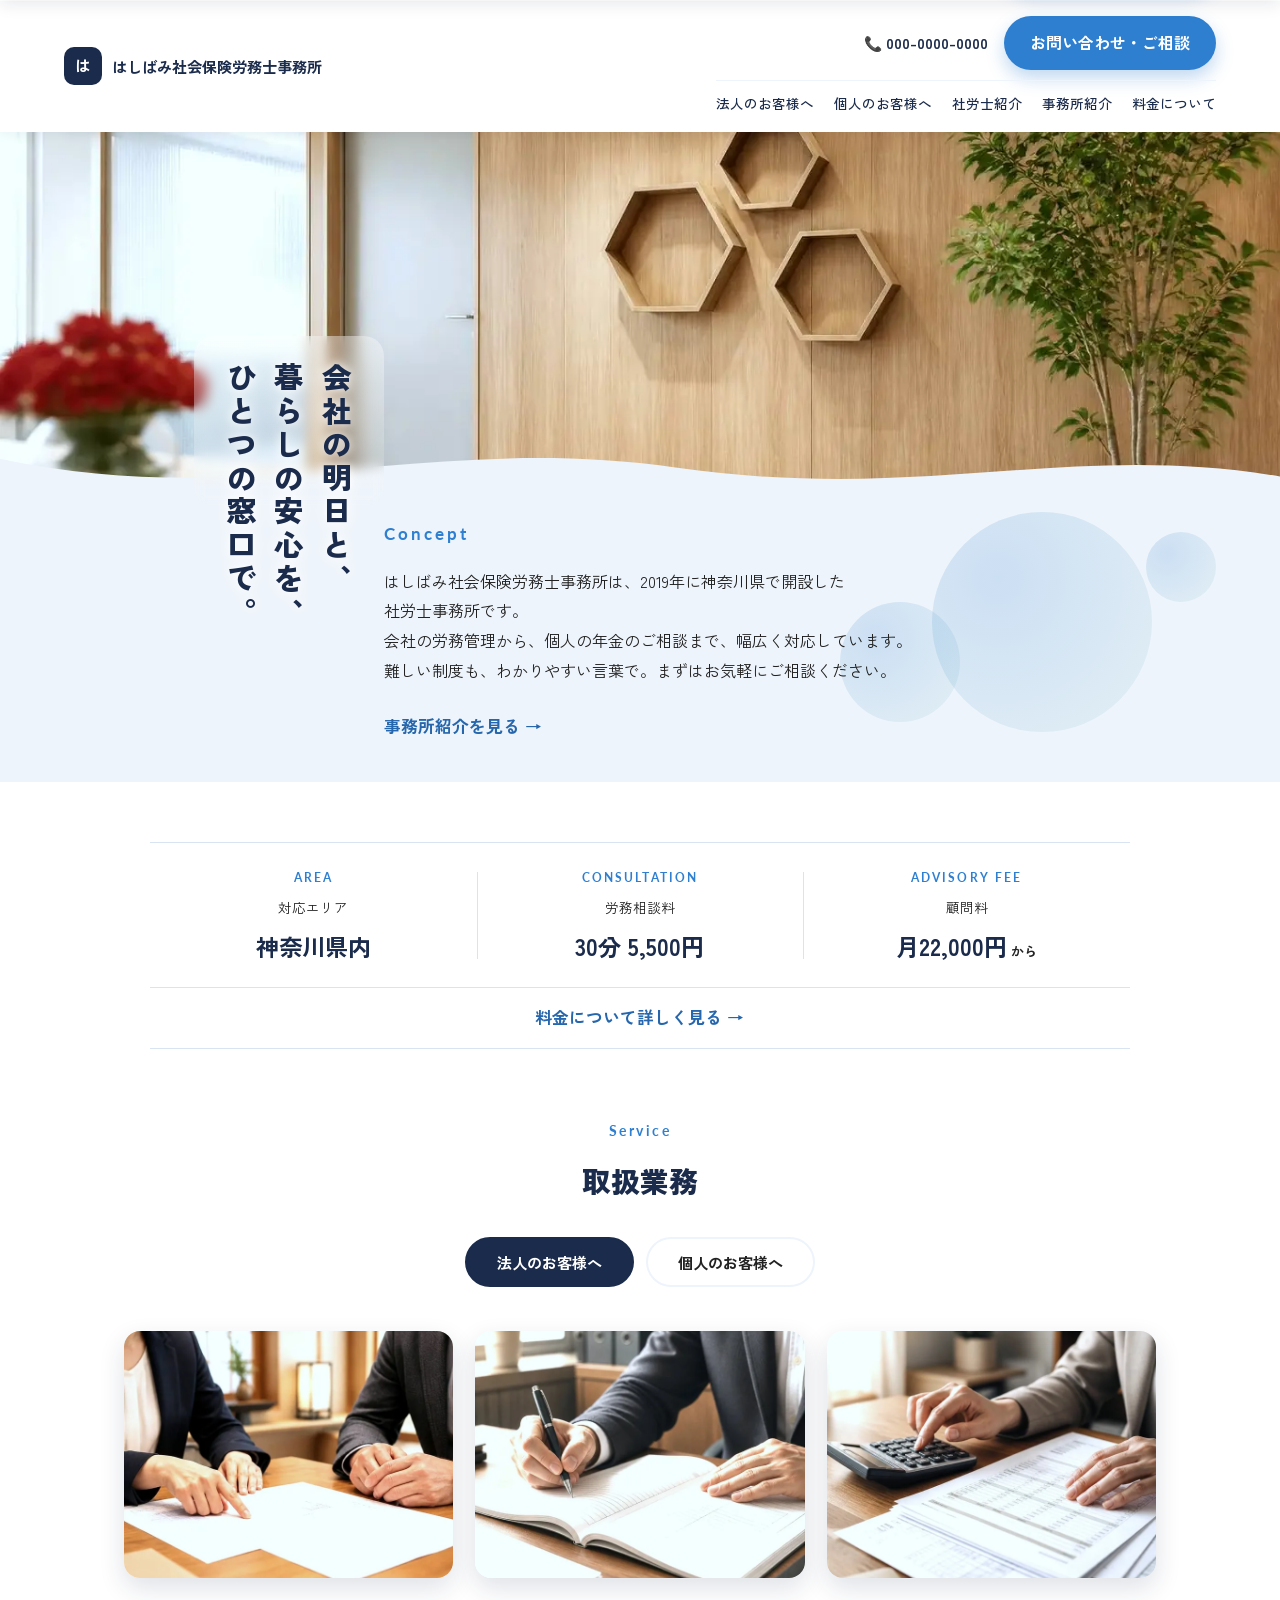
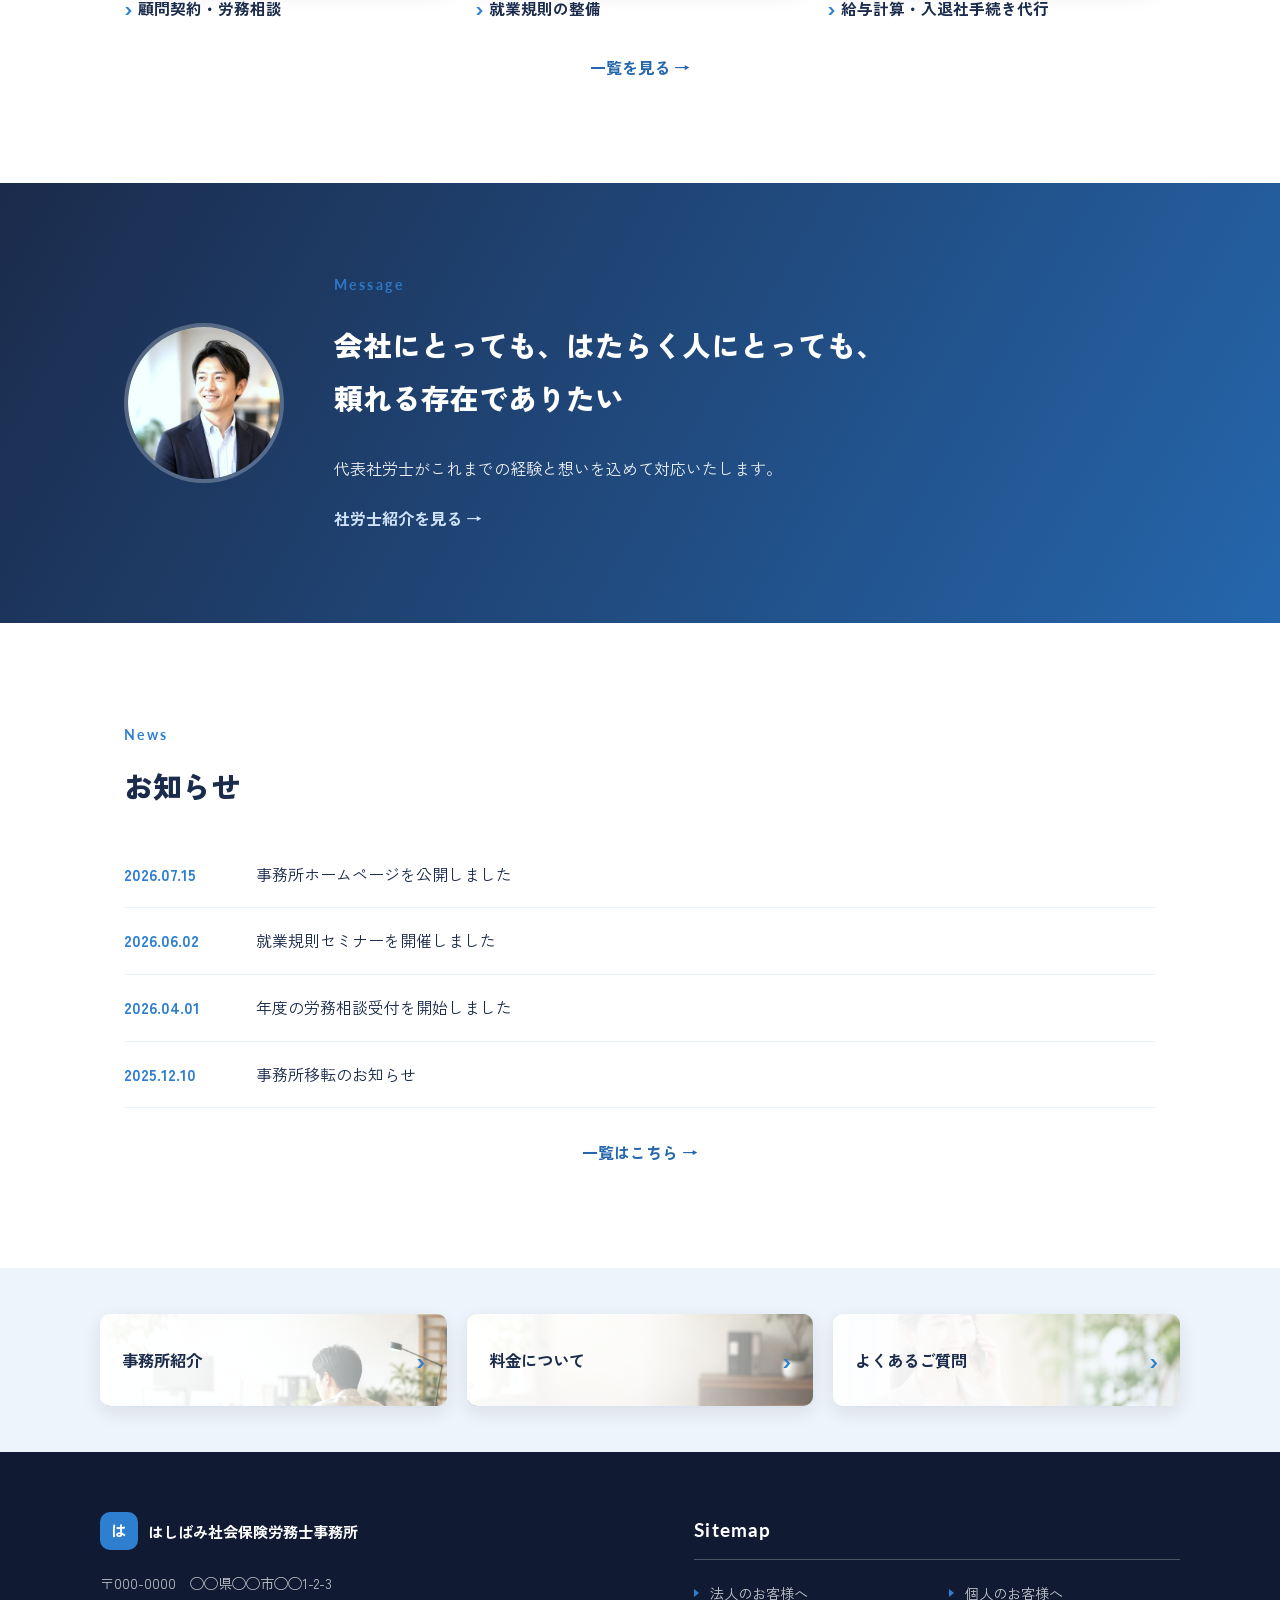
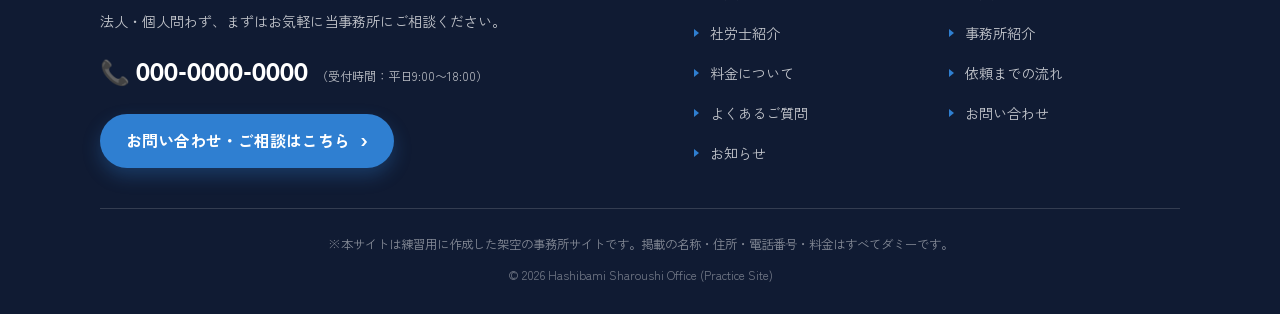
<file: index.html>
<!DOCTYPE html>
<html lang="ja">
<head>
<meta charset="UTF-8">
<meta name="viewport" content="width=device-width, initial-scale=1.0">
<title>はしばみ社会保険労務士事務所｜会社の明日と、暮らしの安心を、ひとつの窓口で。</title>
<meta name="description" content="法人の労務相談から、個人の年金・障害年金のご相談まで。「はしばみ」の名に込めた、橋渡しの心でサポートする社会保険労務士事務所です。（本サイトは練習用に作成した架空の事務所サイトです）">
<!-- OGP / favicon -->
<link rel="icon" type="image/png" sizes="32x32" href="favicon-32.png">
<link rel="apple-touch-icon" href="apple-touch-icon.png">
<meta property="og:type" content="website">
<meta property="og:site_name" content="はしばみ社会保険労務士事務所">
<meta property="og:title" content="はしばみ社会保険労務士事務所｜会社の明日と、暮らしの安心を、ひとつの窓口で。">
<meta property="og:description" content="法人の労務相談から、個人の年金・障害年金のご相談まで。「はしばみ」の名に込めた、橋渡しの心でサポートする社会保険労務士事務所です。（本サイトは練習用に作成した架空の事務所サイトです）">
<meta property="og:url" content="https://katsumi-h.github.io/hashibami-sharoushi-site/">
<meta property="og:image" content="https://katsumi-h.github.io/hashibami-sharoushi-site/images/ogp.jpg">
<meta property="og:locale" content="ja_JP">
<meta name="twitter:card" content="summary_large_image">
<!-- /OGP -->
<link rel="preconnect" href="https://fonts.googleapis.com">
<link href="https://fonts.googleapis.com/css2?family=Zen+Kaku+Gothic+New:wght@400;500;700;900&family=Lato:wght@400;700;900&display=swap" rel="stylesheet">
<link rel="stylesheet" href="style.css">
</head>
<body>

<header class="site-header">
  <div class="header-inner">
    <a href="index.html" class="logo">
      <span class="logo-mark">は</span>
      <span class="logo-text">はしばみ社会保険労務士事務所</span>
    </a>
    <div class="header-right">
      <div class="header-top-row">
        <span class="tel">📞 000-0000-0000</span>
        <a href="contact.html" class="btn btn-primary">お問い合わせ・ご相談</a>
      </div>
      <nav class="nav" id="nav">
        <a href="corporate.html">法人のお客様へ</a>
        <a href="personal.html">個人のお客様へ</a>
        <a href="staff.html">社労士紹介</a>
        <a href="about.html">事務所紹介</a>
        <a href="pricing.html">料金について</a>
      </nav>
    </div>
    <button class="hamburger" id="hamburger" aria-label="メニューを開く" aria-expanded="false">
      <span></span><span></span><span></span>
    </button>
  </div>
</header>

<header class="site-header-compact" id="stickyHeader">
  <div class="header-inner">
    <a href="index.html" class="logo">
      <span class="logo-mark">は</span>
      <span class="logo-text">はしばみ社会保険労務士事務所</span>
    </a>
    <nav class="nav" id="navCompact">
      <a href="corporate.html">法人のお客様へ</a>
      <a href="personal.html">個人のお客様へ</a>
      <a href="staff.html">社労士紹介</a>
      <a href="about.html">事務所紹介</a>
      <a href="pricing.html">料金について</a>
      <a href="contact.html" class="nav-sp-only">お問い合わせ</a>
    </nav>
    <a href="contact.html" class="btn btn-primary">お問い合わせ・ご相談</a>
    <button class="hamburger" id="hamburgerCompact" aria-label="メニューを開く" aria-expanded="false">
      <span></span><span></span><span></span>
    </button>
  </div>
</header>

<main>

  <!-- HERO + CONCEPT（1セクションに統合） -->
  <section class="hero">
    <div class="hero-photo-zone">
      <img src="images/hero-photo.webp" alt="はしばみ社会保険労務士事務所の受付イメージ" class="hero-photo">
      <h1 class="hero-title-sp">会社の明日と、<br>暮らしの安心を、<br>ひとつの窓口で。</h1>
    </div>
    <svg class="hero-wave" viewBox="0 0 1440 90" preserveAspectRatio="none">
      <path d="M0,30 C280,90 480,0 760,40 C1040,80 1200,10 1440,50 L1440,90 L0,90 Z"></path>
    </svg>

    <div class="hero-vertical" aria-hidden="true">
      <span>会社の明日と、<br>暮らしの安心を、<br>ひとつの窓口で。</span>
    </div>

    <div class="bubble b1"></div>
    <div class="bubble b2"></div>
    <div class="bubble b3"></div>
    <div class="hero-concept-inner">
      <p class="section-eyebrow">Concept</p>
      <p class="concept-text">
        はしばみ社会保険労務士事務所は、2019年に神奈川県で開設した社労士事務所です。<br>
        会社の労務管理から、個人の年金のご相談まで、幅広く対応しています。<br>
        難しい制度も、わかりやすい言葉で。まずはお気軽にご相談ください。
      </p>
      <a href="about.html" class="link-arrow">事務所紹介を見る →</a>
    </div>
  </section>

  <!-- TOP FACTS -->
  <section class="top-facts" aria-label="事務所の基本情報">
    <div class="top-facts-inner">
      <div class="top-fact">
        <p class="top-fact-en">Area</p>
        <p class="top-fact-label">対応エリア</p>
        <p class="top-fact-value">神奈川県内</p>
      </div>
      <div class="top-fact">
        <p class="top-fact-en">Consultation</p>
        <p class="top-fact-label">労務相談料</p>
        <p class="top-fact-value">30分 5,500円</p>
      </div>
      <div class="top-fact">
        <p class="top-fact-en">Advisory fee</p>
        <p class="top-fact-label">顧問料</p>
        <p class="top-fact-value">月22,000円<span>から</span></p>
      </div>
      <a href="pricing.html" class="top-facts-link">料金について詳しく見る →</a>
    </div>
  </section>

  <!-- SERVICE -->
  <section id="service-corp" class="service">
    <div class="section-inner">
      <p class="section-eyebrow center">Service</p>
      <h2 class="section-title center">取扱業務</h2>

      <div class="tabs" role="tablist">
        <button class="tab-btn is-active" id="tab-corp" data-target="panel-corp" role="tab" aria-selected="true">法人のお客様へ</button>
        <button class="tab-btn" id="tab-personal" data-target="panel-personal" role="tab" aria-selected="false">個人のお客様へ</button>
      </div>

      <div class="tab-panel is-active" id="panel-corp" role="tabpanel" aria-labelledby="tab-corp">
        <div class="service-grid">
          <div class="service-card">
            <div class="service-photo"><img src="images/service-corp-1.webp" alt="顧問契約・労務相談"></div>
            <a href="corporate.html" class="service-label"><span class="arrow-icon">›</span> 顧問契約・労務相談</a>
          </div>
          <div class="service-card">
            <div class="service-photo"><img src="images/service-corp-2.webp" alt="就業規則の整備"></div>
            <a href="corporate.html" class="service-label"><span class="arrow-icon">›</span> 就業規則の整備</a>
          </div>
          <div class="service-card">
            <div class="service-photo"><img src="images/service-corp-3.webp" alt="給与計算・入退社手続き代行"></div>
            <a href="corporate.html" class="service-label"><span class="arrow-icon">›</span> 給与計算・入退社手続き代行</a>
          </div>
        </div>
        <div class="service-more"><a href="corporate.html" class="link-arrow">一覧を見る →</a></div>
      </div>

      <div class="tab-panel" id="panel-personal" role="tabpanel" aria-labelledby="tab-personal">
        <div class="service-grid">
          <div class="service-card">
            <div class="service-photo"><img src="images/service-personal-1.webp" alt="年金のご相談"></div>
            <a href="personal.html" class="service-label"><span class="arrow-icon">›</span> 年金のご相談</a>
          </div>
          <div class="service-card">
            <div class="service-photo"><img src="images/service-personal-2.webp" alt="障害年金の申請サポート"></div>
            <a href="personal.html" class="service-label"><span class="arrow-icon">›</span> 障害年金の申請サポート</a>
          </div>
          <div class="service-card">
            <div class="service-photo"><img src="images/service-personal-3.webp" alt="退職後の手続きサポート"></div>
            <a href="personal.html" class="service-label"><span class="arrow-icon">›</span> 退職後の手続きサポート</a>
          </div>
        </div>
        <div class="service-more"><a href="personal.html" class="link-arrow">一覧を見る →</a></div>
      </div>
    </div>
  </section>

  <!-- 社労士紹介 -->
  <section class="profile">
    <div class="section-inner profile-inner">
      <div class="profile-avatar">
        <img src="images/profile-photo.webp" alt="代表社労士のイメージ写真">
      </div>
      <div class="profile-text">
        <p class="section-eyebrow">Message</p>
        <h2 class="section-title">会社にとっても、<br class="br-sp">はたらく人にとっても、<br>頼れる存在でありたい</h2>
        <p>代表社労士がこれまでの経験と想いを込めて<br class="br-sp">対応いたします。</p>
        <a href="staff.html" class="link-arrow">社労士紹介を見る →</a>
      </div>
    </div>
  </section>

  <!-- NEWS -->
  <section id="news" class="news">
    <div class="section-inner">
      <p class="section-eyebrow">News</p>
      <h2 class="section-title">お知らせ</h2>
      <ul class="news-list">
        <li><span class="news-date">2026.07.15</span><span>事務所ホームページを公開しました</span></li>
        <li><span class="news-date">2026.06.02</span><span>就業規則セミナーを開催しました</span></li>
        <li><span class="news-date">2026.04.01</span><span>年度の労務相談受付を開始しました</span></li>
        <li><span class="news-date">2025.12.10</span><span>事務所移転のお知らせ</span></li>
      </ul>
      <div class="service-more"><a href="news.html" class="link-arrow">一覧はこちら →</a></div>
    </div>
  </section>


</main>

<!-- FOOTER BANNERS -->
<section class="footer-banners">
  <div class="footer-banner-inner">
    <a href="about.html" class="footer-banner">
      <img src="images/about-photo.webp" alt="">
      <span class="footer-banner-label">事務所紹介</span>
      <span class="footer-banner-arrow">›</span>
    </a>
    <a href="pricing.html" class="footer-banner">
      <img src="images/pricing-photo.webp" alt="">
      <span class="footer-banner-label">料金について</span>
      <span class="footer-banner-arrow">›</span>
    </a>
    <a href="question.html" class="footer-banner">
      <img src="images/question-photo.webp" alt="">
      <span class="footer-banner-label">よくあるご質問</span>
      <span class="footer-banner-arrow">›</span>
    </a>
  </div>
</section>

<footer class="site-footer">
  <div class="footer-inner">
    <div class="footer-left">
      <div class="footer-logo">
        <span class="logo-mark">は</span>
        <span class="logo-text">はしばみ社会保険労務士事務所</span>
      </div>
      <p class="footer-address">〒000-0000　◯◯県◯◯市◯◯1-2-3</p>
      <p class="footer-lead">法人・個人問わず、<br class="br-sp">まずはお気軽に当事務所にご相談ください。</p>
      <p class="footer-tel">📞 000-0000-0000<span class="footer-hours">（受付時間：平日9:00〜18:00）</span></p>
      <a href="contact.html" class="btn btn-primary footer-cta">お問い合わせ・ご相談はこちら<span class="arrow">›</span></a>
    </div>
    <div class="footer-right">
      <p class="footer-sitemap-title">Sitemap</p>
      <nav class="footer-sitemap">
        <a href="corporate.html">法人のお客様へ</a>
        <a href="personal.html">個人のお客様へ</a>
        <a href="staff.html">社労士紹介</a>
        <a href="about.html">事務所紹介</a>
        <a href="pricing.html">料金について</a>
        <a href="flow.html">依頼までの流れ</a>
        <a href="question.html">よくあるご質問</a>
        <a href="contact.html">お問い合わせ</a>
        <a href="news.html">お知らせ</a>
      </nav>
    </div>
  </div>
  <div class="footer-bottom">
    <p class="footer-note">※本サイトは練習用に作成した架空の事務所サイトです。掲載の名称・住所・電話番号・料金はすべてダミーです。</p>
    <p class="footer-copyright">© 2026 Hashibami Sharoushi Office (Practice Site)</p>
  </div>
</footer>

<script src="script.js"></script>
</body>
</html>
</file>
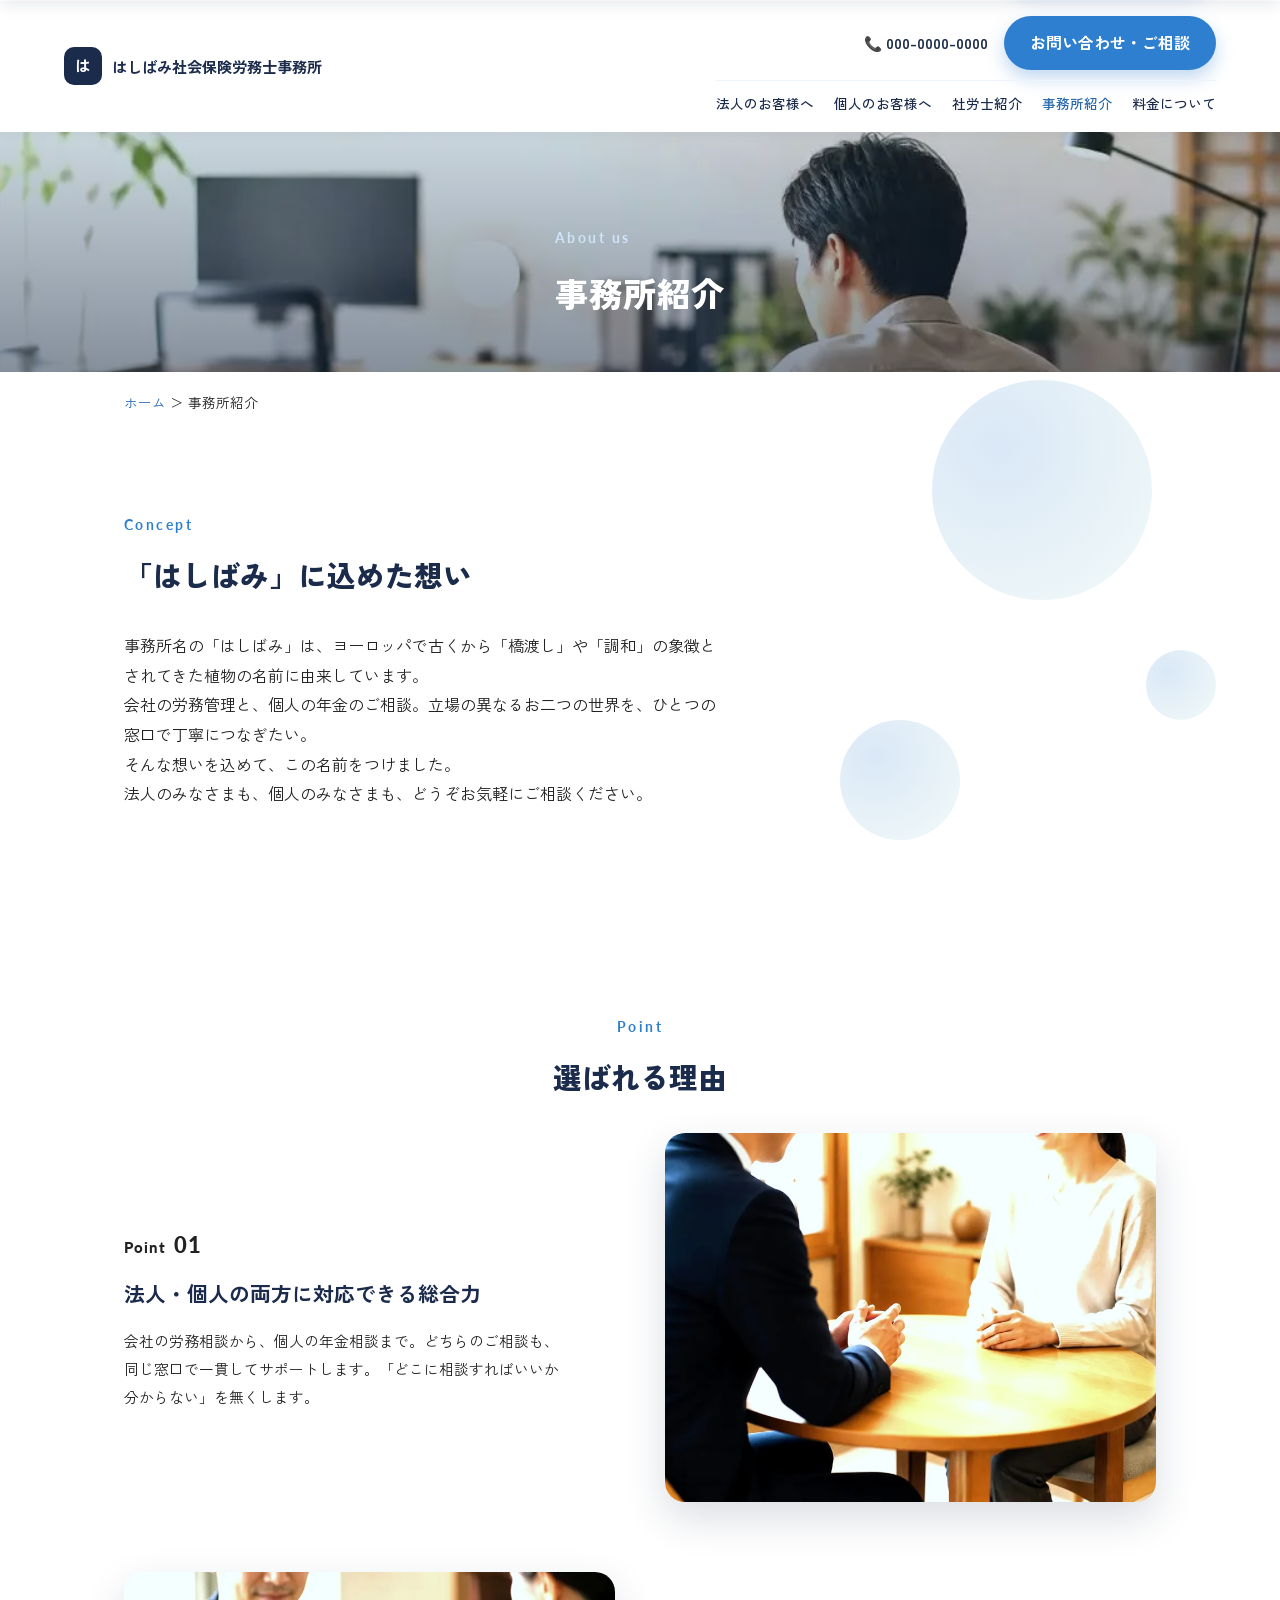
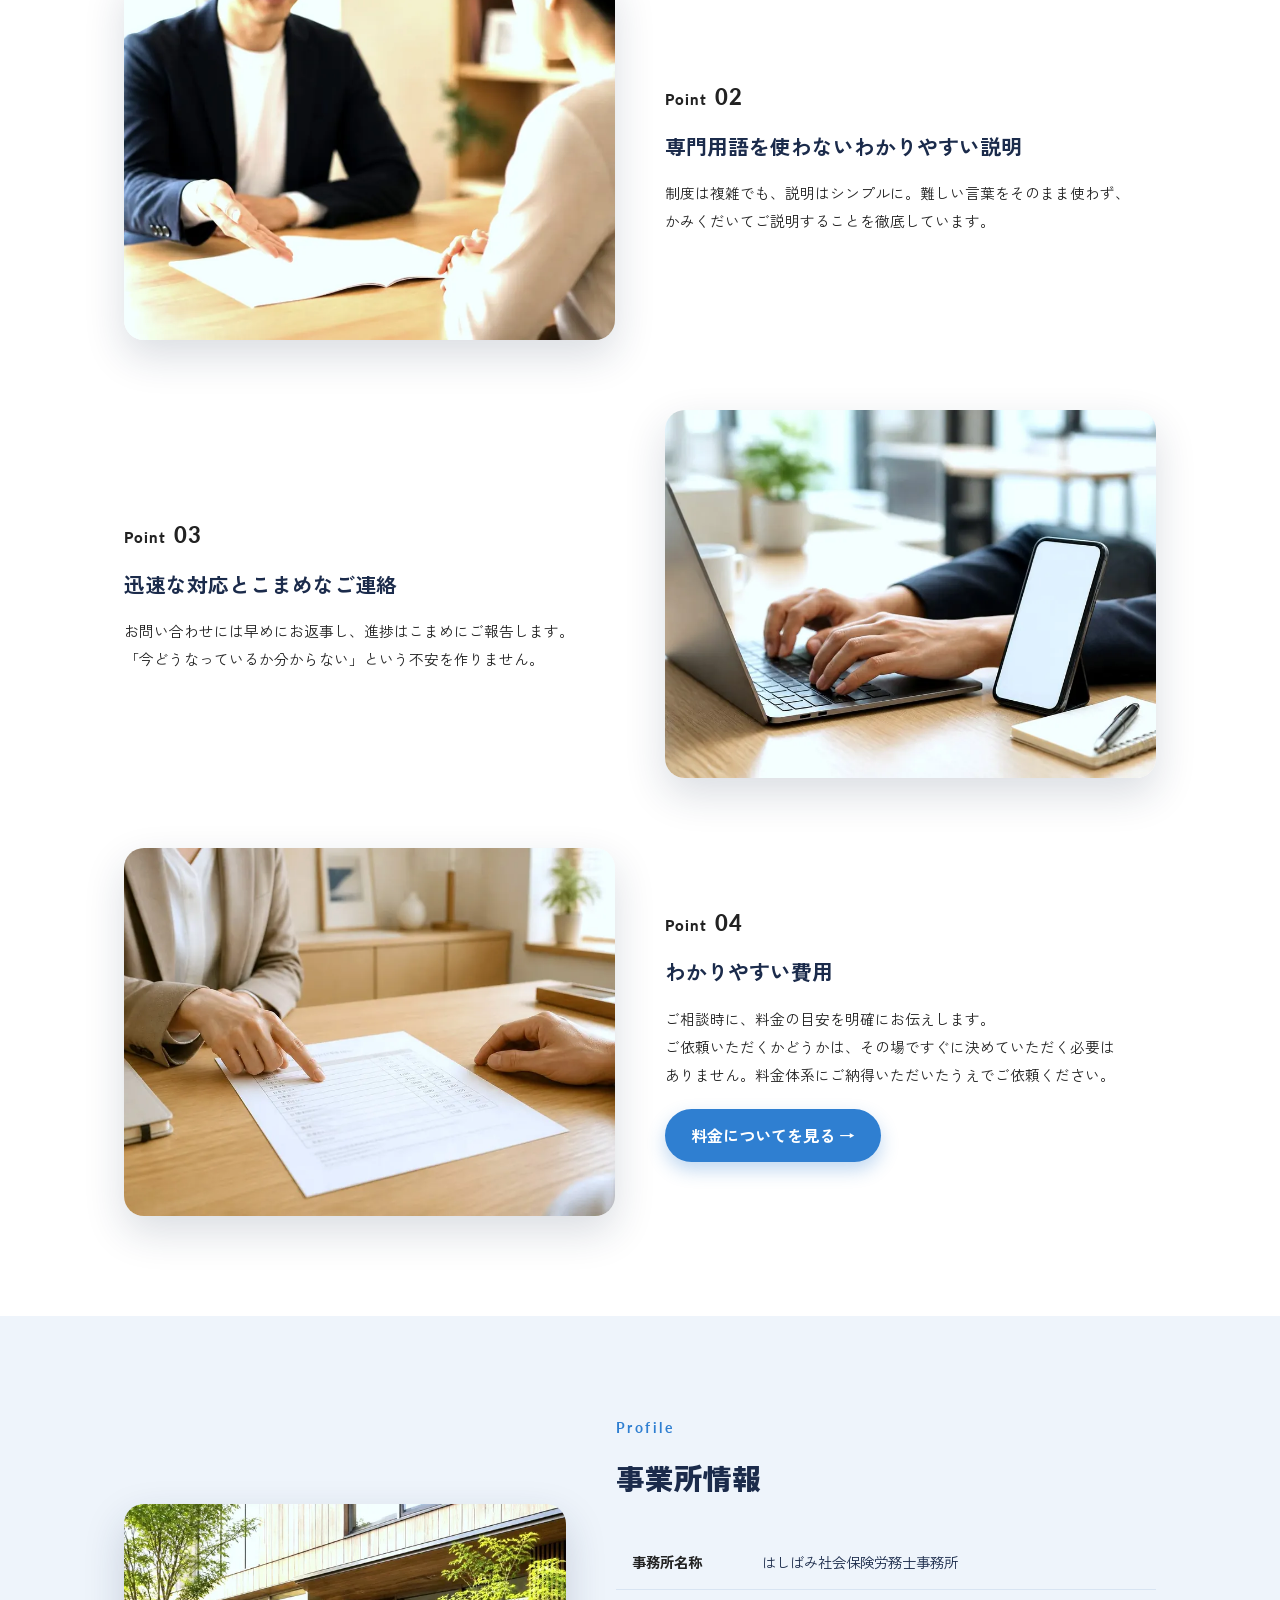
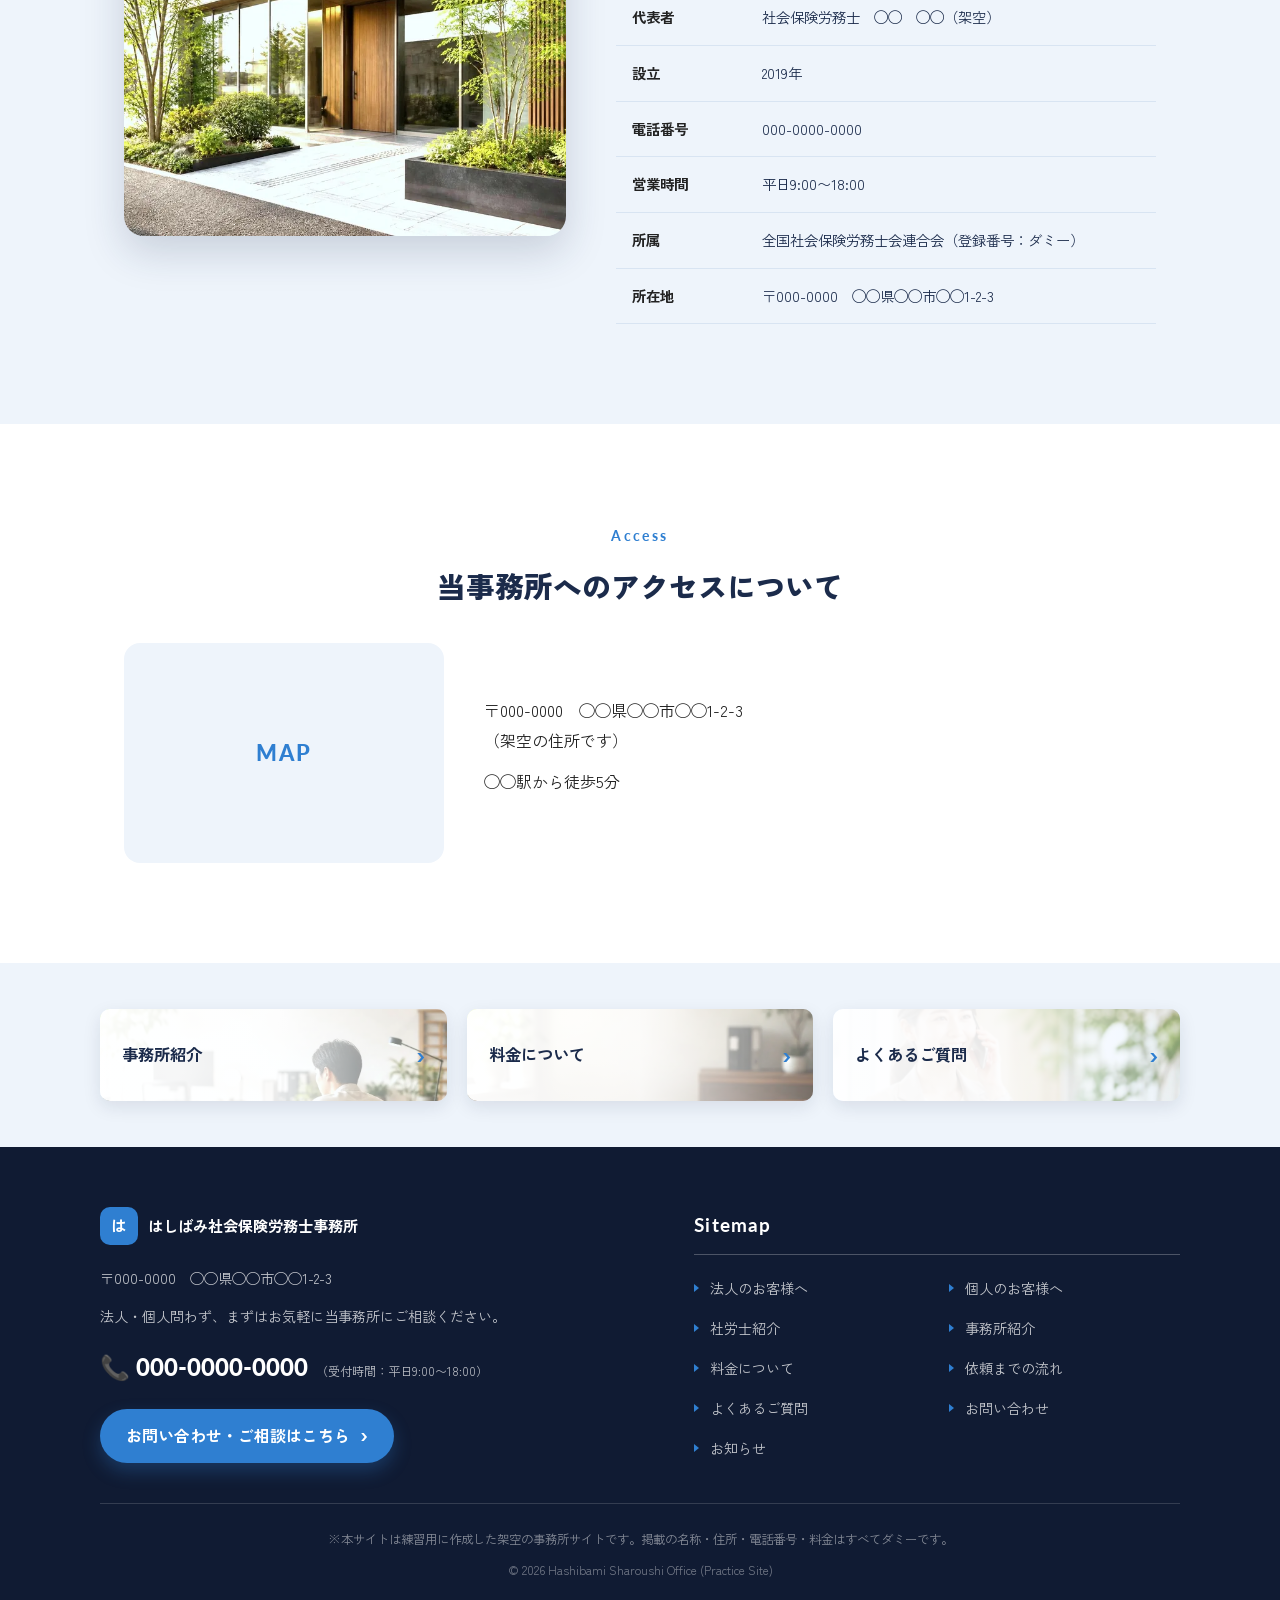
<file: about.html>
<!DOCTYPE html>
<html lang="ja">
<head>
<meta charset="UTF-8">
<meta name="viewport" content="width=device-width, initial-scale=1.0">
<title>事務所紹介｜はしばみ社会保険労務士事務所</title>
<meta name="description" content="はしばみ社会保険労務士事務所の由来・強み・事業所情報のご案内です。（本サイトは練習用に作成した架空の事務所サイトです）">
<!-- OGP / favicon -->
<link rel="icon" type="image/png" sizes="32x32" href="favicon-32.png">
<link rel="apple-touch-icon" href="apple-touch-icon.png">
<meta property="og:type" content="article">
<meta property="og:site_name" content="はしばみ社会保険労務士事務所">
<meta property="og:title" content="事務所紹介｜はしばみ社会保険労務士事務所">
<meta property="og:description" content="はしばみ社会保険労務士事務所の由来・強み・事業所情報のご案内です。（本サイトは練習用に作成した架空の事務所サイトです）">
<meta property="og:url" content="https://katsumi-h.github.io/hashibami-sharoushi-site/about.html">
<meta property="og:image" content="https://katsumi-h.github.io/hashibami-sharoushi-site/images/ogp.jpg">
<meta property="og:locale" content="ja_JP">
<meta name="twitter:card" content="summary_large_image">
<!-- /OGP -->
<link rel="preconnect" href="https://fonts.googleapis.com">
<link href="https://fonts.googleapis.com/css2?family=Zen+Kaku+Gothic+New:wght@400;500;700;900&family=Lato:wght@400;700;900&display=swap" rel="stylesheet">
<link rel="stylesheet" href="style.css">
</head>
<body>

<header class="site-header">
  <div class="header-inner">
    <a href="index.html" class="logo">
      <span class="logo-mark">は</span>
      <span class="logo-text">はしばみ社会保険労務士事務所</span>
    </a>
    <div class="header-right">
      <div class="header-top-row">
        <span class="tel">📞 000-0000-0000</span>
        <a href="contact.html" class="btn btn-primary">お問い合わせ・ご相談</a>
      </div>
      <nav class="nav" id="nav">
        <a href="corporate.html">法人のお客様へ</a>
        <a href="personal.html">個人のお客様へ</a>
        <a href="staff.html">社労士紹介</a>
        <a href="about.html" class="is-current">事務所紹介</a>
        <a href="pricing.html">料金について</a>
      </nav>
    </div>
    <button class="hamburger" id="hamburger" aria-label="メニューを開く" aria-expanded="false">
      <span></span><span></span><span></span>
    </button>
  </div>
</header>

<header class="site-header-compact" id="stickyHeader">
  <div class="header-inner">
    <a href="index.html" class="logo">
      <span class="logo-mark">は</span>
      <span class="logo-text">はしばみ社会保険労務士事務所</span>
    </a>
    <nav class="nav" id="navCompact">
      <a href="corporate.html">法人のお客様へ</a>
      <a href="personal.html">個人のお客様へ</a>
      <a href="staff.html">社労士紹介</a>
      <a href="about.html" class="is-current">事務所紹介</a>
      <a href="pricing.html">料金について</a>
      <a href="contact.html" class="nav-sp-only">お問い合わせ</a>
    </nav>
    <a href="contact.html" class="btn btn-primary">お問い合わせ・ご相談</a>
    <button class="hamburger" id="hamburgerCompact" aria-label="メニューを開く" aria-expanded="false">
      <span></span><span></span><span></span>
    </button>
  </div>
</header>

<main>

  <section class="page-title-photo">
    <img src="images/about-photo.webp" alt="事務所内で働くイメージ" class="bg-photo">
    <div class="bg-overlay" aria-hidden="true"></div>
    <div class="section-inner">
      <p class="section-eyebrow">About us</p>
      <h1 class="page-title-h1">事務所紹介</h1>
    </div>
  </section>

  <div class="breadcrumb">
    <div class="section-inner"><a href="index.html">ホーム</a> ＞ 事務所紹介</div>
  </div>

  <!-- CONCEPT -->
  <section class="concept about-concept">
    <div class="bubble b1"></div>
    <div class="bubble b2"></div>
    <div class="bubble b3"></div>
    <div class="section-inner concept-inner">
      <p class="section-eyebrow">Concept</p>
      <h2 class="section-title">「はしばみ」に込めた想い</h2>
      <p class="concept-text">
        事務所名の「はしばみ」は、ヨーロッパで古くから「橋渡し」や「調和」の象徴とされてきた植物の名前に由来しています。<br>
        会社の労務管理と、個人の年金のご相談。立場の異なるお二つの世界を、ひとつの窓口で丁寧につなぎたい。<br>
        そんな想いを込めて、この名前をつけました。<br>
        法人のみなさまも、個人のみなさまも、どうぞお気軽にご相談ください。
      </p>
    </div>
  </section>

  <!-- POINTS -->
  <section class="points">
    <div class="section-inner">
      <p class="section-eyebrow center">Point</p>
      <h2 class="section-title center">選ばれる理由</h2>
      <div class="points-list">
        <div class="point-row">
          <div class="point-text">
            <p class="point-eyebrow">Point <span class="point-num">01</span></p>
            <h3>法人・個人の両方に対応できる総合力</h3>
            <p>会社の労務相談から、個人の年金相談まで。どちらのご相談も、同じ窓口で一貫してサポートします。「どこに相談すればいいか分からない」を無くします。</p>
          </div>
          <div class="point-photo"><img src="images/point-1.webp" alt="法人・個人どちらのご相談にも対応するイメージ"></div>
        </div>
        <div class="point-row">
          <div class="point-text">
            <p class="point-eyebrow">Point <span class="point-num">02</span></p>
            <h3>専門用語を使わないわかりやすい説明</h3>
            <p>制度は複雑でも、説明はシンプルに。難しい言葉をそのまま使わず、かみくだいてご説明することを徹底しています。</p>
          </div>
          <div class="point-photo"><img src="images/point-2.webp" alt="わかりやすく説明するイメージ"></div>
        </div>
        <div class="point-row">
          <div class="point-text">
            <p class="point-eyebrow">Point <span class="point-num">03</span></p>
            <h3>迅速な対応とこまめなご連絡</h3>
            <p>お問い合わせには早めにお返事し、進捗はこまめにご報告します。「今どうなっているか分からない」という不安を作りません。</p>
          </div>
          <div class="point-photo"><img src="images/point-3.webp" alt="迅速に対応するイメージ"></div>
        </div>
        <div class="point-row">
          <div class="point-text">
            <p class="point-eyebrow">Point <span class="point-num">04</span></p>
            <h3>わかりやすい費用</h3>
            <p>ご相談時に、料金の目安を明確にお伝えします。ご依頼いただくかどうかは、その場ですぐに決めていただく必要はありません。料金体系にご納得いただいたうえでご依頼ください。</p>
            <a href="pricing.html" class="btn btn-primary point-cta">料金についてを見る →</a>
          </div>
          <div class="point-photo"><img src="images/point-4.webp" alt="わかりやすい費用のイメージ"></div>
        </div>
      </div>
    </div>
  </section>

  <!-- OFFICE INFO -->
  <section class="office-info">
    <div class="section-inner office-info-inner">
      <div class="office-visual">
        <img src="images/office-photo.webp" alt="事務所外観のイメージ">
      </div>
      <div class="office-table-wrap">
        <p class="section-eyebrow">Profile</p>
        <h2 class="section-title">事業所情報</h2>
        <table class="office-table">
          <tr><th>事務所名称</th><td>はしばみ社会保険労務士事務所</td></tr>
          <tr><th>代表者</th><td>社会保険労務士　◯◯　◯◯（架空）</td></tr>
          <tr><th>設立</th><td>2019年</td></tr>
          <tr><th>電話番号</th><td>000-0000-0000</td></tr>
          <tr><th>営業時間</th><td>平日9:00〜18:00</td></tr>
          <tr><th>所属</th><td>全国社会保険労務士会連合会（登録番号：ダミー）</td></tr>
          <tr><th>所在地</th><td>〒000-0000　◯◯県◯◯市◯◯1-2-3</td></tr>
        </table>
      </div>
    </div>
  </section>

  <!-- ACCESS -->
  <section class="access">
    <div class="section-inner">
      <p class="section-eyebrow center">Access</p>
      <h2 class="section-title center">当事務所へのアクセスについて</h2>
      <div class="access-inner">
        <div class="access-map" aria-hidden="true">MAP</div>
        <div class="access-text">
          <p>〒000-0000　◯◯県◯◯市◯◯1-2-3<br>（架空の住所です）</p>
          <p>◯◯駅から徒歩5分</p>
        </div>
      </div>
    </div>
  </section>


</main>

<!-- FOOTER BANNERS -->
<section class="footer-banners">
  <div class="footer-banner-inner">
    <a href="about.html" class="footer-banner">
      <img src="images/about-photo.webp" alt="">
      <span class="footer-banner-label">事務所紹介</span>
      <span class="footer-banner-arrow">›</span>
    </a>
    <a href="pricing.html" class="footer-banner">
      <img src="images/pricing-photo.webp" alt="">
      <span class="footer-banner-label">料金について</span>
      <span class="footer-banner-arrow">›</span>
    </a>
    <a href="question.html" class="footer-banner">
      <img src="images/question-photo.webp" alt="">
      <span class="footer-banner-label">よくあるご質問</span>
      <span class="footer-banner-arrow">›</span>
    </a>
  </div>
</section>

<footer class="site-footer">
  <div class="footer-inner">
    <div class="footer-left">
      <div class="footer-logo">
        <span class="logo-mark">は</span>
        <span class="logo-text">はしばみ社会保険労務士事務所</span>
      </div>
      <p class="footer-address">〒000-0000　◯◯県◯◯市◯◯1-2-3</p>
      <p class="footer-lead">法人・個人問わず、<br class="br-sp">まずはお気軽に当事務所にご相談ください。</p>
      <p class="footer-tel">📞 000-0000-0000<span class="footer-hours">（受付時間：平日9:00〜18:00）</span></p>
      <a href="contact.html" class="btn btn-primary footer-cta">お問い合わせ・ご相談はこちら<span class="arrow">›</span></a>
    </div>
    <div class="footer-right">
      <p class="footer-sitemap-title">Sitemap</p>
      <nav class="footer-sitemap">
        <a href="corporate.html">法人のお客様へ</a>
        <a href="personal.html">個人のお客様へ</a>
        <a href="staff.html">社労士紹介</a>
        <a href="about.html">事務所紹介</a>
        <a href="pricing.html">料金について</a>
        <a href="flow.html">依頼までの流れ</a>
        <a href="question.html">よくあるご質問</a>
        <a href="contact.html">お問い合わせ</a>
        <a href="news.html">お知らせ</a>
      </nav>
    </div>
  </div>
  <div class="footer-bottom">
    <p class="footer-note">※本サイトは練習用に作成した架空の事務所サイトです。掲載の名称・住所・電話番号・料金はすべてダミーです。</p>
    <p class="footer-copyright">© 2026 Hashibami Sharoushi Office (Practice Site)</p>
  </div>
</footer>

<script src="script.js"></script>
</body>
</html>
</file>
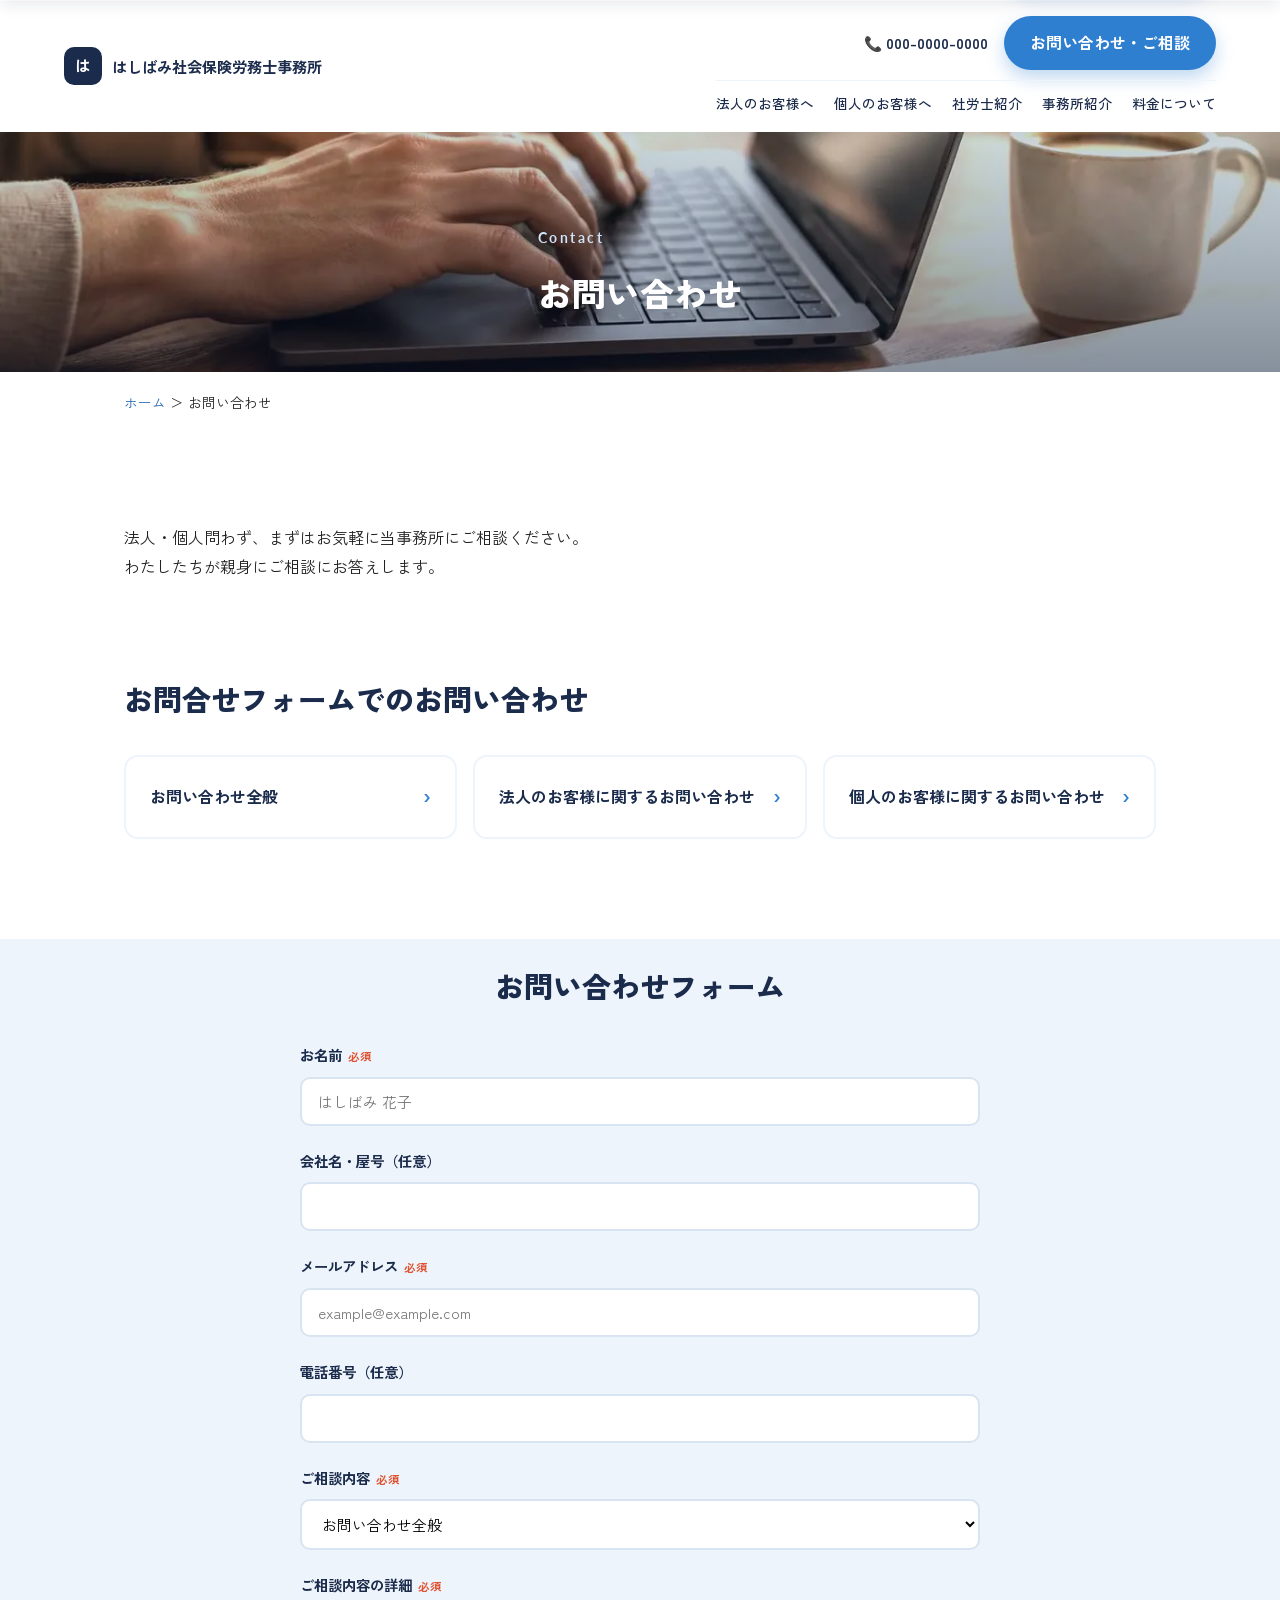
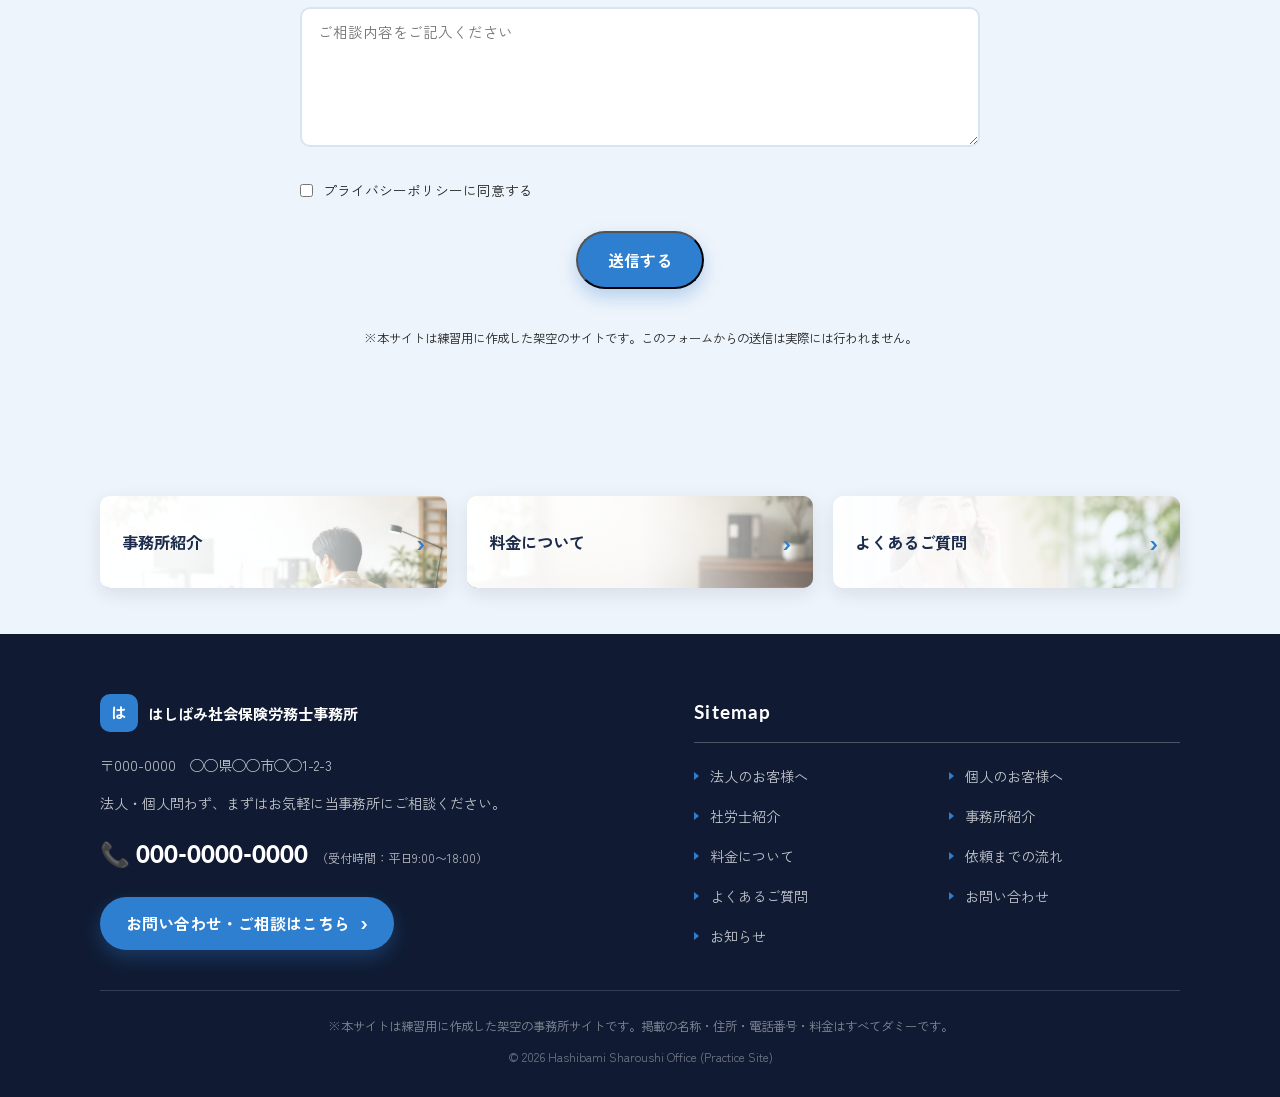
<file: contact.html>
<!DOCTYPE html>
<html lang="ja">
<head>
<meta charset="UTF-8">
<meta name="viewport" content="width=device-width, initial-scale=1.0">
<title>お問い合わせ｜はしばみ社会保険労務士事務所</title>
<meta name="description" content="はしばみ社会保険労務士事務所へのお問い合わせページです。法人・個人問わず、まずはお気軽にご相談ください。（本サイトは練習用に作成した架空の事務所サイトです）">
<!-- OGP / favicon -->
<link rel="icon" type="image/png" sizes="32x32" href="favicon-32.png">
<link rel="apple-touch-icon" href="apple-touch-icon.png">
<meta property="og:type" content="article">
<meta property="og:site_name" content="はしばみ社会保険労務士事務所">
<meta property="og:title" content="お問い合わせ｜はしばみ社会保険労務士事務所">
<meta property="og:description" content="はしばみ社会保険労務士事務所へのお問い合わせページです。法人・個人問わず、まずはお気軽にご相談ください。（本サイトは練習用に作成した架空の事務所サイトです）">
<meta property="og:url" content="https://katsumi-h.github.io/hashibami-sharoushi-site/contact.html">
<meta property="og:image" content="https://katsumi-h.github.io/hashibami-sharoushi-site/images/ogp.jpg">
<meta property="og:locale" content="ja_JP">
<meta name="twitter:card" content="summary_large_image">
<!-- /OGP -->
<link rel="preconnect" href="https://fonts.googleapis.com">
<link href="https://fonts.googleapis.com/css2?family=Zen+Kaku+Gothic+New:wght@400;500;700;900&family=Lato:wght@400;700;900&display=swap" rel="stylesheet">
<link rel="stylesheet" href="style.css">
</head>
<body>

<header class="site-header">
  <div class="header-inner">
    <a href="index.html" class="logo">
      <span class="logo-mark">は</span>
      <span class="logo-text">はしばみ社会保険労務士事務所</span>
    </a>
    <div class="header-right">
      <div class="header-top-row">
        <span class="tel">📞 000-0000-0000</span>
        <a href="contact.html" class="btn btn-primary">お問い合わせ・ご相談</a>
      </div>
      <nav class="nav" id="nav">
        <a href="corporate.html">法人のお客様へ</a>
        <a href="personal.html">個人のお客様へ</a>
        <a href="staff.html">社労士紹介</a>
        <a href="about.html">事務所紹介</a>
        <a href="pricing.html">料金について</a>
      </nav>
    </div>
    <button class="hamburger" id="hamburger" aria-label="メニューを開く" aria-expanded="false">
      <span></span><span></span><span></span>
    </button>
  </div>
</header>

<header class="site-header-compact" id="stickyHeader">
  <div class="header-inner">
    <a href="index.html" class="logo">
      <span class="logo-mark">は</span>
      <span class="logo-text">はしばみ社会保険労務士事務所</span>
    </a>
    <nav class="nav" id="navCompact">
      <a href="corporate.html">法人のお客様へ</a>
      <a href="personal.html">個人のお客様へ</a>
      <a href="staff.html">社労士紹介</a>
      <a href="about.html">事務所紹介</a>
      <a href="pricing.html">料金について</a>
      <a href="contact.html" class="nav-sp-only">お問い合わせ</a>
    </nav>
    <a href="contact.html" class="btn btn-primary">お問い合わせ・ご相談</a>
    <button class="hamburger" id="hamburgerCompact" aria-label="メニューを開く" aria-expanded="false">
      <span></span><span></span><span></span>
    </button>
  </div>
</header>

<main>

  <section class="page-title-photo">
    <img src="images/contact-photo.webp" alt="お問い合わせイメージ" class="bg-photo">
    <div class="bg-overlay" aria-hidden="true"></div>
    <div class="section-inner">
      <p class="section-eyebrow">Contact</p>
      <h1 class="page-title-h1">お問い合わせ</h1>
    </div>
  </section>

  <div class="breadcrumb">
    <div class="section-inner"><a href="index.html">ホーム</a> ＞ お問い合わせ</div>
  </div>

  <!-- LEAD -->
  <section class="worry-section" style="padding-bottom: 0;">
    <div class="section-inner">
      <p class="worry-lead" style="margin-bottom: 0;">
        法人・個人問わず、<br class="br-sp">まずはお気軽に当事務所にご相談ください。<br>
        わたしたちが親身にご相談にお答えします。
      </p>
    </div>
  </section>

  <!-- TOPIC BUTTONS -->
  <section class="worry-section">
    <div class="section-inner">
      <h2 class="section-title">お問合せフォームでの<br class="br-sp">お問い合わせ</h2>
      <div class="contact-topics">
        <a href="#contact-form" class="contact-topic-btn">お問い合わせ全般 <span class="arrow">›</span></a>
        <a href="#contact-form" class="contact-topic-btn">法人のお客様に関するお問い合わせ <span class="arrow">›</span></a>
        <a href="#contact-form" class="contact-topic-btn">個人のお客様に関するお問い合わせ <span class="arrow">›</span></a>
      </div>
    </div>
  </section>

  <!-- FORM -->
  <!-- 本サイトは練習用の静的サイトのため、フォームは実際には送信されません -->
  <section id="contact-form" class="contact-form-section">
    <div class="section-inner">
      <h2 class="section-title">お問い合わせフォーム</h2>
      <form class="contact-form" onsubmit="return false;">
        <div class="form-row">
          <label for="f-name">お名前<span class="required">必須</span></label>
          <input type="text" id="f-name" name="name" placeholder="はしばみ 花子">
        </div>
        <div class="form-row">
          <label for="f-company">会社名・屋号（任意）</label>
          <input type="text" id="f-company" name="company">
        </div>
        <div class="form-row">
          <label for="f-email">メールアドレス<span class="required">必須</span></label>
          <input type="email" id="f-email" name="email" placeholder="example@example.com">
        </div>
        <div class="form-row">
          <label for="f-tel">電話番号（任意）</label>
          <input type="tel" id="f-tel" name="tel">
        </div>
        <div class="form-row">
          <label for="f-type">ご相談内容<span class="required">必須</span></label>
          <select id="f-type" name="type">
            <option>お問い合わせ全般</option>
            <option>法人のお客様に関するお問い合わせ</option>
            <option>個人のお客様に関するお問い合わせ</option>
          </select>
        </div>
        <div class="form-row">
          <label for="f-message">ご相談内容の詳細<span class="required">必須</span></label>
          <textarea id="f-message" name="message" placeholder="ご相談内容をご記入ください"></textarea>
        </div>
        <label class="form-consent">
          <input type="checkbox" name="consent">
          プライバシーポリシーに同意する
        </label>
        <div class="form-submit">
          <button type="submit" class="btn btn-primary btn-lg">送信する</button>
        </div>
        <p class="form-note">※本サイトは練習用に作成した架空のサイトです。このフォームからの送信は実際には行われません。</p>
      </form>
    </div>
  </section>

</main>

<!-- FOOTER BANNERS -->
<section class="footer-banners">
  <div class="footer-banner-inner">
    <a href="about.html" class="footer-banner">
      <img src="images/about-photo.webp" alt="">
      <span class="footer-banner-label">事務所紹介</span>
      <span class="footer-banner-arrow">›</span>
    </a>
    <a href="pricing.html" class="footer-banner">
      <img src="images/pricing-photo.webp" alt="">
      <span class="footer-banner-label">料金について</span>
      <span class="footer-banner-arrow">›</span>
    </a>
    <a href="question.html" class="footer-banner">
      <img src="images/question-photo.webp" alt="">
      <span class="footer-banner-label">よくあるご質問</span>
      <span class="footer-banner-arrow">›</span>
    </a>
  </div>
</section>

<footer class="site-footer">
  <div class="footer-inner">
    <div class="footer-left">
      <div class="footer-logo">
        <span class="logo-mark">は</span>
        <span class="logo-text">はしばみ社会保険労務士事務所</span>
      </div>
      <p class="footer-address">〒000-0000　◯◯県◯◯市◯◯1-2-3</p>
      <p class="footer-lead">法人・個人問わず、<br class="br-sp">まずはお気軽に当事務所にご相談ください。</p>
      <p class="footer-tel">📞 000-0000-0000<span class="footer-hours">（受付時間：平日9:00〜18:00）</span></p>
      <a href="contact.html" class="btn btn-primary footer-cta">お問い合わせ・ご相談はこちら<span class="arrow">›</span></a>
    </div>
    <div class="footer-right">
      <p class="footer-sitemap-title">Sitemap</p>
      <nav class="footer-sitemap">
        <a href="corporate.html">法人のお客様へ</a>
        <a href="personal.html">個人のお客様へ</a>
        <a href="staff.html">社労士紹介</a>
        <a href="about.html">事務所紹介</a>
        <a href="pricing.html">料金について</a>
        <a href="flow.html">依頼までの流れ</a>
        <a href="question.html">よくあるご質問</a>
        <a href="contact.html">お問い合わせ</a>
        <a href="news.html">お知らせ</a>
      </nav>
    </div>
  </div>
  <div class="footer-bottom">
    <p class="footer-note">※本サイトは練習用に作成した架空の事務所サイトです。掲載の名称・住所・電話番号・料金はすべてダミーです。</p>
    <p class="footer-copyright">© 2026 Hashibami Sharoushi Office (Practice Site)</p>
  </div>
</footer>

<script src="script.js"></script>
</body>
</html>
</file>
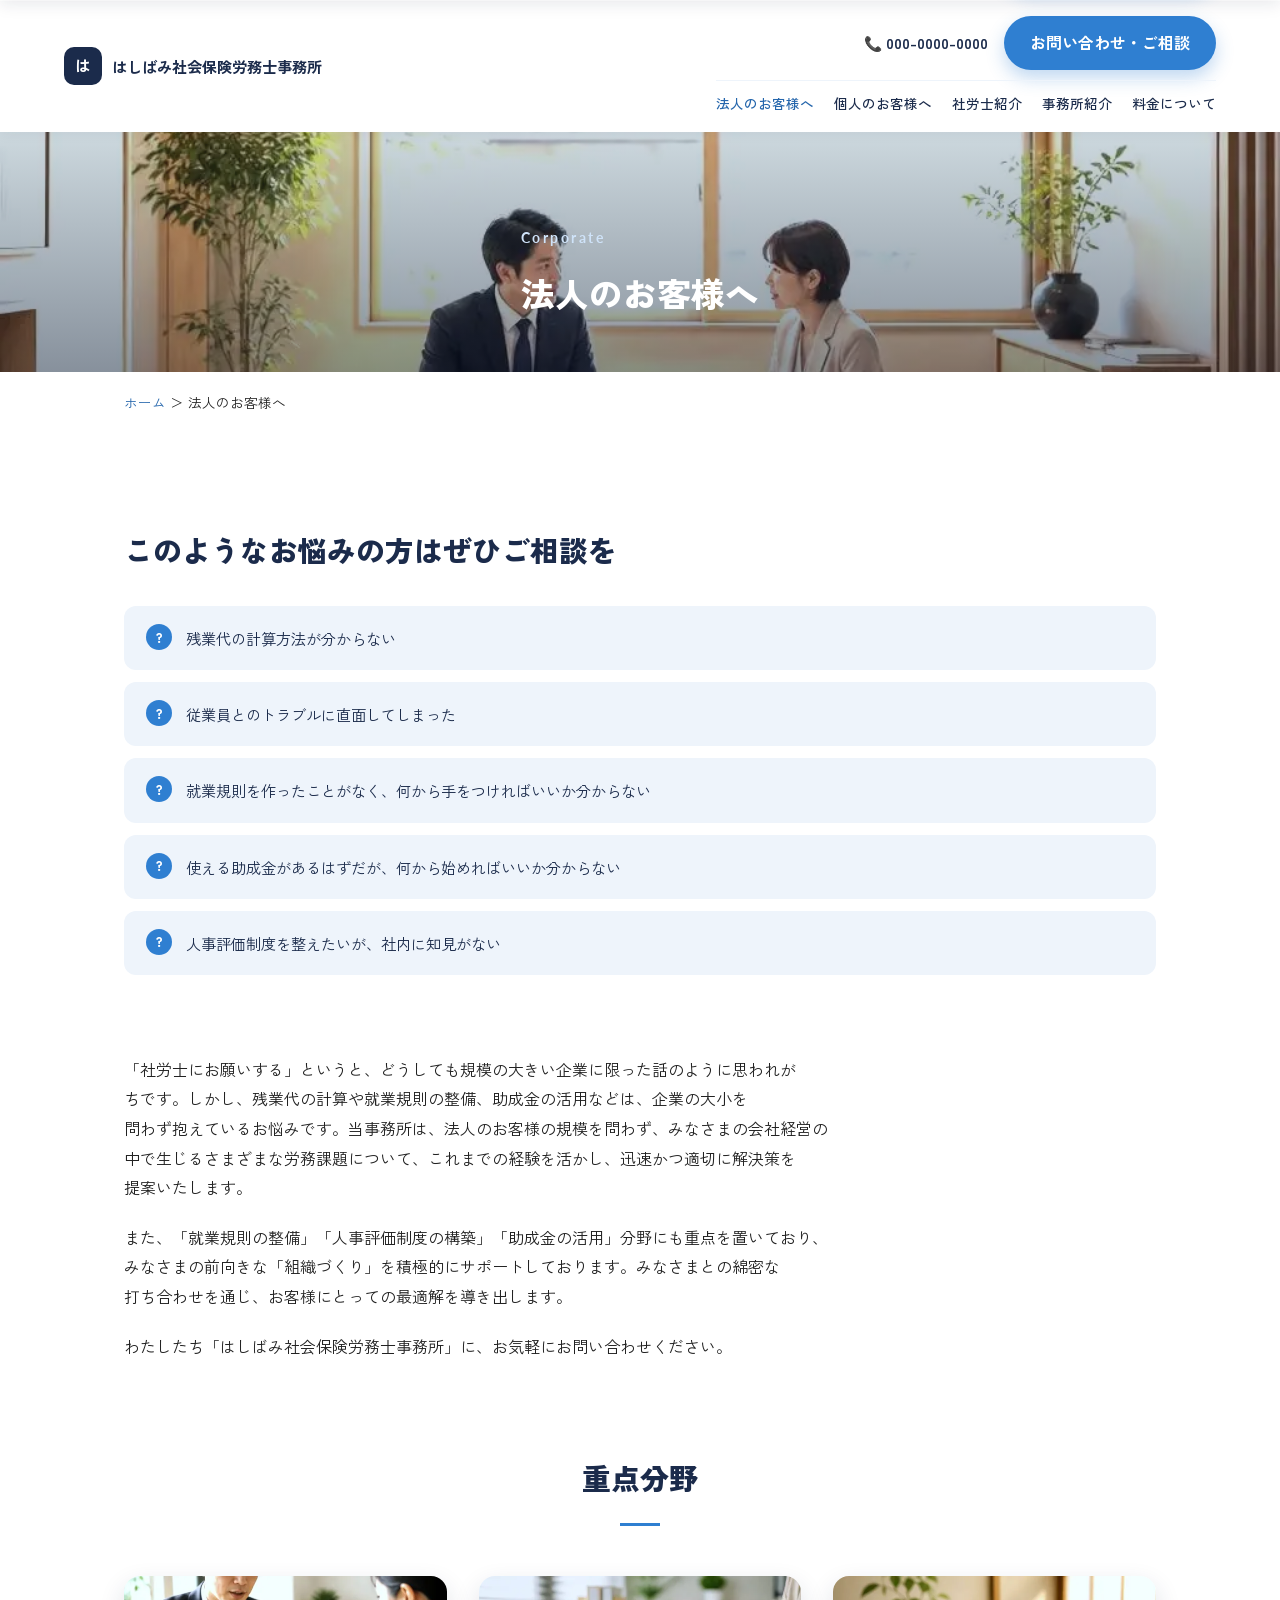
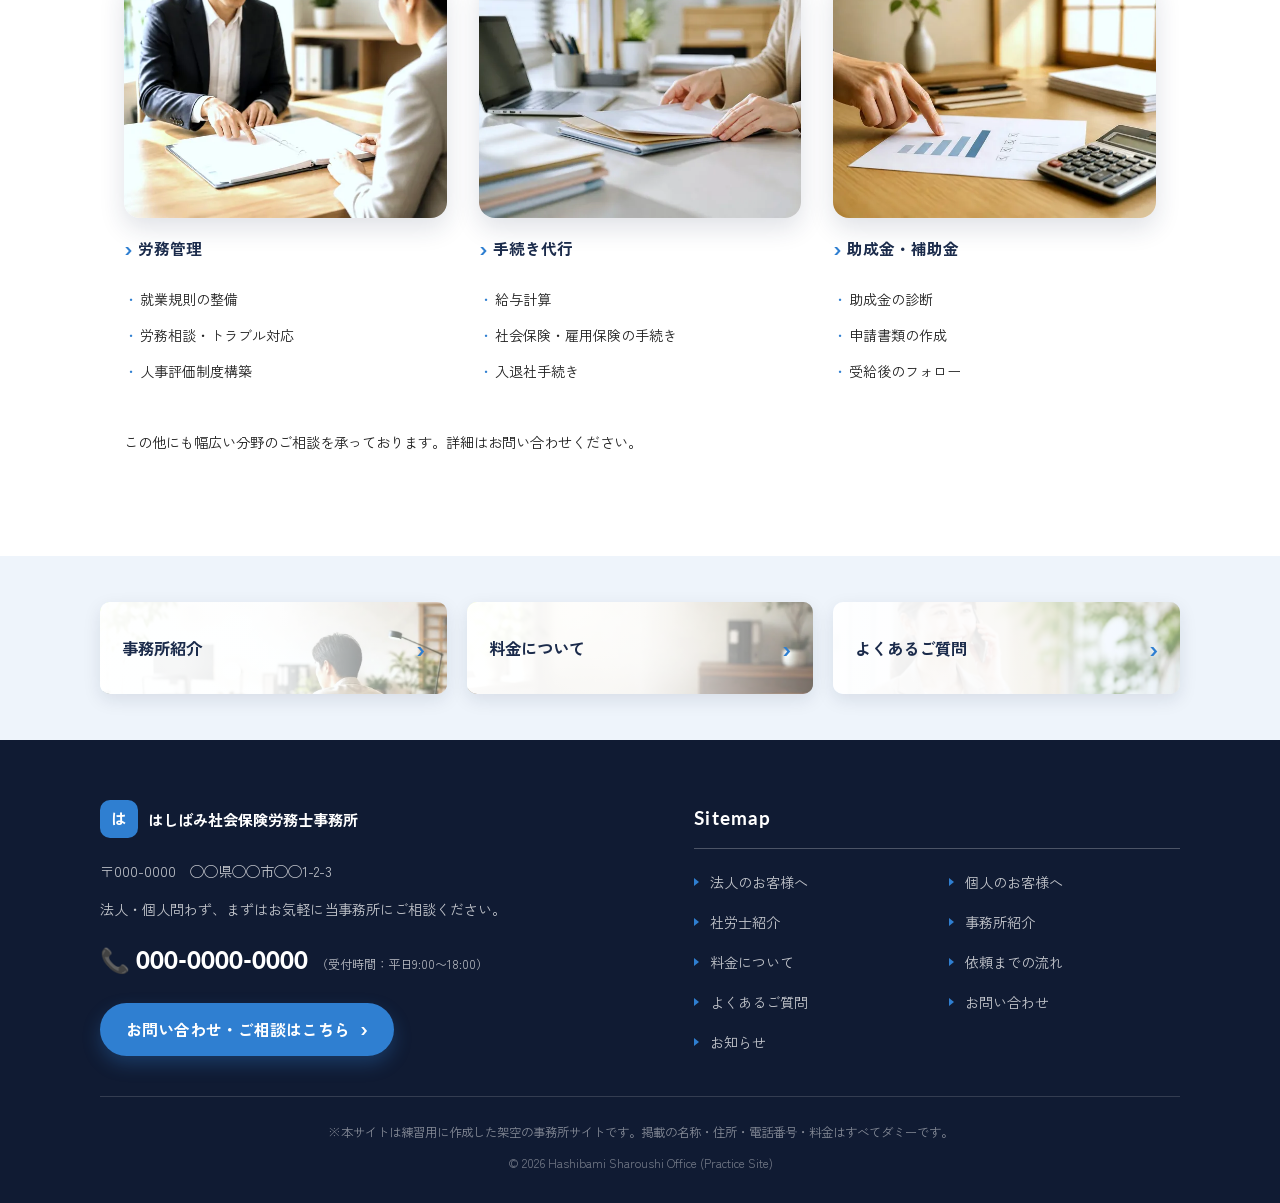
<file: corporate.html>
<!DOCTYPE html>
<html lang="ja">
<head>
<meta charset="UTF-8">
<meta name="viewport" content="width=device-width, initial-scale=1.0">
<title>法人のお客様へ｜はしばみ社会保険労務士事務所</title>
<meta name="description" content="顧問契約・労務相談から、就業規則の整備、給与計算・入退社手続きの代行、助成金申請まで。法人のお客様の労務課題をワンストップでサポートします。（本サイトは練習用に作成した架空の事務所サイトです）">
<!-- OGP / favicon -->
<link rel="icon" type="image/png" sizes="32x32" href="favicon-32.png">
<link rel="apple-touch-icon" href="apple-touch-icon.png">
<meta property="og:type" content="article">
<meta property="og:site_name" content="はしばみ社会保険労務士事務所">
<meta property="og:title" content="法人のお客様へ｜はしばみ社会保険労務士事務所">
<meta property="og:description" content="顧問契約・労務相談から、就業規則の整備、給与計算・入退社手続きの代行、助成金申請まで。法人のお客様の労務課題をワンストップでサポートします。（本サイトは練習用に作成した架空の事務所サイトです）">
<meta property="og:url" content="https://katsumi-h.github.io/hashibami-sharoushi-site/corporate.html">
<meta property="og:image" content="https://katsumi-h.github.io/hashibami-sharoushi-site/images/ogp.jpg">
<meta property="og:locale" content="ja_JP">
<meta name="twitter:card" content="summary_large_image">
<!-- /OGP -->
<link rel="preconnect" href="https://fonts.googleapis.com">
<link href="https://fonts.googleapis.com/css2?family=Zen+Kaku+Gothic+New:wght@400;500;700;900&family=Lato:wght@400;700;900&display=swap" rel="stylesheet">
<link rel="stylesheet" href="style.css">
</head>
<body>

<header class="site-header">
  <div class="header-inner">
    <a href="index.html" class="logo">
      <span class="logo-mark">は</span>
      <span class="logo-text">はしばみ社会保険労務士事務所</span>
    </a>
    <div class="header-right">
      <div class="header-top-row">
        <span class="tel">📞 000-0000-0000</span>
        <a href="contact.html" class="btn btn-primary">お問い合わせ・ご相談</a>
      </div>
      <nav class="nav" id="nav">
        <a href="corporate.html" class="is-current">法人のお客様へ</a>
        <a href="personal.html">個人のお客様へ</a>
        <a href="staff.html">社労士紹介</a>
        <a href="about.html">事務所紹介</a>
        <a href="pricing.html">料金について</a>
      </nav>
    </div>
    <button class="hamburger" id="hamburger" aria-label="メニューを開く" aria-expanded="false">
      <span></span><span></span><span></span>
    </button>
  </div>
</header>

<header class="site-header-compact" id="stickyHeader">
  <div class="header-inner">
    <a href="index.html" class="logo">
      <span class="logo-mark">は</span>
      <span class="logo-text">はしばみ社会保険労務士事務所</span>
    </a>
    <nav class="nav" id="navCompact">
      <a href="corporate.html" class="is-current">法人のお客様へ</a>
      <a href="personal.html">個人のお客様へ</a>
      <a href="staff.html">社労士紹介</a>
      <a href="about.html">事務所紹介</a>
      <a href="pricing.html">料金について</a>
      <a href="contact.html" class="nav-sp-only">お問い合わせ</a>
    </nav>
    <a href="contact.html" class="btn btn-primary">お問い合わせ・ご相談</a>
    <button class="hamburger" id="hamburgerCompact" aria-label="メニューを開く" aria-expanded="false">
      <span></span><span></span><span></span>
    </button>
  </div>
</header>

<main>

  <section class="page-title-photo">
    <img src="images/corporate-photo.webp" alt="法人のお客様への打ち合わせイメージ" class="bg-photo">
    <div class="bg-overlay" aria-hidden="true"></div>
    <div class="section-inner">
      <p class="section-eyebrow">Corporate</p>
      <h1 class="page-title-h1">法人のお客様へ</h1>
    </div>
  </section>

  <div class="breadcrumb">
    <div class="section-inner"><a href="index.html">ホーム</a> ＞ 法人のお客様へ</div>
  </div>

  <!-- WORRY -->
  <section class="worry-section">
    <div class="section-inner">
      <h2 class="section-title">このようなお悩みの方は<br class="br-sp">ぜひご相談を</h2>
      <ul class="worry-list">
        <li>残業代の計算方法が分からない</li>
        <li>従業員とのトラブルに直面してしまった</li>
        <li>就業規則を作ったことがなく、何から手をつければいいか分からない</li>
        <li>使える助成金があるはずだが、何から始めればいいか分からない</li>
        <li>人事評価制度を整えたいが、社内に知見がない</li>
      </ul>
    </div>
  </section>

  <!-- INTRO -->
  <section class="intro-text">
    <div class="section-inner">
      <p>
        「社労士にお願いする」というと、どうしても規模の大きい企業に限った話のように思われがちです。しかし、残業代の計算や就業規則の整備、助成金の活用などは、企業の大小を問わず抱えているお悩みです。当事務所は、法人のお客様の規模を問わず、みなさまの会社経営の中で生じるさまざまな労務課題について、これまでの経験を活かし、迅速かつ適切に解決策を提案いたします。
      </p>
      <p>
        また、「就業規則の整備」「人事評価制度の構築」「助成金の活用」分野にも重点を置いており、みなさまの前向きな「組織づくり」を積極的にサポートしております。みなさまとの綿密な打ち合わせを通じ、お客様にとっての最適解を導き出します。
      </p>
      <p>わたしたち「はしばみ社会保険労務士事務所」に、お気軽にお問い合わせください。</p>
    </div>
  </section>

  <!-- FOCUS AREAS -->
  <section class="focus-areas">
    <div class="section-inner">
      <h2 class="section-title center">重点分野</h2>

      <div class="focus-grid">
        <div>
          <div class="focus-card">
            <div class="focus-photo"><img src="images/focus-corp-1.webp" alt="労務管理のご相談イメージ"></div>
            <p class="focus-label"><span class="arrow-icon">›</span> 労務管理</p>
          </div>
          <ul class="focus-list">
            <li>就業規則の整備</li>
            <li>労務相談・トラブル対応</li>
            <li>人事評価制度構築</li>
          </ul>
        </div>

        <div>
          <div class="focus-card">
            <div class="focus-photo"><img src="images/focus-corp-2.webp" alt="手続き代行のイメージ"></div>
            <p class="focus-label"><span class="arrow-icon">›</span> 手続き代行</p>
          </div>
          <ul class="focus-list">
            <li>給与計算</li>
            <li>社会保険・雇用保険の手続き</li>
            <li>入退社手続き</li>
          </ul>
        </div>

        <div>
          <div class="focus-card">
            <div class="focus-photo"><img src="images/focus-corp-3.webp" alt="助成金・補助金のイメージ"></div>
            <p class="focus-label"><span class="arrow-icon">›</span> 助成金・補助金</p>
          </div>
          <ul class="focus-list">
            <li>助成金の診断</li>
            <li>申請書類の作成</li>
            <li>受給後のフォロー</li>
          </ul>
        </div>
      </div>

      <p style="margin-top: 40px; color: var(--text-sub); font-size: 0.9rem;">この他にも幅広い分野のご相談を承っております。詳細はお問い合わせください。</p>
    </div>
  </section>


</main>

<!-- FOOTER BANNERS -->
<section class="footer-banners">
  <div class="footer-banner-inner">
    <a href="about.html" class="footer-banner">
      <img src="images/about-photo.webp" alt="">
      <span class="footer-banner-label">事務所紹介</span>
      <span class="footer-banner-arrow">›</span>
    </a>
    <a href="pricing.html" class="footer-banner">
      <img src="images/pricing-photo.webp" alt="">
      <span class="footer-banner-label">料金について</span>
      <span class="footer-banner-arrow">›</span>
    </a>
    <a href="question.html" class="footer-banner">
      <img src="images/question-photo.webp" alt="">
      <span class="footer-banner-label">よくあるご質問</span>
      <span class="footer-banner-arrow">›</span>
    </a>
  </div>
</section>

<footer class="site-footer">
  <div class="footer-inner">
    <div class="footer-left">
      <div class="footer-logo">
        <span class="logo-mark">は</span>
        <span class="logo-text">はしばみ社会保険労務士事務所</span>
      </div>
      <p class="footer-address">〒000-0000　◯◯県◯◯市◯◯1-2-3</p>
      <p class="footer-lead">法人・個人問わず、<br class="br-sp">まずはお気軽に当事務所にご相談ください。</p>
      <p class="footer-tel">📞 000-0000-0000<span class="footer-hours">（受付時間：平日9:00〜18:00）</span></p>
      <a href="contact.html" class="btn btn-primary footer-cta">お問い合わせ・ご相談はこちら<span class="arrow">›</span></a>
    </div>
    <div class="footer-right">
      <p class="footer-sitemap-title">Sitemap</p>
      <nav class="footer-sitemap">
        <a href="corporate.html">法人のお客様へ</a>
        <a href="personal.html">個人のお客様へ</a>
        <a href="staff.html">社労士紹介</a>
        <a href="about.html">事務所紹介</a>
        <a href="pricing.html">料金について</a>
        <a href="flow.html">依頼までの流れ</a>
        <a href="question.html">よくあるご質問</a>
        <a href="contact.html">お問い合わせ</a>
        <a href="news.html">お知らせ</a>
      </nav>
    </div>
  </div>
  <div class="footer-bottom">
    <p class="footer-note">※本サイトは練習用に作成した架空の事務所サイトです。掲載の名称・住所・電話番号・料金はすべてダミーです。</p>
    <p class="footer-copyright">© 2026 Hashibami Sharoushi Office (Practice Site)</p>
  </div>
</footer>

<script src="script.js"></script>
</body>
</html>
</file>
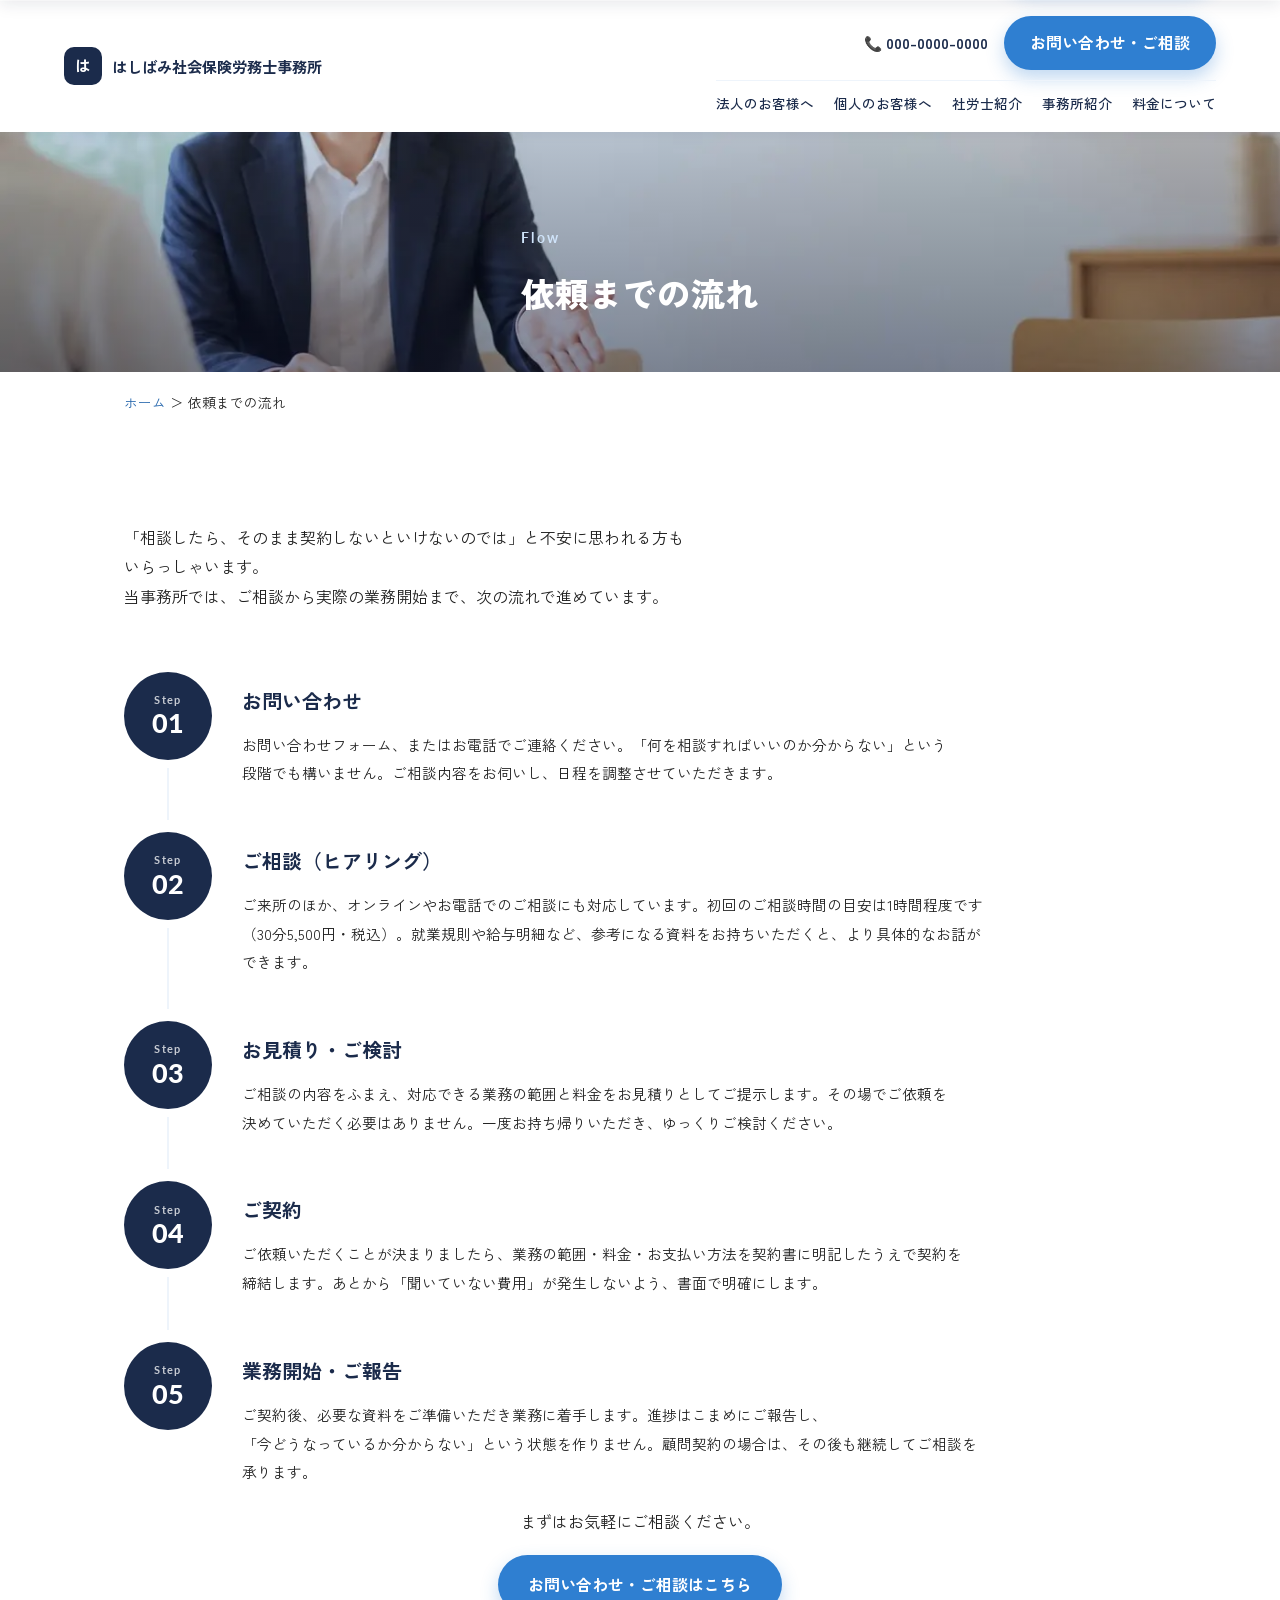
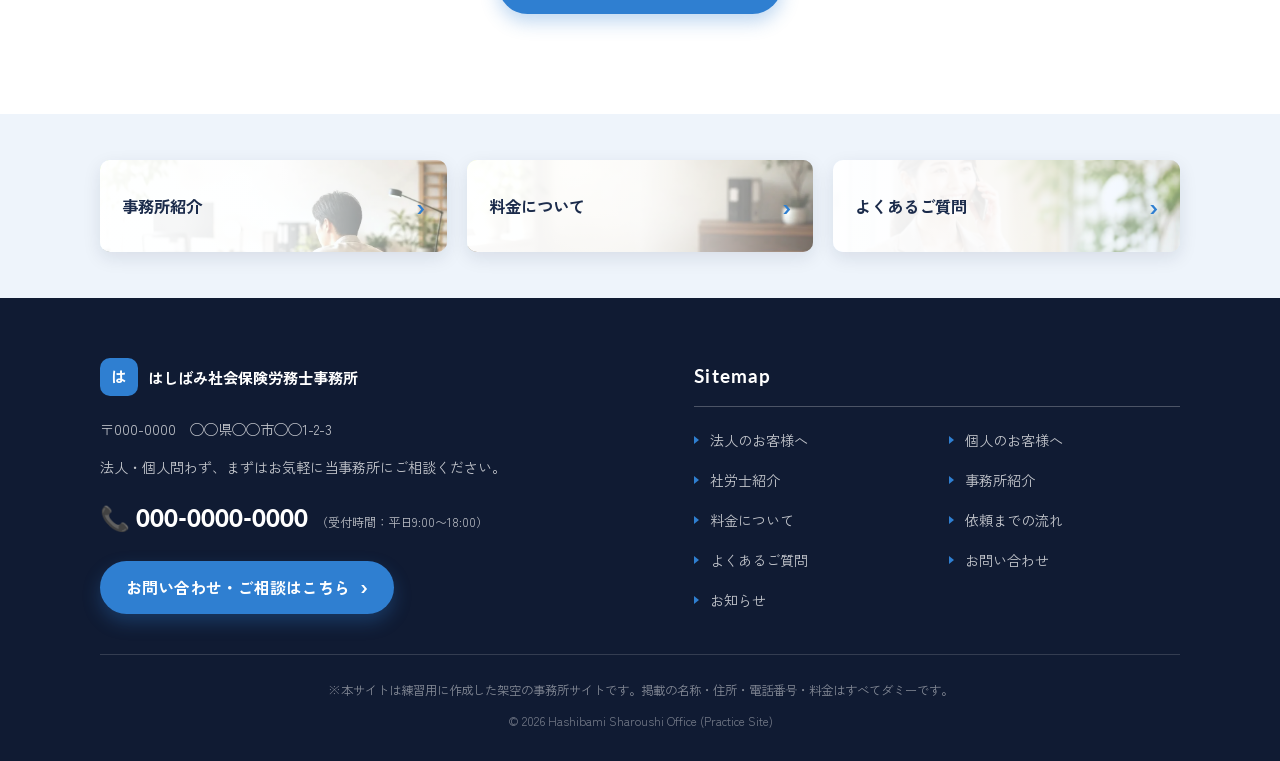
<file: flow.html>
<!DOCTYPE html>
<html lang="ja">
<head>
<meta charset="UTF-8">
<meta name="viewport" content="width=device-width, initial-scale=1.0">
<title>依頼までの流れ｜はしばみ社会保険労務士事務所</title>
<meta name="description" content="はしばみ社会保険労務士事務所へのお問い合わせから、ご相談・お見積り・ご契約・業務開始までの流れを5つのステップでご説明します。（本サイトは練習用に作成した架空の事務所サイトです）">
<!-- OGP / favicon -->
<link rel="icon" type="image/png" sizes="32x32" href="favicon-32.png">
<link rel="apple-touch-icon" href="apple-touch-icon.png">
<meta property="og:type" content="article">
<meta property="og:site_name" content="はしばみ社会保険労務士事務所">
<meta property="og:title" content="依頼までの流れ｜はしばみ社会保険労務士事務所">
<meta property="og:description" content="はしばみ社会保険労務士事務所へのお問い合わせから、ご相談・お見積り・ご契約・業務開始までの流れを5つのステップでご説明します。（本サイトは練習用に作成した架空の事務所サイトです）">
<meta property="og:url" content="https://katsumi-h.github.io/hashibami-sharoushi-site/flow.html">
<meta property="og:image" content="https://katsumi-h.github.io/hashibami-sharoushi-site/images/ogp.jpg">
<meta property="og:locale" content="ja_JP">
<meta name="twitter:card" content="summary_large_image">
<!-- /OGP -->
<link rel="preconnect" href="https://fonts.googleapis.com">
<link href="https://fonts.googleapis.com/css2?family=Zen+Kaku+Gothic+New:wght@400;500;700;900&family=Lato:wght@400;700;900&display=swap" rel="stylesheet">
<link rel="stylesheet" href="style.css">
</head>
<body>

<header class="site-header">
  <div class="header-inner">
    <a href="index.html" class="logo">
      <span class="logo-mark">は</span>
      <span class="logo-text">はしばみ社会保険労務士事務所</span>
    </a>
    <div class="header-right">
      <div class="header-top-row">
        <span class="tel">📞 000-0000-0000</span>
        <a href="contact.html" class="btn btn-primary">お問い合わせ・ご相談</a>
      </div>
      <nav class="nav" id="nav">
        <a href="corporate.html">法人のお客様へ</a>
        <a href="personal.html">個人のお客様へ</a>
        <a href="staff.html">社労士紹介</a>
        <a href="about.html">事務所紹介</a>
        <a href="pricing.html">料金について</a>
      </nav>
    </div>
    <button class="hamburger" id="hamburger" aria-label="メニューを開く" aria-expanded="false">
      <span></span><span></span><span></span>
    </button>
  </div>
</header>

<header class="site-header-compact" id="stickyHeader">
  <div class="header-inner">
    <a href="index.html" class="logo">
      <span class="logo-mark">は</span>
      <span class="logo-text">はしばみ社会保険労務士事務所</span>
    </a>
    <nav class="nav" id="navCompact">
      <a href="corporate.html">法人のお客様へ</a>
      <a href="personal.html">個人のお客様へ</a>
      <a href="staff.html">社労士紹介</a>
      <a href="about.html">事務所紹介</a>
      <a href="pricing.html">料金について</a>
      <a href="contact.html" class="nav-sp-only">お問い合わせ</a>
    </nav>
    <a href="contact.html" class="btn btn-primary">お問い合わせ・ご相談</a>
    <button class="hamburger" id="hamburgerCompact" aria-label="メニューを開く" aria-expanded="false">
      <span></span><span></span><span></span>
    </button>
  </div>
</header>

<main>

  <section class="page-title-photo">
    <img src="images/flow-photo.webp" alt="ご相談の様子のイメージ" class="bg-photo">
    <div class="bg-overlay" aria-hidden="true"></div>
    <div class="section-inner">
      <p class="section-eyebrow">Flow</p>
      <h1 class="page-title-h1">依頼までの流れ</h1>
    </div>
  </section>

  <div class="breadcrumb">
    <div class="section-inner"><a href="index.html">ホーム</a> ＞ 依頼までの流れ</div>
  </div>

  <!-- LEAD -->
  <section class="worry-section" style="padding-bottom: 0;">
    <div class="section-inner">
      <p class="worry-lead" style="margin-bottom: 0;">
        「相談したら、そのまま契約しないといけないのでは」と不安に思われる方もいらっしゃいます。<br>
        当事務所では、ご相談から実際の業務開始まで、次の流れで進めています。
      </p>
    </div>
  </section>

  <!-- FLOW -->
  <section class="flow-section">
    <div class="section-inner">
      <ol class="flow-list">

        <li class="flow-step">
          <div class="flow-num"><span class="flow-num-label">Step</span>01</div>
          <div class="flow-body">
            <h2>お問い合わせ</h2>
            <p>お問い合わせフォーム、またはお電話でご連絡ください。「何を相談すればいいのか分からない」という段階でも構いません。ご相談内容をお伺いし、日程を調整させていただきます。</p>
          </div>
        </li>

        <li class="flow-step">
          <div class="flow-num"><span class="flow-num-label">Step</span>02</div>
          <div class="flow-body">
            <h2>ご相談（ヒアリング）</h2>
            <p>ご来所のほか、オンラインやお電話でのご相談にも対応しています。初回のご相談時間の目安は1時間程度です（30分5,500円・税込）。就業規則や給与明細など、参考になる資料をお持ちいただくと、より具体的なお話ができます。</p>
          </div>
        </li>

        <li class="flow-step">
          <div class="flow-num"><span class="flow-num-label">Step</span>03</div>
          <div class="flow-body">
            <h2>お見積り・ご検討</h2>
            <p>ご相談の内容をふまえ、対応できる業務の範囲と料金をお見積りとしてご提示します。その場でご依頼を決めていただく必要はありません。一度お持ち帰りいただき、ゆっくりご検討ください。</p>
          </div>
        </li>

        <li class="flow-step">
          <div class="flow-num"><span class="flow-num-label">Step</span>04</div>
          <div class="flow-body">
            <h2>ご契約</h2>
            <p>ご依頼いただくことが決まりましたら、業務の範囲・料金・お支払い方法を契約書に明記したうえで契約を締結します。あとから「聞いていない費用」が発生しないよう、書面で明確にします。</p>
          </div>
        </li>

        <li class="flow-step">
          <div class="flow-num"><span class="flow-num-label">Step</span>05</div>
          <div class="flow-body">
            <h2>業務開始・ご報告</h2>
            <p>ご契約後、必要な資料をご準備いただき業務に着手します。進捗はこまめにご報告し、「今どうなっているか分からない」という状態を作りません。顧問契約の場合は、その後も継続してご相談を承ります。</p>
          </div>
        </li>

      </ol>

      <div class="flow-cta">
        <p>まずはお気軽にご相談ください。</p>
        <a href="contact.html" class="btn btn-primary btn-lg">お問い合わせ・ご相談はこちら</a>
      </div>
    </div>
  </section>

</main>

<!-- FOOTER BANNERS -->
<section class="footer-banners">
  <div class="footer-banner-inner">
    <a href="about.html" class="footer-banner">
      <img src="images/about-photo.webp" alt="">
      <span class="footer-banner-label">事務所紹介</span>
      <span class="footer-banner-arrow">›</span>
    </a>
    <a href="pricing.html" class="footer-banner">
      <img src="images/pricing-photo.webp" alt="">
      <span class="footer-banner-label">料金について</span>
      <span class="footer-banner-arrow">›</span>
    </a>
    <a href="question.html" class="footer-banner">
      <img src="images/question-photo.webp" alt="">
      <span class="footer-banner-label">よくあるご質問</span>
      <span class="footer-banner-arrow">›</span>
    </a>
  </div>
</section>

<footer class="site-footer">
  <div class="footer-inner">
    <div class="footer-left">
      <div class="footer-logo">
        <span class="logo-mark">は</span>
        <span class="logo-text">はしばみ社会保険労務士事務所</span>
      </div>
      <p class="footer-address">〒000-0000　◯◯県◯◯市◯◯1-2-3</p>
      <p class="footer-lead">法人・個人問わず、<br class="br-sp">まずはお気軽に当事務所にご相談ください。</p>
      <p class="footer-tel">📞 000-0000-0000<span class="footer-hours">（受付時間：平日9:00〜18:00）</span></p>
      <a href="contact.html" class="btn btn-primary footer-cta">お問い合わせ・ご相談はこちら<span class="arrow">›</span></a>
    </div>
    <div class="footer-right">
      <p class="footer-sitemap-title">Sitemap</p>
      <nav class="footer-sitemap">
        <a href="corporate.html">法人のお客様へ</a>
        <a href="personal.html">個人のお客様へ</a>
        <a href="staff.html">社労士紹介</a>
        <a href="about.html">事務所紹介</a>
        <a href="pricing.html">料金について</a>
        <a href="flow.html">依頼までの流れ</a>
        <a href="question.html">よくあるご質問</a>
        <a href="contact.html">お問い合わせ</a>
        <a href="news.html">お知らせ</a>
      </nav>
    </div>
  </div>
  <div class="footer-bottom">
    <p class="footer-note">※本サイトは練習用に作成した架空の事務所サイトです。掲載の名称・住所・電話番号・料金はすべてダミーです。</p>
    <p class="footer-copyright">© 2026 Hashibami Sharoushi Office (Practice Site)</p>
  </div>
</footer>

<script src="script.js"></script>
</body>
</html>
</file>
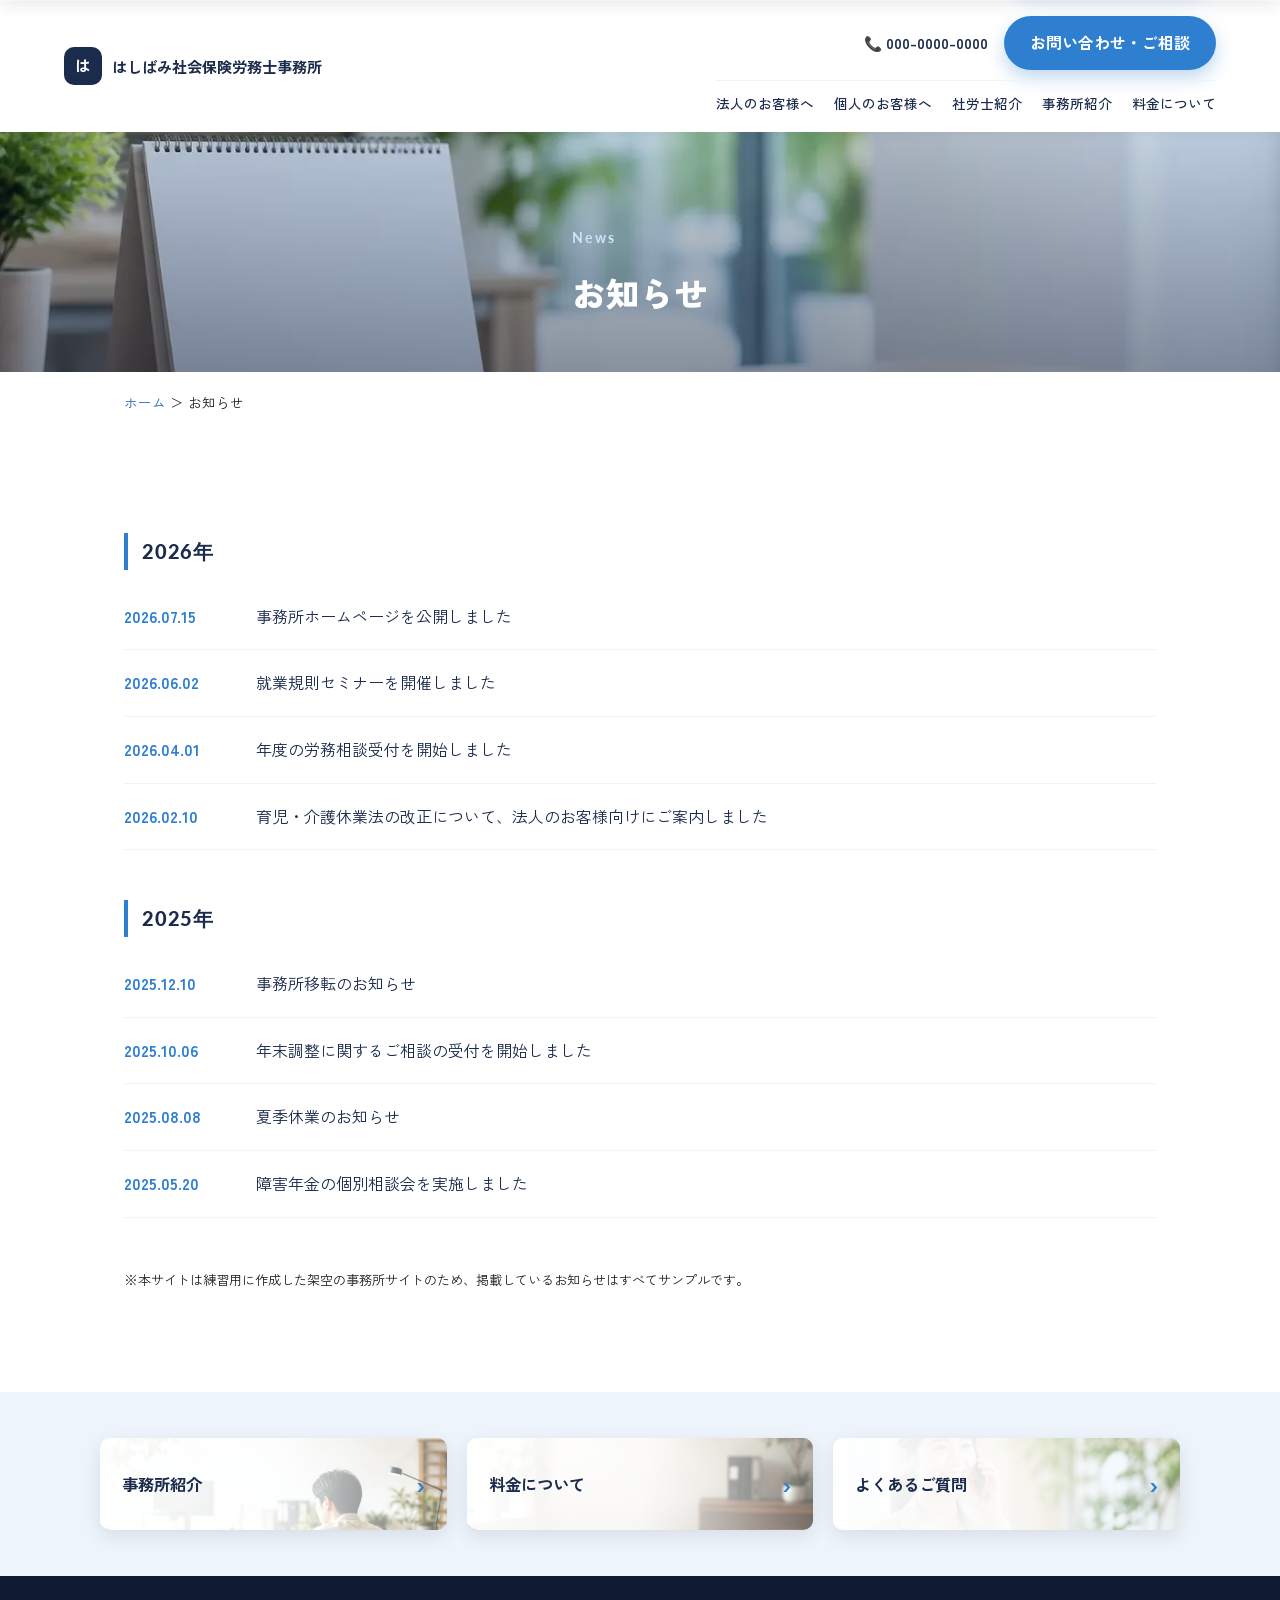
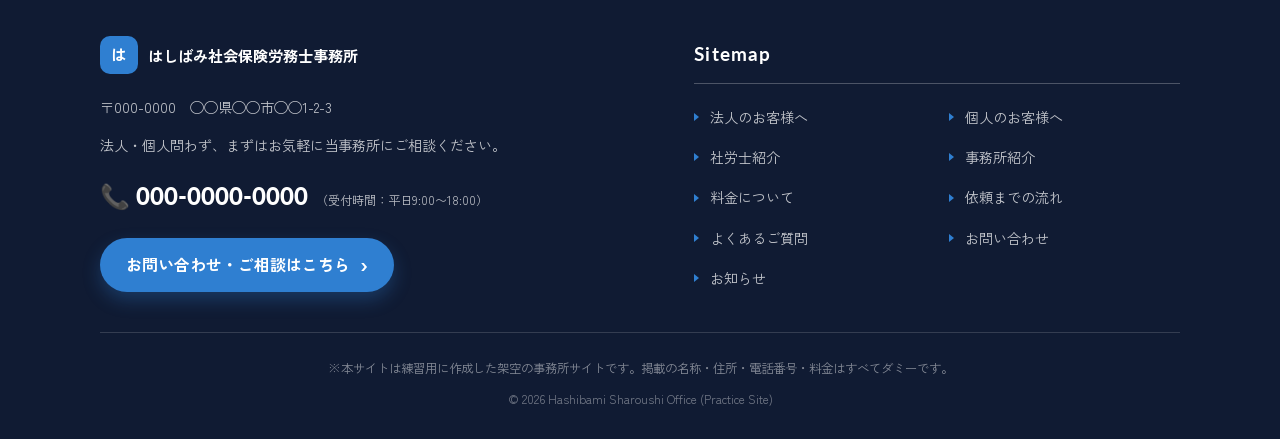
<file: news.html>
<!DOCTYPE html>
<html lang="ja">
<head>
<meta charset="UTF-8">
<meta name="viewport" content="width=device-width, initial-scale=1.0">
<title>お知らせ｜はしばみ社会保険労務士事務所</title>
<meta name="description" content="はしばみ社会保険労務士事務所からのお知らせ一覧です。セミナー開催や休業日、制度改正に関する情報をお届けします。（本サイトは練習用に作成した架空の事務所サイトです）">
<!-- OGP / favicon -->
<link rel="icon" type="image/png" sizes="32x32" href="favicon-32.png">
<link rel="apple-touch-icon" href="apple-touch-icon.png">
<meta property="og:type" content="article">
<meta property="og:site_name" content="はしばみ社会保険労務士事務所">
<meta property="og:title" content="お知らせ｜はしばみ社会保険労務士事務所">
<meta property="og:description" content="はしばみ社会保険労務士事務所からのお知らせ一覧です。セミナー開催や休業日、制度改正に関する情報をお届けします。（本サイトは練習用に作成した架空の事務所サイトです）">
<meta property="og:url" content="https://katsumi-h.github.io/hashibami-sharoushi-site/news.html">
<meta property="og:image" content="https://katsumi-h.github.io/hashibami-sharoushi-site/images/ogp.jpg">
<meta property="og:locale" content="ja_JP">
<meta name="twitter:card" content="summary_large_image">
<!-- /OGP -->
<link rel="preconnect" href="https://fonts.googleapis.com">
<link href="https://fonts.googleapis.com/css2?family=Zen+Kaku+Gothic+New:wght@400;500;700;900&family=Lato:wght@400;700;900&display=swap" rel="stylesheet">
<link rel="stylesheet" href="style.css">
</head>
<body>

<header class="site-header">
  <div class="header-inner">
    <a href="index.html" class="logo">
      <span class="logo-mark">は</span>
      <span class="logo-text">はしばみ社会保険労務士事務所</span>
    </a>
    <div class="header-right">
      <div class="header-top-row">
        <span class="tel">📞 000-0000-0000</span>
        <a href="contact.html" class="btn btn-primary">お問い合わせ・ご相談</a>
      </div>
      <nav class="nav" id="nav">
        <a href="corporate.html">法人のお客様へ</a>
        <a href="personal.html">個人のお客様へ</a>
        <a href="staff.html">社労士紹介</a>
        <a href="about.html">事務所紹介</a>
        <a href="pricing.html">料金について</a>
      </nav>
    </div>
    <button class="hamburger" id="hamburger" aria-label="メニューを開く" aria-expanded="false">
      <span></span><span></span><span></span>
    </button>
  </div>
</header>

<header class="site-header-compact" id="stickyHeader">
  <div class="header-inner">
    <a href="index.html" class="logo">
      <span class="logo-mark">は</span>
      <span class="logo-text">はしばみ社会保険労務士事務所</span>
    </a>
    <nav class="nav" id="navCompact">
      <a href="corporate.html">法人のお客様へ</a>
      <a href="personal.html">個人のお客様へ</a>
      <a href="staff.html">社労士紹介</a>
      <a href="about.html">事務所紹介</a>
      <a href="pricing.html">料金について</a>
      <a href="contact.html" class="nav-sp-only">お問い合わせ</a>
    </nav>
    <a href="contact.html" class="btn btn-primary">お問い合わせ・ご相談</a>
    <button class="hamburger" id="hamburgerCompact" aria-label="メニューを開く" aria-expanded="false">
      <span></span><span></span><span></span>
    </button>
  </div>
</header>

<main>

  <section class="page-title-photo">
    <img src="images/news-photo.webp" alt="事務所からのお知らせイメージ" class="bg-photo">
    <div class="bg-overlay" aria-hidden="true"></div>
    <div class="section-inner">
      <p class="section-eyebrow">News</p>
      <h1 class="page-title-h1">お知らせ</h1>
    </div>
  </section>

  <div class="breadcrumb">
    <div class="section-inner"><a href="index.html">ホーム</a> ＞ お知らせ</div>
  </div>

  <section class="news">
    <div class="section-inner">

      <h2 class="news-year">2026年</h2>
      <ul class="news-list">
        <li><span class="news-date">2026.07.15</span><span>事務所ホームページを公開しました</span></li>
        <li><span class="news-date">2026.06.02</span><span>就業規則セミナーを開催しました</span></li>
        <li><span class="news-date">2026.04.01</span><span>年度の労務相談受付を開始しました</span></li>
        <li><span class="news-date">2026.02.10</span><span>育児・介護休業法の改正について、法人のお客様向けにご案内しました</span></li>
      </ul>

      <h2 class="news-year">2025年</h2>
      <ul class="news-list">
        <li><span class="news-date">2025.12.10</span><span>事務所移転のお知らせ</span></li>
        <li><span class="news-date">2025.10.06</span><span>年末調整に関するご相談の受付を開始しました</span></li>
        <li><span class="news-date">2025.08.08</span><span>夏季休業のお知らせ</span></li>
        <li><span class="news-date">2025.05.20</span><span>障害年金の個別相談会を実施しました</span></li>
      </ul>

      <p class="news-note">※本サイトは練習用に作成した架空の事務所サイトのため、掲載しているお知らせはすべてサンプルです。</p>

    </div>
  </section>

</main>

<!-- FOOTER BANNERS -->
<section class="footer-banners">
  <div class="footer-banner-inner">
    <a href="about.html" class="footer-banner">
      <img src="images/about-photo.webp" alt="">
      <span class="footer-banner-label">事務所紹介</span>
      <span class="footer-banner-arrow">›</span>
    </a>
    <a href="pricing.html" class="footer-banner">
      <img src="images/pricing-photo.webp" alt="">
      <span class="footer-banner-label">料金について</span>
      <span class="footer-banner-arrow">›</span>
    </a>
    <a href="question.html" class="footer-banner">
      <img src="images/question-photo.webp" alt="">
      <span class="footer-banner-label">よくあるご質問</span>
      <span class="footer-banner-arrow">›</span>
    </a>
  </div>
</section>

<footer class="site-footer">
  <div class="footer-inner">
    <div class="footer-left">
      <div class="footer-logo">
        <span class="logo-mark">は</span>
        <span class="logo-text">はしばみ社会保険労務士事務所</span>
      </div>
      <p class="footer-address">〒000-0000　◯◯県◯◯市◯◯1-2-3</p>
      <p class="footer-lead">法人・個人問わず、<br class="br-sp">まずはお気軽に当事務所にご相談ください。</p>
      <p class="footer-tel">📞 000-0000-0000<span class="footer-hours">（受付時間：平日9:00〜18:00）</span></p>
      <a href="contact.html" class="btn btn-primary footer-cta">お問い合わせ・ご相談はこちら<span class="arrow">›</span></a>
    </div>
    <div class="footer-right">
      <p class="footer-sitemap-title">Sitemap</p>
      <nav class="footer-sitemap">
        <a href="corporate.html">法人のお客様へ</a>
        <a href="personal.html">個人のお客様へ</a>
        <a href="staff.html">社労士紹介</a>
        <a href="about.html">事務所紹介</a>
        <a href="pricing.html">料金について</a>
        <a href="flow.html">依頼までの流れ</a>
        <a href="question.html">よくあるご質問</a>
        <a href="contact.html">お問い合わせ</a>
        <a href="news.html">お知らせ</a>
      </nav>
    </div>
  </div>
  <div class="footer-bottom">
    <p class="footer-note">※本サイトは練習用に作成した架空の事務所サイトです。掲載の名称・住所・電話番号・料金はすべてダミーです。</p>
    <p class="footer-copyright">© 2026 Hashibami Sharoushi Office (Practice Site)</p>
  </div>
</footer>

<script src="script.js"></script>
</body>
</html>
</file>
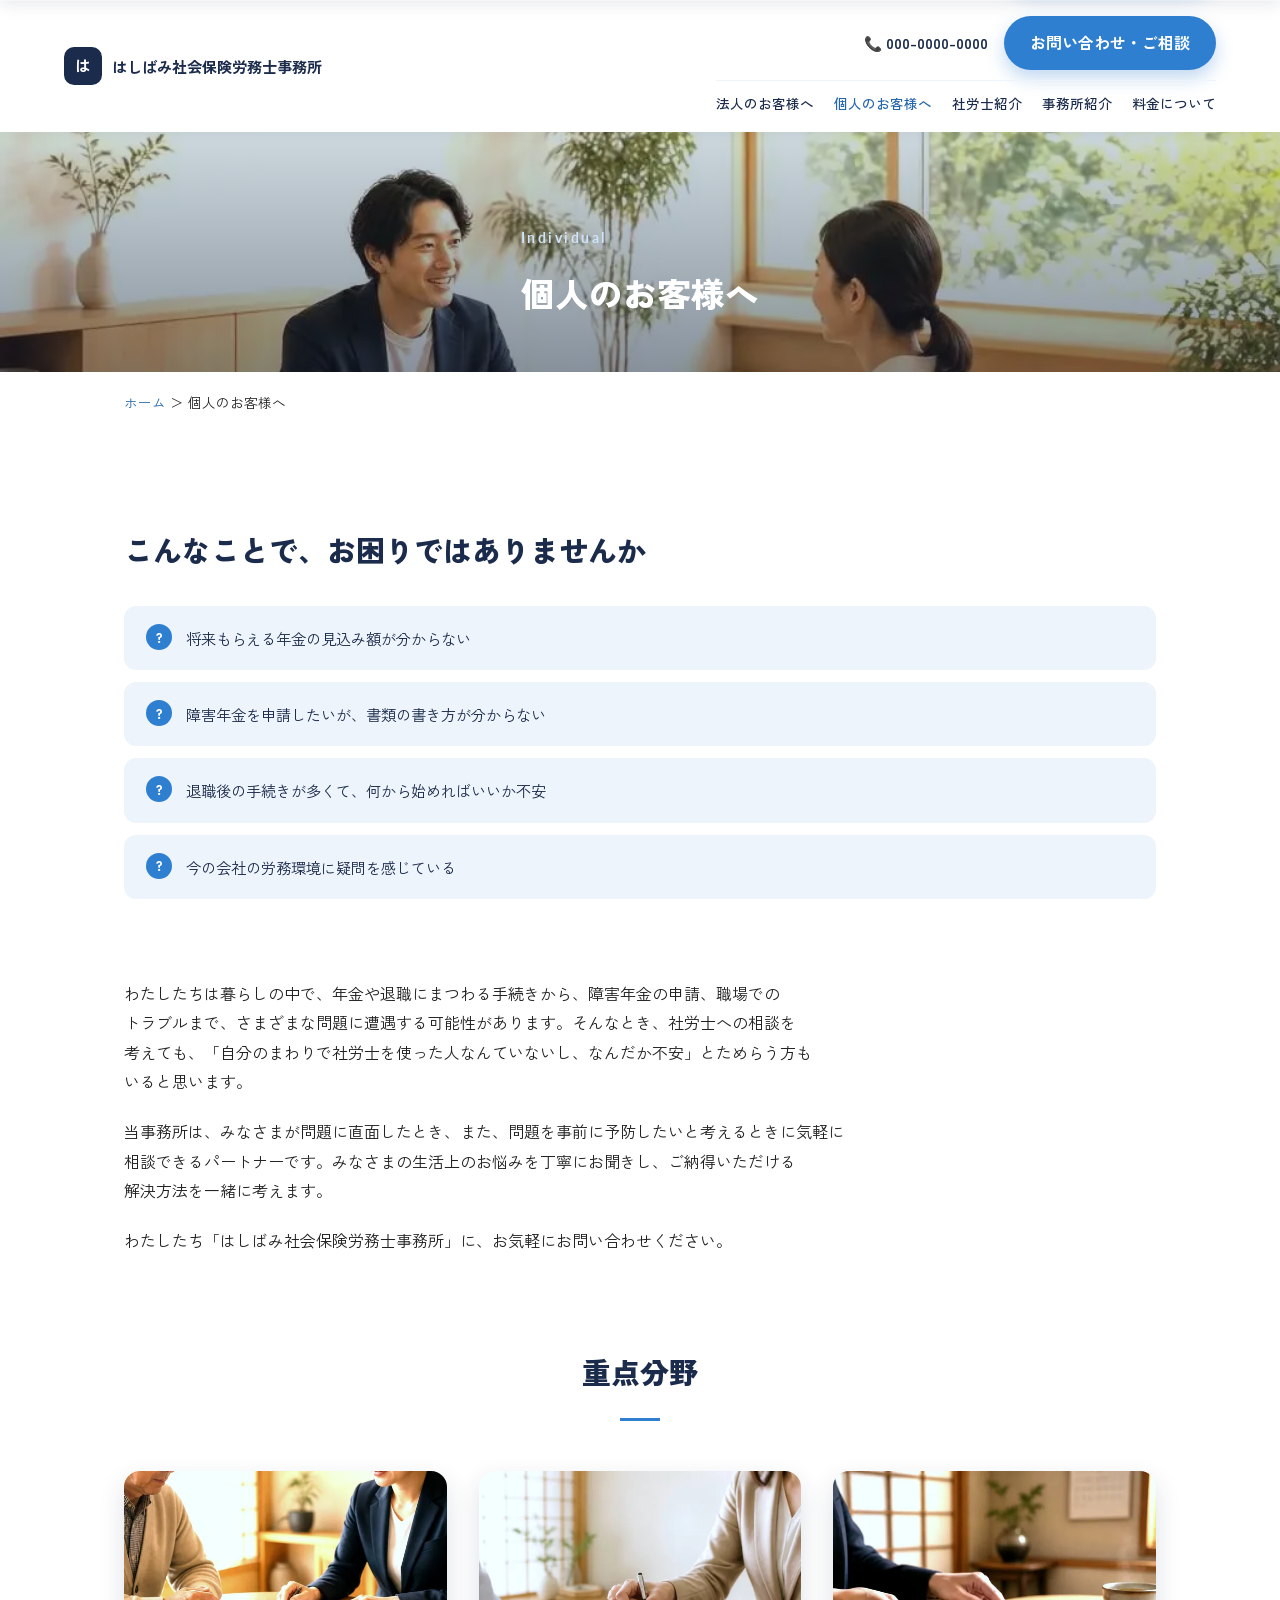
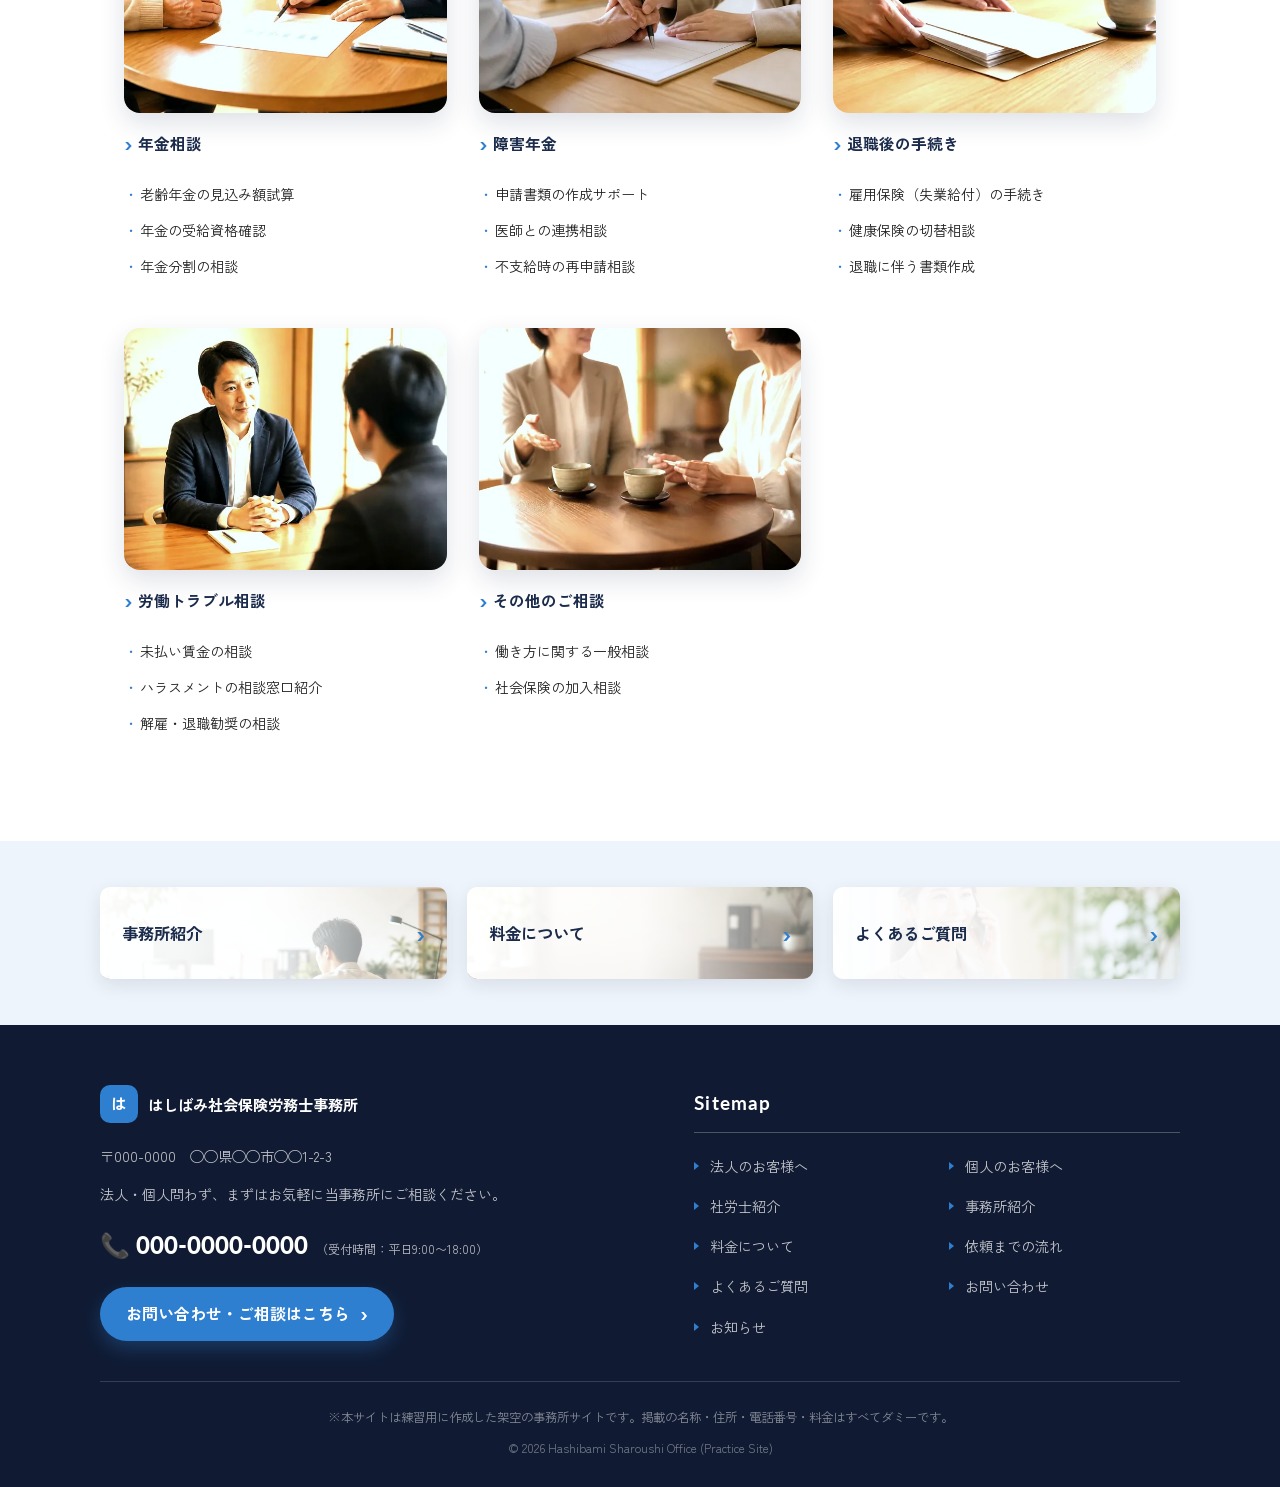
<file: personal.html>
<!DOCTYPE html>
<html lang="ja">
<head>
<meta charset="UTF-8">
<meta name="viewport" content="width=device-width, initial-scale=1.0">
<title>個人のお客様へ｜はしばみ社会保険労務士事務所</title>
<meta name="description" content="年金のご相談から、障害年金の申請サポート、退職後の手続き、労働トラブルのご相談まで。個人のお客様に寄り添ってサポートします。（本サイトは練習用に作成した架空の事務所サイトです）">
<!-- OGP / favicon -->
<link rel="icon" type="image/png" sizes="32x32" href="favicon-32.png">
<link rel="apple-touch-icon" href="apple-touch-icon.png">
<meta property="og:type" content="article">
<meta property="og:site_name" content="はしばみ社会保険労務士事務所">
<meta property="og:title" content="個人のお客様へ｜はしばみ社会保険労務士事務所">
<meta property="og:description" content="年金のご相談から、障害年金の申請サポート、退職後の手続き、労働トラブルのご相談まで。個人のお客様に寄り添ってサポートします。（本サイトは練習用に作成した架空の事務所サイトです）">
<meta property="og:url" content="https://katsumi-h.github.io/hashibami-sharoushi-site/personal.html">
<meta property="og:image" content="https://katsumi-h.github.io/hashibami-sharoushi-site/images/ogp.jpg">
<meta property="og:locale" content="ja_JP">
<meta name="twitter:card" content="summary_large_image">
<!-- /OGP -->
<link rel="preconnect" href="https://fonts.googleapis.com">
<link href="https://fonts.googleapis.com/css2?family=Zen+Kaku+Gothic+New:wght@400;500;700;900&family=Lato:wght@400;700;900&display=swap" rel="stylesheet">
<link rel="stylesheet" href="style.css">
</head>
<body>

<header class="site-header">
  <div class="header-inner">
    <a href="index.html" class="logo">
      <span class="logo-mark">は</span>
      <span class="logo-text">はしばみ社会保険労務士事務所</span>
    </a>
    <div class="header-right">
      <div class="header-top-row">
        <span class="tel">📞 000-0000-0000</span>
        <a href="contact.html" class="btn btn-primary">お問い合わせ・ご相談</a>
      </div>
      <nav class="nav" id="nav">
        <a href="corporate.html">法人のお客様へ</a>
        <a href="personal.html" class="is-current">個人のお客様へ</a>
        <a href="staff.html">社労士紹介</a>
        <a href="about.html">事務所紹介</a>
        <a href="pricing.html">料金について</a>
      </nav>
    </div>
    <button class="hamburger" id="hamburger" aria-label="メニューを開く" aria-expanded="false">
      <span></span><span></span><span></span>
    </button>
  </div>
</header>

<header class="site-header-compact" id="stickyHeader">
  <div class="header-inner">
    <a href="index.html" class="logo">
      <span class="logo-mark">は</span>
      <span class="logo-text">はしばみ社会保険労務士事務所</span>
    </a>
    <nav class="nav" id="navCompact">
      <a href="corporate.html">法人のお客様へ</a>
      <a href="personal.html" class="is-current">個人のお客様へ</a>
      <a href="staff.html">社労士紹介</a>
      <a href="about.html">事務所紹介</a>
      <a href="pricing.html">料金について</a>
      <a href="contact.html" class="nav-sp-only">お問い合わせ</a>
    </nav>
    <a href="contact.html" class="btn btn-primary">お問い合わせ・ご相談</a>
    <button class="hamburger" id="hamburgerCompact" aria-label="メニューを開く" aria-expanded="false">
      <span></span><span></span><span></span>
    </button>
  </div>
</header>

<main>

  <section class="page-title-photo">
    <img src="images/personal-photo.webp" alt="個人のお客様への相談イメージ" class="bg-photo">
    <div class="bg-overlay" aria-hidden="true"></div>
    <div class="section-inner">
      <p class="section-eyebrow">Individual</p>
      <h1 class="page-title-h1">個人のお客様へ</h1>
    </div>
  </section>

  <div class="breadcrumb">
    <div class="section-inner"><a href="index.html">ホーム</a> ＞ 個人のお客様へ</div>
  </div>

  <!-- WORRY -->
  <section class="worry-section">
    <div class="section-inner">
      <h2 class="section-title">こんなことで、<br class="br-sp">お困りではありませんか</h2>
      <ul class="worry-list">
        <li>将来もらえる年金の見込み額が分からない</li>
        <li>障害年金を申請したいが、書類の書き方が分からない</li>
        <li>退職後の手続きが多くて、何から始めればいいか不安</li>
        <li>今の会社の労務環境に疑問を感じている</li>
      </ul>
    </div>
  </section>

  <!-- INTRO -->
  <section class="intro-text">
    <div class="section-inner">
      <p>
        わたしたちは暮らしの中で、年金や退職にまつわる手続きから、障害年金の申請、職場でのトラブルまで、さまざまな問題に遭遇する可能性があります。そんなとき、社労士への相談を考えても、「自分のまわりで社労士を使った人なんていないし、なんだか不安」とためらう方もいると思います。
      </p>
      <p>
        当事務所は、みなさまが問題に直面したとき、また、問題を事前に予防したいと考えるときに気軽に相談できるパートナーです。みなさまの生活上のお悩みを丁寧にお聞きし、ご納得いただける解決方法を一緒に考えます。
      </p>
      <p>わたしたち「はしばみ社会保険労務士事務所」に、お気軽にお問い合わせください。</p>
    </div>
  </section>

  <!-- FOCUS AREAS -->
  <section class="focus-areas">
    <div class="section-inner">
      <h2 class="section-title center">重点分野</h2>

      <div class="focus-grid">
        <div>
          <div class="focus-card">
            <div class="focus-photo"><img src="images/focus-personal-1.webp" alt="年金相談のイメージ"></div>
            <p class="focus-label"><span class="arrow-icon">›</span> 年金相談</p>
          </div>
          <ul class="focus-list">
            <li>老齢年金の見込み額試算</li>
            <li>年金の受給資格確認</li>
            <li>年金分割の相談</li>
          </ul>
        </div>

        <div>
          <div class="focus-card">
            <div class="focus-photo"><img src="images/focus-personal-2.webp" alt="障害年金申請サポートのイメージ"></div>
            <p class="focus-label"><span class="arrow-icon">›</span> 障害年金</p>
          </div>
          <ul class="focus-list">
            <li>申請書類の作成サポート</li>
            <li>医師との連携相談</li>
            <li>不支給時の再申請相談</li>
          </ul>
        </div>

        <div>
          <div class="focus-card">
            <div class="focus-photo"><img src="images/focus-personal-3.webp" alt="退職後の手続きサポートのイメージ"></div>
            <p class="focus-label"><span class="arrow-icon">›</span> 退職後の手続き</p>
          </div>
          <ul class="focus-list">
            <li>雇用保険（失業給付）の手続き</li>
            <li>健康保険の切替相談</li>
            <li>退職に伴う書類作成</li>
          </ul>
        </div>

        <div>
          <div class="focus-card">
            <div class="focus-photo"><img src="images/focus-personal-4.webp" alt="労働トラブル相談のイメージ"></div>
            <p class="focus-label"><span class="arrow-icon">›</span> 労働トラブル相談</p>
          </div>
          <ul class="focus-list">
            <li>未払い賃金の相談</li>
            <li>ハラスメントの相談窓口紹介</li>
            <li>解雇・退職勧奨の相談</li>
          </ul>
        </div>

        <div>
          <div class="focus-card">
            <div class="focus-photo"><img src="images/focus-personal-5.webp" alt="その他のご相談のイメージ"></div>
            <p class="focus-label"><span class="arrow-icon">›</span> その他のご相談</p>
          </div>
          <ul class="focus-list">
            <li>働き方に関する一般相談</li>
            <li>社会保険の加入相談</li>
          </ul>
        </div>
      </div>
    </div>
  </section>


</main>

<!-- FOOTER BANNERS -->
<section class="footer-banners">
  <div class="footer-banner-inner">
    <a href="about.html" class="footer-banner">
      <img src="images/about-photo.webp" alt="">
      <span class="footer-banner-label">事務所紹介</span>
      <span class="footer-banner-arrow">›</span>
    </a>
    <a href="pricing.html" class="footer-banner">
      <img src="images/pricing-photo.webp" alt="">
      <span class="footer-banner-label">料金について</span>
      <span class="footer-banner-arrow">›</span>
    </a>
    <a href="question.html" class="footer-banner">
      <img src="images/question-photo.webp" alt="">
      <span class="footer-banner-label">よくあるご質問</span>
      <span class="footer-banner-arrow">›</span>
    </a>
  </div>
</section>

<footer class="site-footer">
  <div class="footer-inner">
    <div class="footer-left">
      <div class="footer-logo">
        <span class="logo-mark">は</span>
        <span class="logo-text">はしばみ社会保険労務士事務所</span>
      </div>
      <p class="footer-address">〒000-0000　◯◯県◯◯市◯◯1-2-3</p>
      <p class="footer-lead">法人・個人問わず、<br class="br-sp">まずはお気軽に当事務所にご相談ください。</p>
      <p class="footer-tel">📞 000-0000-0000<span class="footer-hours">（受付時間：平日9:00〜18:00）</span></p>
      <a href="contact.html" class="btn btn-primary footer-cta">お問い合わせ・ご相談はこちら<span class="arrow">›</span></a>
    </div>
    <div class="footer-right">
      <p class="footer-sitemap-title">Sitemap</p>
      <nav class="footer-sitemap">
        <a href="corporate.html">法人のお客様へ</a>
        <a href="personal.html">個人のお客様へ</a>
        <a href="staff.html">社労士紹介</a>
        <a href="about.html">事務所紹介</a>
        <a href="pricing.html">料金について</a>
        <a href="flow.html">依頼までの流れ</a>
        <a href="question.html">よくあるご質問</a>
        <a href="contact.html">お問い合わせ</a>
        <a href="news.html">お知らせ</a>
      </nav>
    </div>
  </div>
  <div class="footer-bottom">
    <p class="footer-note">※本サイトは練習用に作成した架空の事務所サイトです。掲載の名称・住所・電話番号・料金はすべてダミーです。</p>
    <p class="footer-copyright">© 2026 Hashibami Sharoushi Office (Practice Site)</p>
  </div>
</footer>

<script src="script.js"></script>
</body>
</html>
</file>
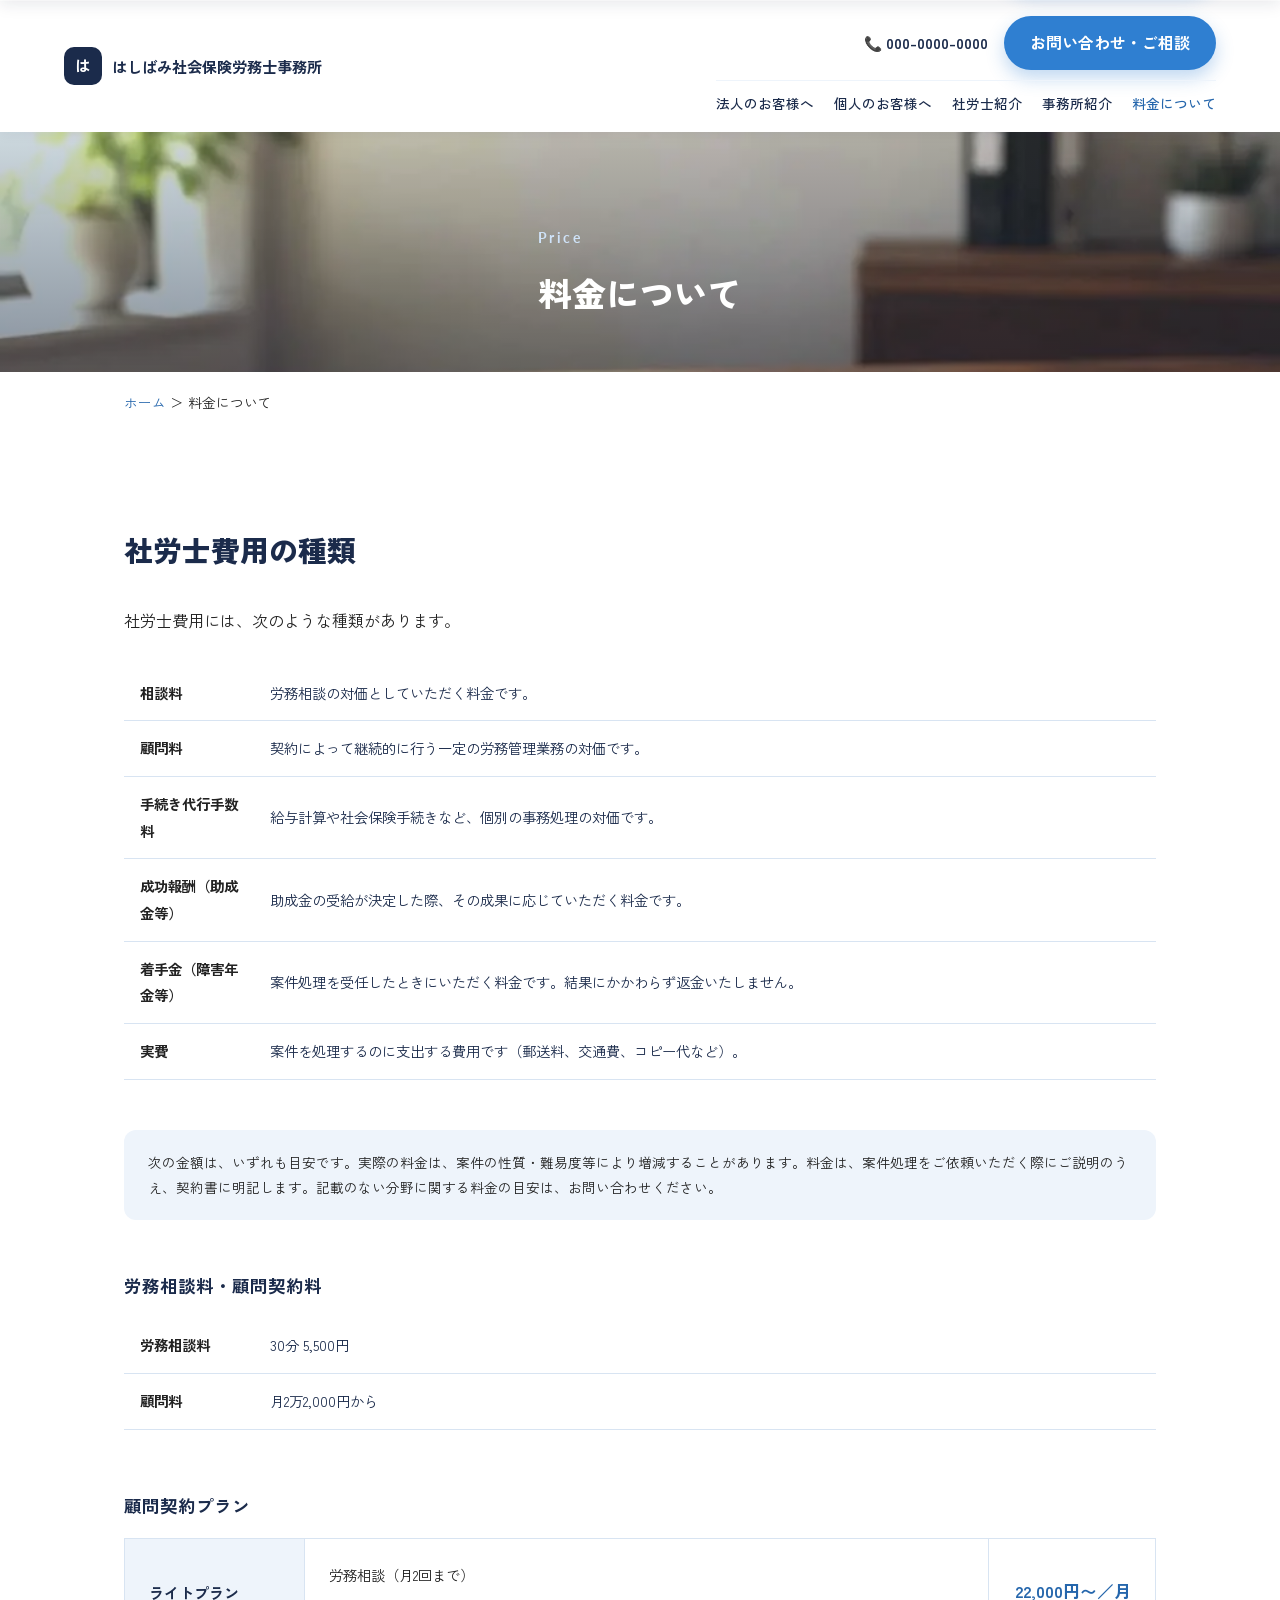
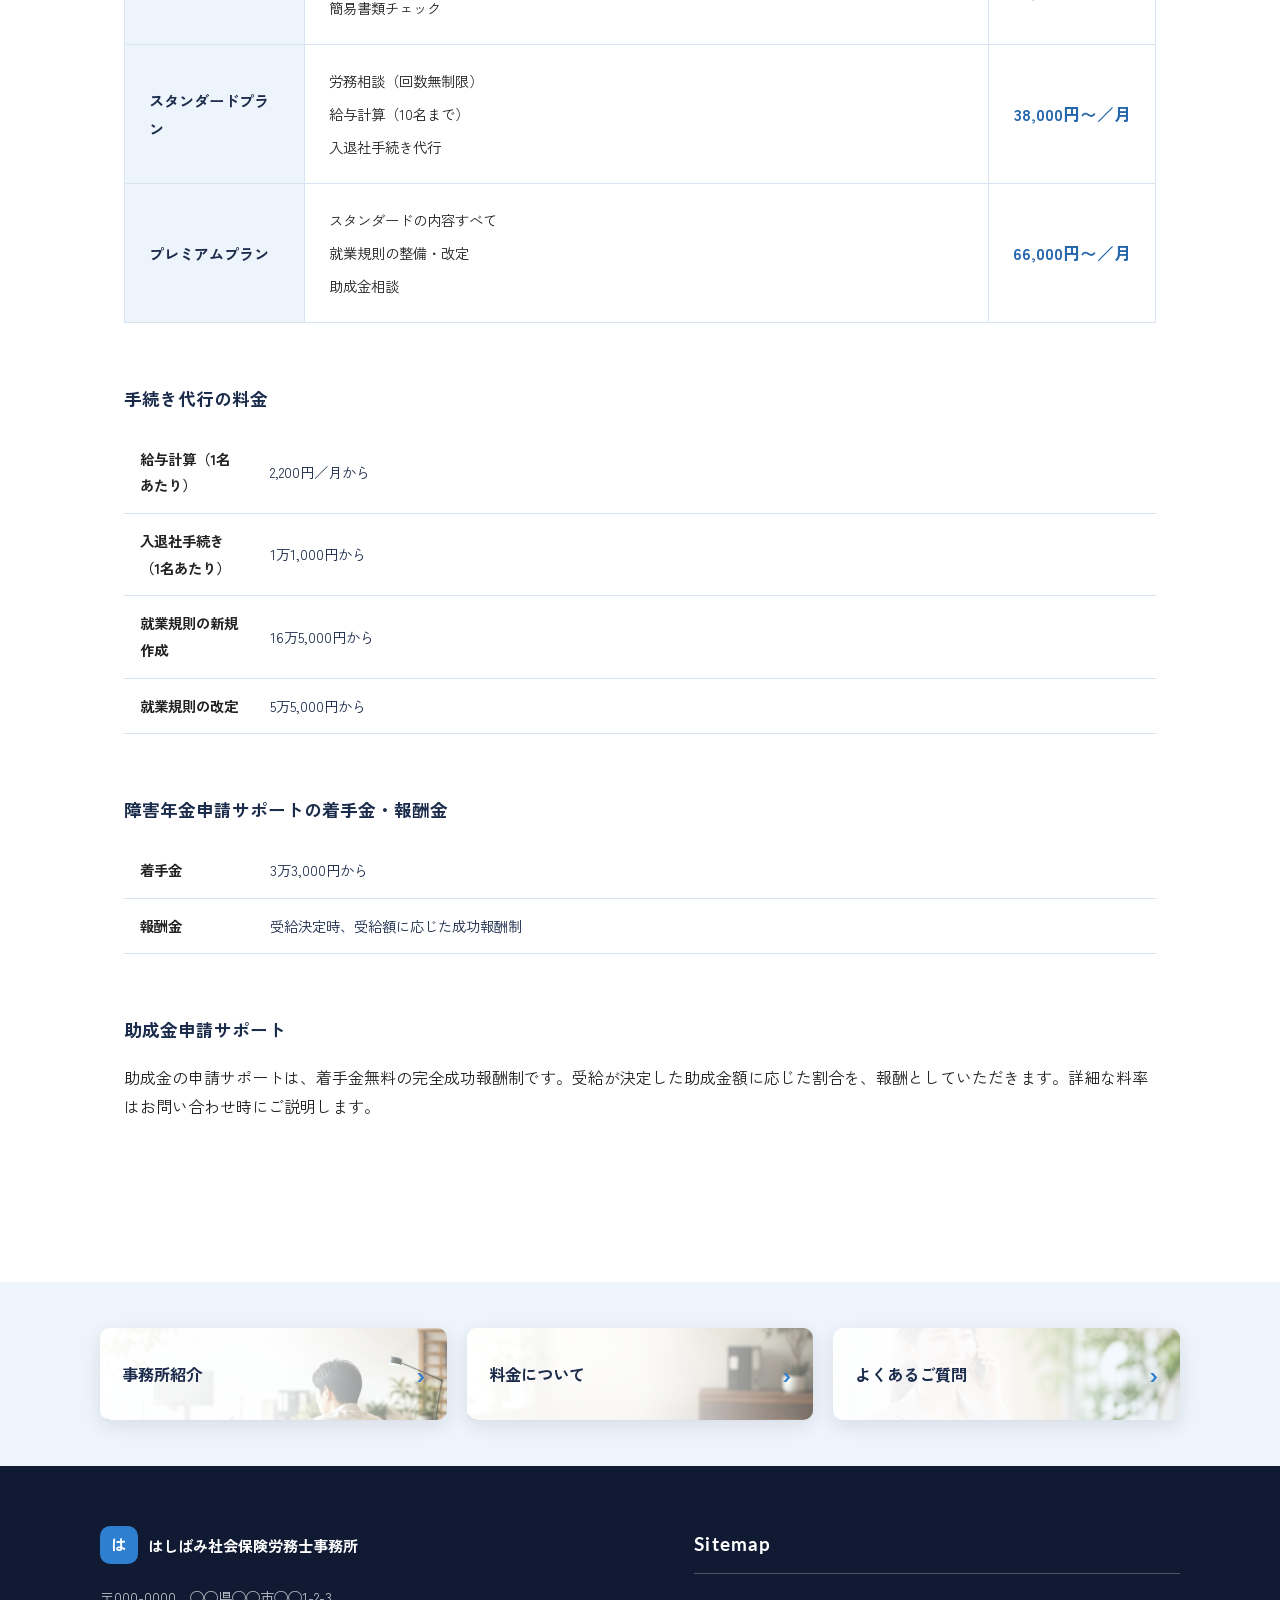
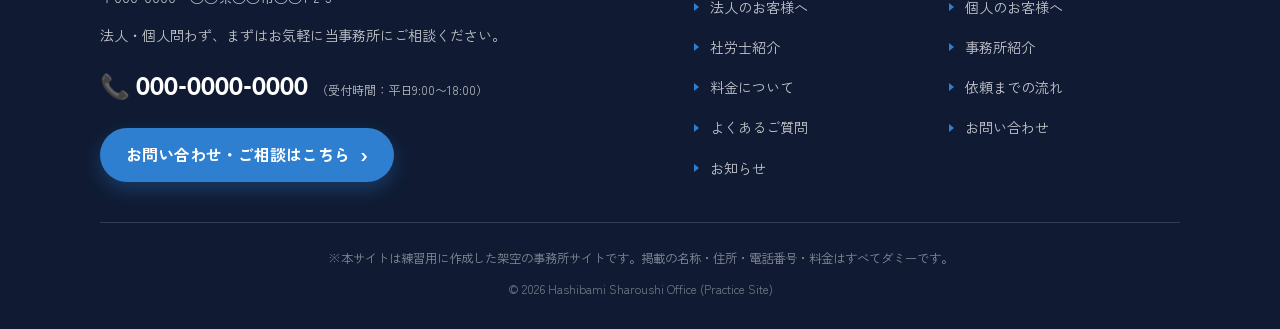
<file: pricing.html>
<!DOCTYPE html>
<html lang="ja">
<head>
<meta charset="UTF-8">
<meta name="viewport" content="width=device-width, initial-scale=1.0">
<title>料金について｜はしばみ社会保険労務士事務所</title>
<meta name="description" content="はしばみ社会保険労務士事務所の料金体系のご案内です。顧問契約プラン、手続き代行、障害年金申請サポート、助成金申請サポートの料金目安を掲載しています。（本サイトは練習用に作成した架空の事務所サイトです）">
<!-- OGP / favicon -->
<link rel="icon" type="image/png" sizes="32x32" href="favicon-32.png">
<link rel="apple-touch-icon" href="apple-touch-icon.png">
<meta property="og:type" content="article">
<meta property="og:site_name" content="はしばみ社会保険労務士事務所">
<meta property="og:title" content="料金について｜はしばみ社会保険労務士事務所">
<meta property="og:description" content="はしばみ社会保険労務士事務所の料金体系のご案内です。顧問契約プラン、手続き代行、障害年金申請サポート、助成金申請サポートの料金目安を掲載しています。（本サイトは練習用に作成した架空の事務所サイトです）">
<meta property="og:url" content="https://katsumi-h.github.io/hashibami-sharoushi-site/pricing.html">
<meta property="og:image" content="https://katsumi-h.github.io/hashibami-sharoushi-site/images/ogp.jpg">
<meta property="og:locale" content="ja_JP">
<meta name="twitter:card" content="summary_large_image">
<!-- /OGP -->
<link rel="preconnect" href="https://fonts.googleapis.com">
<link href="https://fonts.googleapis.com/css2?family=Zen+Kaku+Gothic+New:wght@400;500;700;900&family=Lato:wght@400;700;900&display=swap" rel="stylesheet">
<link rel="stylesheet" href="style.css">
</head>
<body>

<header class="site-header">
  <div class="header-inner">
    <a href="index.html" class="logo">
      <span class="logo-mark">は</span>
      <span class="logo-text">はしばみ社会保険労務士事務所</span>
    </a>
    <div class="header-right">
      <div class="header-top-row">
        <span class="tel">📞 000-0000-0000</span>
        <a href="contact.html" class="btn btn-primary">お問い合わせ・ご相談</a>
      </div>
      <nav class="nav" id="nav">
        <a href="corporate.html">法人のお客様へ</a>
        <a href="personal.html">個人のお客様へ</a>
        <a href="staff.html">社労士紹介</a>
        <a href="about.html">事務所紹介</a>
        <a href="pricing.html" class="is-current">料金について</a>
      </nav>
    </div>
    <button class="hamburger" id="hamburger" aria-label="メニューを開く" aria-expanded="false">
      <span></span><span></span><span></span>
    </button>
  </div>
</header>

<header class="site-header-compact" id="stickyHeader">
  <div class="header-inner">
    <a href="index.html" class="logo">
      <span class="logo-mark">は</span>
      <span class="logo-text">はしばみ社会保険労務士事務所</span>
    </a>
    <nav class="nav" id="navCompact">
      <a href="corporate.html">法人のお客様へ</a>
      <a href="personal.html">個人のお客様へ</a>
      <a href="staff.html">社労士紹介</a>
      <a href="about.html">事務所紹介</a>
      <a href="pricing.html" class="is-current">料金について</a>
      <a href="contact.html" class="nav-sp-only">お問い合わせ</a>
    </nav>
    <a href="contact.html" class="btn btn-primary">お問い合わせ・ご相談</a>
    <button class="hamburger" id="hamburgerCompact" aria-label="メニューを開く" aria-expanded="false">
      <span></span><span></span><span></span>
    </button>
  </div>
</header>

<main>

  <section class="page-title-photo">
    <img src="images/pricing-photo.webp" alt="料金のご案内イメージ" class="bg-photo">
    <div class="bg-overlay" aria-hidden="true"></div>
    <div class="section-inner">
      <p class="section-eyebrow">Price</p>
      <h1 class="page-title-h1">料金について</h1>
    </div>
  </section>

  <div class="breadcrumb">
    <div class="section-inner"><a href="index.html">ホーム</a> ＞ 料金について</div>
  </div>

  <!-- FEE TYPES -->
  <section class="worry-section">
    <div class="section-inner">
      <h2 class="section-title">社労士費用の種類</h2>
      <p class="worry-lead">社労士費用には、次のような種類があります。</p>
      <table class="office-table">
        <tr><th>相談料</th><td>労務相談の対価としていただく料金です。</td></tr>
        <tr><th>顧問料</th><td>契約によって継続的に行う一定の労務管理業務の対価です。</td></tr>
        <tr><th>手続き代行手数料</th><td>給与計算や社会保険手続きなど、個別の事務処理の対価です。</td></tr>
        <tr><th>成功報酬（助成金等）</th><td>助成金の受給が決定した際、その成果に応じていただく料金です。</td></tr>
        <tr><th>着手金（障害年金等）</th><td>案件処理を受任したときにいただく料金です。結果にかかわらず返金いたしません。</td></tr>
        <tr><th>実費</th><td>案件を処理するのに支出する費用です（郵送料、交通費、コピー代など）。</td></tr>
      </table>
    </div>
  </section>

  <!-- FEE TABLES -->
  <section class="focus-areas" style="padding-top: 20px;">
    <div class="section-inner">

      <div class="fee-note">
        次の金額は、いずれも目安です。実際の料金は、案件の性質・難易度等により増減することがあります。料金は、案件処理をご依頼いただく際にご説明のうえ、契約書に明記します。記載のない分野に関する料金の目安は、お問い合わせください。
      </div>

      <div class="fee-table-section">
        <h3>労務相談料・顧問契約料</h3>
        <table class="office-table">
          <tr><th>労務相談料</th><td>30分 5,500円</td></tr>
          <tr><th>顧問料</th><td>月2万2,000円から</td></tr>
        </table>
      </div>

      <div class="fee-table-section">
        <h3>顧問契約プラン</h3>
        <table class="plan-table">
          <tr>
            <th>ライトプラン</th>
            <td>
              <ul>
                <li>労務相談（月2回まで）</li>
                <li>簡易書類チェック</li>
              </ul>
            </td>
            <td class="plan-table-price">22,000円〜／月</td>
          </tr>
          <tr>
            <th>スタンダードプラン</th>
            <td>
              <ul>
                <li>労務相談（回数無制限）</li>
                <li>給与計算（10名まで）</li>
                <li>入退社手続き代行</li>
              </ul>
            </td>
            <td class="plan-table-price">38,000円〜／月</td>
          </tr>
          <tr>
            <th>プレミアムプラン</th>
            <td>
              <ul>
                <li>スタンダードの内容すべて</li>
                <li>就業規則の整備・改定</li>
                <li>助成金相談</li>
              </ul>
            </td>
            <td class="plan-table-price">66,000円〜／月</td>
          </tr>
        </table>
      </div>

      <div class="fee-table-section">
        <h3>手続き代行の料金</h3>
        <table class="office-table">
          <tr><th>給与計算（1名あたり）</th><td>2,200円／月から</td></tr>
          <tr><th>入退社手続き（1名あたり）</th><td>1万1,000円から</td></tr>
          <tr><th>就業規則の新規作成</th><td>16万5,000円から</td></tr>
          <tr><th>就業規則の改定</th><td>5万5,000円から</td></tr>
        </table>
      </div>

      <div class="fee-table-section">
        <h3>障害年金申請サポートの着手金・報酬金</h3>
        <table class="office-table">
          <tr><th>着手金</th><td>3万3,000円から</td></tr>
          <tr><th>報酬金</th><td>受給決定時、受給額に応じた成功報酬制</td></tr>
        </table>
      </div>

      <div class="fee-table-section">
        <h3>助成金申請サポート</h3>
        <p style="color: var(--text-sub);">助成金の申請サポートは、着手金無料の完全成功報酬制です。受給が決定した助成金額に応じた割合を、報酬としていただきます。詳細な料率はお問い合わせ時にご説明します。</p>
      </div>

    </div>
  </section>


</main>

<!-- FOOTER BANNERS -->
<section class="footer-banners">
  <div class="footer-banner-inner">
    <a href="about.html" class="footer-banner">
      <img src="images/about-photo.webp" alt="">
      <span class="footer-banner-label">事務所紹介</span>
      <span class="footer-banner-arrow">›</span>
    </a>
    <a href="pricing.html" class="footer-banner">
      <img src="images/pricing-photo.webp" alt="">
      <span class="footer-banner-label">料金について</span>
      <span class="footer-banner-arrow">›</span>
    </a>
    <a href="question.html" class="footer-banner">
      <img src="images/question-photo.webp" alt="">
      <span class="footer-banner-label">よくあるご質問</span>
      <span class="footer-banner-arrow">›</span>
    </a>
  </div>
</section>

<footer class="site-footer">
  <div class="footer-inner">
    <div class="footer-left">
      <div class="footer-logo">
        <span class="logo-mark">は</span>
        <span class="logo-text">はしばみ社会保険労務士事務所</span>
      </div>
      <p class="footer-address">〒000-0000　◯◯県◯◯市◯◯1-2-3</p>
      <p class="footer-lead">法人・個人問わず、<br class="br-sp">まずはお気軽に当事務所にご相談ください。</p>
      <p class="footer-tel">📞 000-0000-0000<span class="footer-hours">（受付時間：平日9:00〜18:00）</span></p>
      <a href="contact.html" class="btn btn-primary footer-cta">お問い合わせ・ご相談はこちら<span class="arrow">›</span></a>
    </div>
    <div class="footer-right">
      <p class="footer-sitemap-title">Sitemap</p>
      <nav class="footer-sitemap">
        <a href="corporate.html">法人のお客様へ</a>
        <a href="personal.html">個人のお客様へ</a>
        <a href="staff.html">社労士紹介</a>
        <a href="about.html">事務所紹介</a>
        <a href="pricing.html">料金について</a>
        <a href="flow.html">依頼までの流れ</a>
        <a href="question.html">よくあるご質問</a>
        <a href="contact.html">お問い合わせ</a>
        <a href="news.html">お知らせ</a>
      </nav>
    </div>
  </div>
  <div class="footer-bottom">
    <p class="footer-note">※本サイトは練習用に作成した架空の事務所サイトです。掲載の名称・住所・電話番号・料金はすべてダミーです。</p>
    <p class="footer-copyright">© 2026 Hashibami Sharoushi Office (Practice Site)</p>
  </div>
</footer>

<script src="script.js"></script>
</body>
</html>
</file>
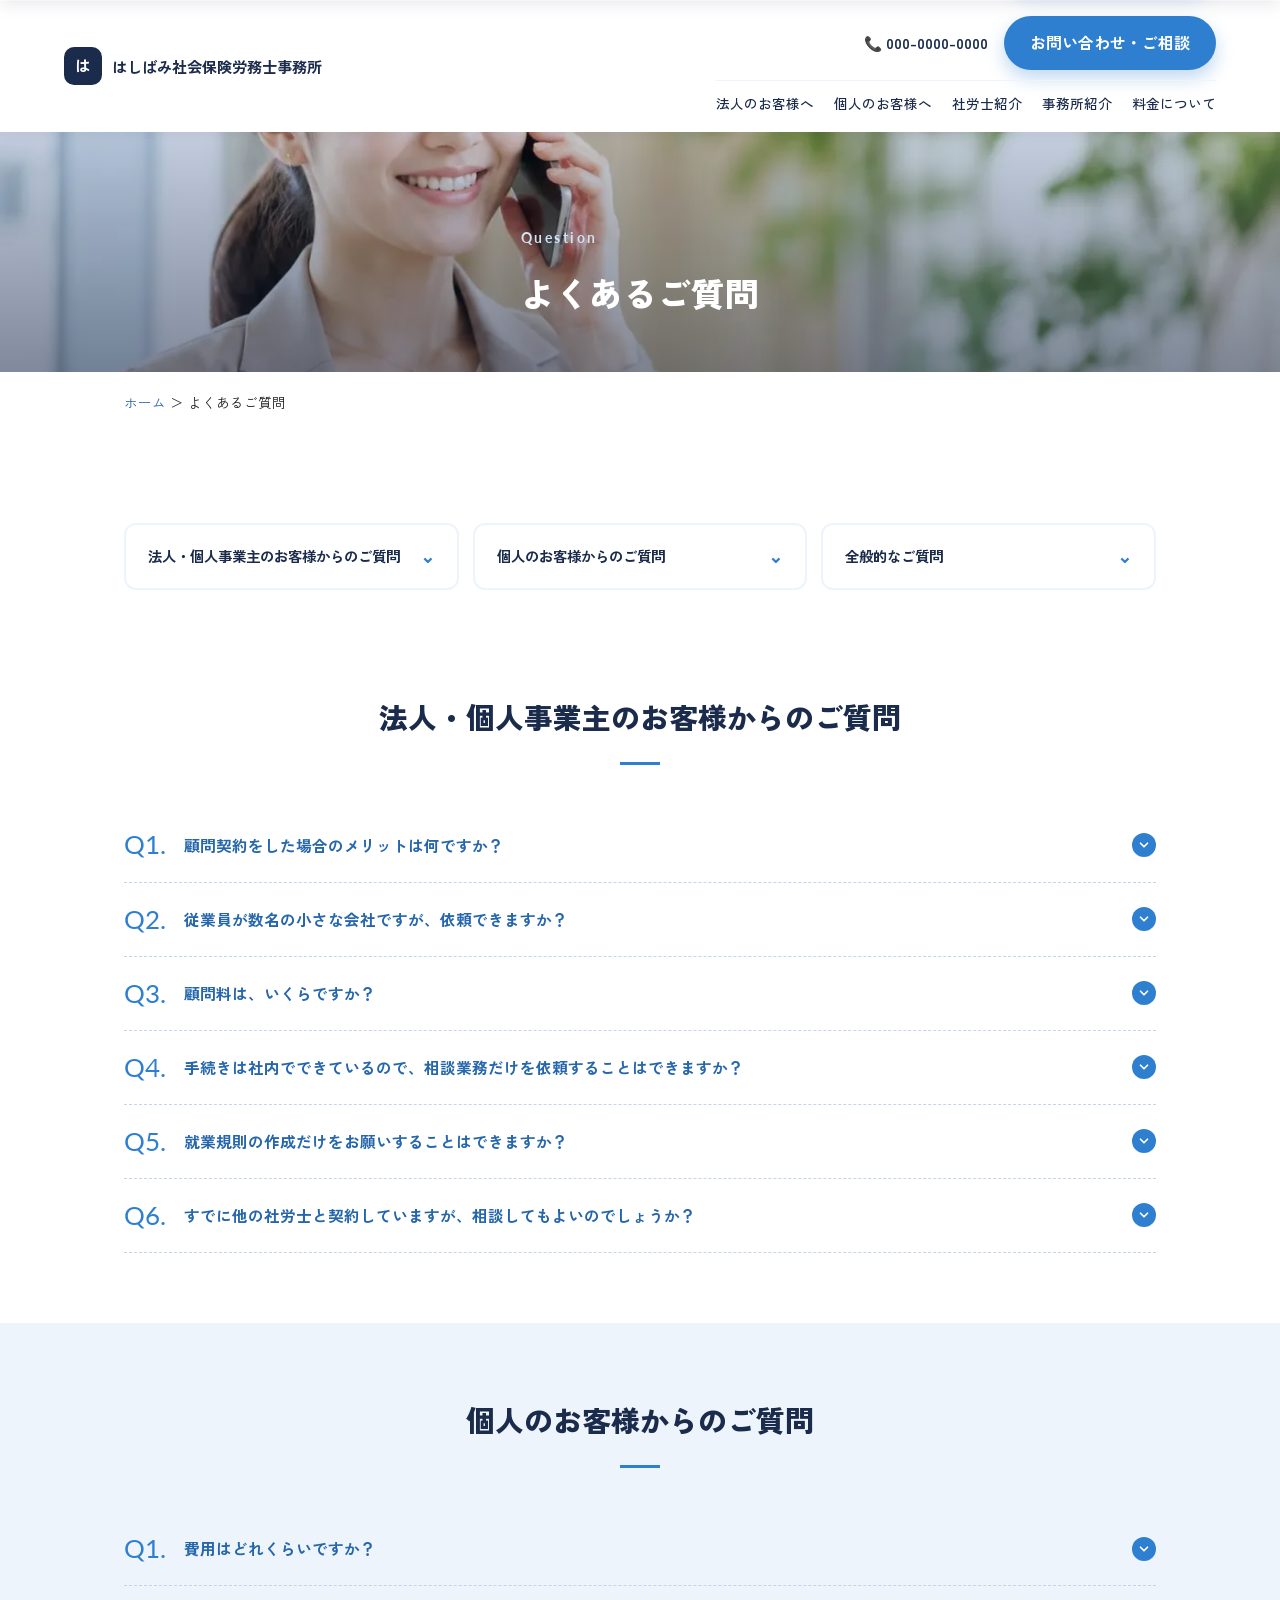
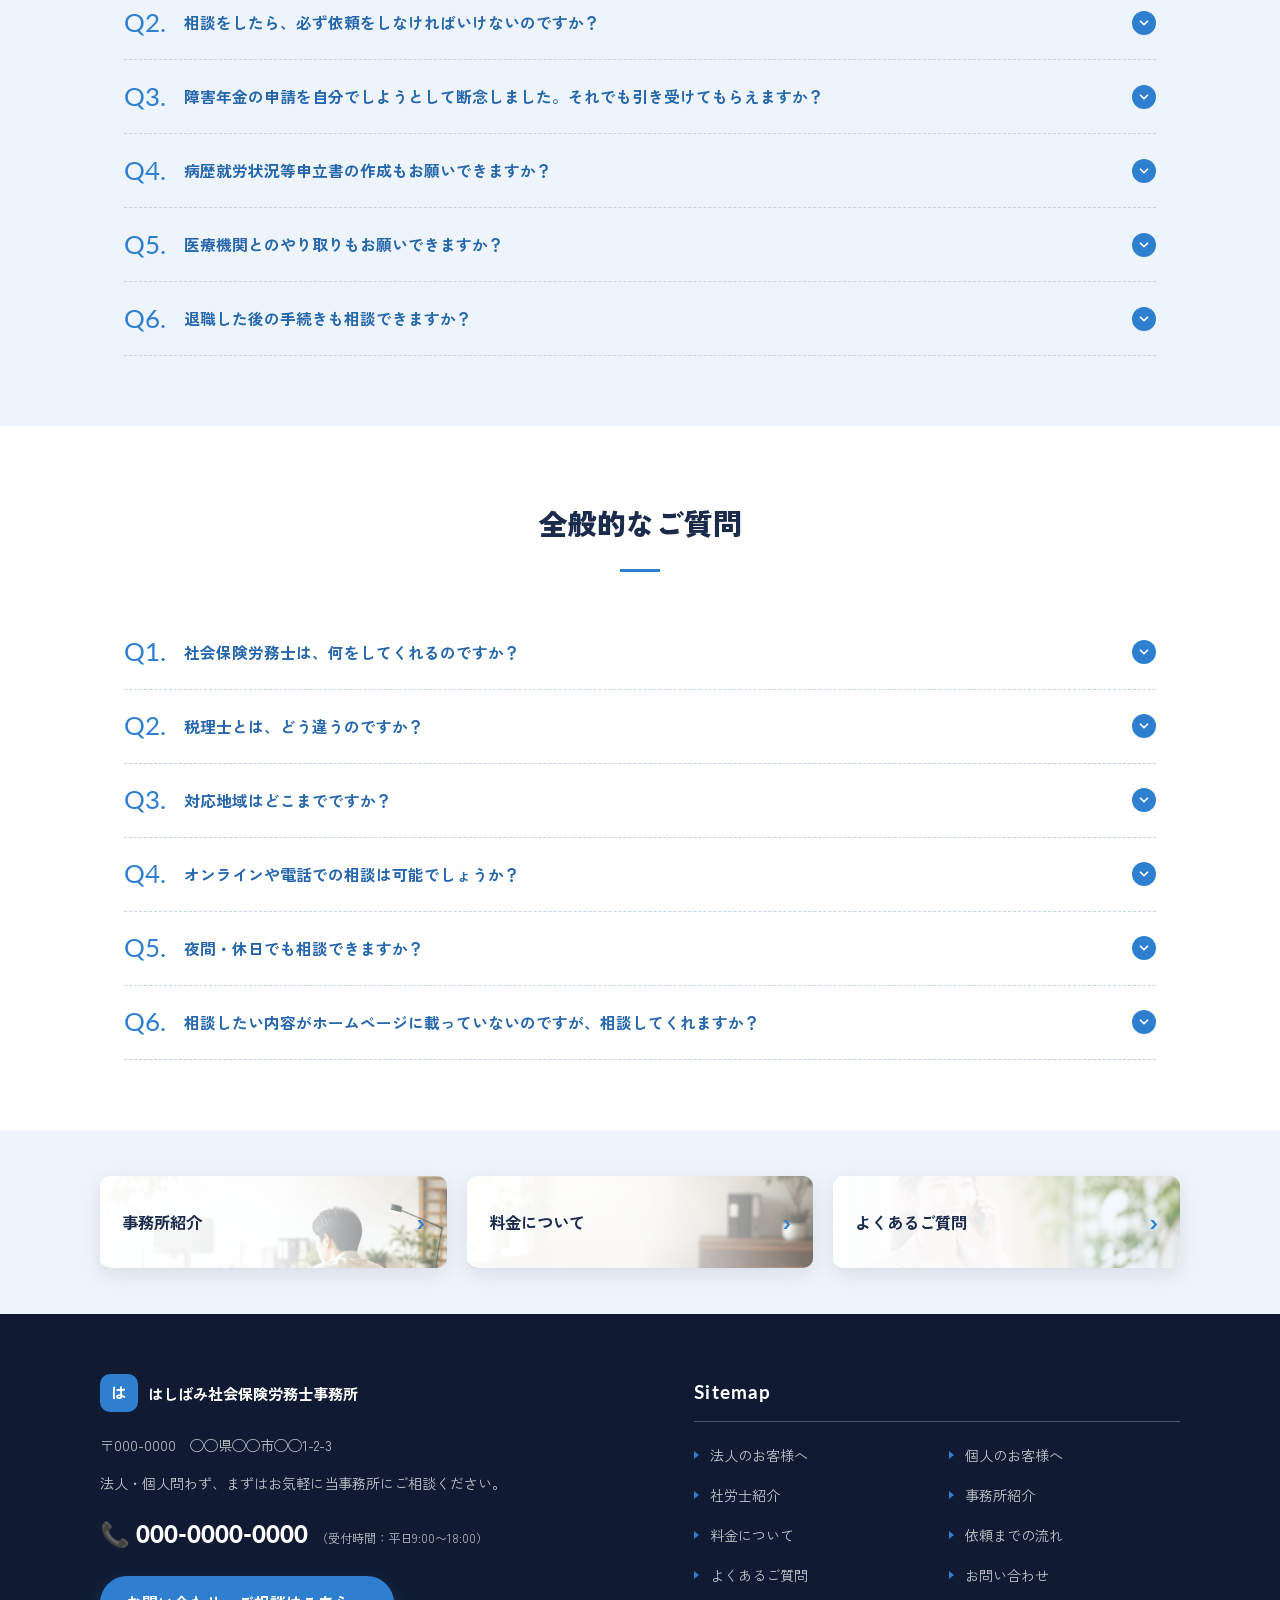
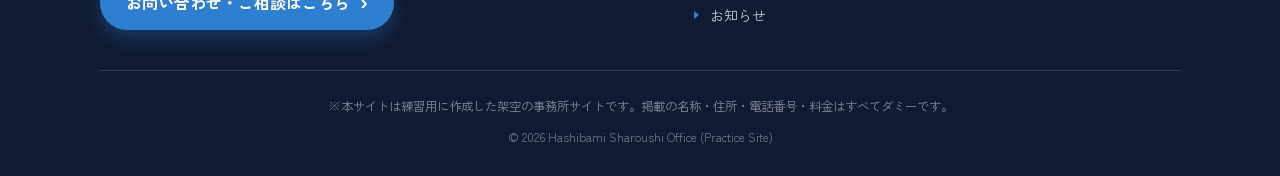
<file: question.html>
<!DOCTYPE html>
<html lang="ja">
<head>
<meta charset="UTF-8">
<meta name="viewport" content="width=device-width, initial-scale=1.0">
<title>よくあるご質問｜はしばみ社会保険労務士事務所</title>
<meta name="description" content="はしばみ社会保険労務士事務所によく寄せられるご質問をまとめました。顧問契約・料金・障害年金の申請サポートなど、法人・個人それぞれのご質問にお答えしています。（本サイトは練習用に作成した架空の事務所サイトです）">
<!-- OGP / favicon -->
<link rel="icon" type="image/png" sizes="32x32" href="favicon-32.png">
<link rel="apple-touch-icon" href="apple-touch-icon.png">
<meta property="og:type" content="article">
<meta property="og:site_name" content="はしばみ社会保険労務士事務所">
<meta property="og:title" content="よくあるご質問｜はしばみ社会保険労務士事務所">
<meta property="og:description" content="はしばみ社会保険労務士事務所によく寄せられるご質問をまとめました。顧問契約・料金・障害年金の申請サポートなど、法人・個人それぞれのご質問にお答えしています。（本サイトは練習用に作成した架空の事務所サイトです）">
<meta property="og:url" content="https://katsumi-h.github.io/hashibami-sharoushi-site/question.html">
<meta property="og:image" content="https://katsumi-h.github.io/hashibami-sharoushi-site/images/ogp.jpg">
<meta property="og:locale" content="ja_JP">
<meta name="twitter:card" content="summary_large_image">
<!-- /OGP -->
<link rel="preconnect" href="https://fonts.googleapis.com">
<link href="https://fonts.googleapis.com/css2?family=Zen+Kaku+Gothic+New:wght@400;500;700;900&family=Lato:wght@400;700;900&display=swap" rel="stylesheet">
<link rel="stylesheet" href="style.css">
</head>
<body>

<header class="site-header">
  <div class="header-inner">
    <a href="index.html" class="logo">
      <span class="logo-mark">は</span>
      <span class="logo-text">はしばみ社会保険労務士事務所</span>
    </a>
    <div class="header-right">
      <div class="header-top-row">
        <span class="tel">📞 000-0000-0000</span>
        <a href="contact.html" class="btn btn-primary">お問い合わせ・ご相談</a>
      </div>
      <nav class="nav" id="nav">
        <a href="corporate.html">法人のお客様へ</a>
        <a href="personal.html">個人のお客様へ</a>
        <a href="staff.html">社労士紹介</a>
        <a href="about.html">事務所紹介</a>
        <a href="pricing.html">料金について</a>
      </nav>
    </div>
    <button class="hamburger" id="hamburger" aria-label="メニューを開く" aria-expanded="false">
      <span></span><span></span><span></span>
    </button>
  </div>
</header>

<header class="site-header-compact" id="stickyHeader">
  <div class="header-inner">
    <a href="index.html" class="logo">
      <span class="logo-mark">は</span>
      <span class="logo-text">はしばみ社会保険労務士事務所</span>
    </a>
    <nav class="nav" id="navCompact">
      <a href="corporate.html">法人のお客様へ</a>
      <a href="personal.html">個人のお客様へ</a>
      <a href="staff.html">社労士紹介</a>
      <a href="about.html">事務所紹介</a>
      <a href="pricing.html">料金について</a>
      <a href="contact.html" class="nav-sp-only">お問い合わせ</a>
    </nav>
    <a href="contact.html" class="btn btn-primary">お問い合わせ・ご相談</a>
    <button class="hamburger" id="hamburgerCompact" aria-label="メニューを開く" aria-expanded="false">
      <span></span><span></span><span></span>
    </button>
  </div>
</header>

<main>

  <section class="page-title-photo">
    <img src="images/question-photo.webp" alt="お電話でのご相談イメージ" class="bg-photo">
    <div class="bg-overlay" aria-hidden="true"></div>
    <div class="section-inner">
      <p class="section-eyebrow">Question</p>
      <h1 class="page-title-h1">よくあるご質問</h1>
    </div>
  </section>

  <div class="breadcrumb">
    <div class="section-inner"><a href="index.html">ホーム</a> ＞ よくあるご質問</div>
  </div>

  <!-- CATEGORY JUMP -->
  <section class="worry-section">
    <div class="section-inner">
      <div class="faq-jump">
        <a href="#faq-corp" class="faq-jump-btn">法人・個人事業主のお客様からのご質問 <span class="arrow">⌄</span></a>
        <a href="#faq-personal" class="faq-jump-btn">個人のお客様からのご質問 <span class="arrow">⌄</span></a>
        <a href="#faq-general" class="faq-jump-btn">全般的なご質問 <span class="arrow">⌄</span></a>
      </div>
    </div>
  </section>

  <!-- 法人・個人事業主のお客様 -->
  <section id="faq-corp" class="faq-section">
    <div class="section-inner">
      <h2 class="section-title center faq-heading">法人・個人事業主の<br class="br-sp">お客様からのご質問</h2>

      <details class="faq-item">
        <summary><span class="faq-q">Q1.</span><span class="faq-question">顧問契約をした場合のメリットは何ですか？</span></summary>
        <div class="faq-answer">
          <p>顧問契約では、日常的・継続的にご相談をお受けすることで、当事務所が会社の実情を深く理解した状態でアドバイスできるようになります。「これは相談してよいことなのか」と迷う前にお声がけいただけるため、問題が大きくなる前の予防につながります。また、顧問先のみなさまからのご相談は優先して対応いたします。<br>詳しくは「<a href="corporate.html">法人のお客様へ</a>」のページをご覧ください。</p>
        </div>
      </details>

      <details class="faq-item">
        <summary><span class="faq-q">Q2.</span><span class="faq-question">従業員が数名の小さな会社ですが、依頼できますか？</span></summary>
        <div class="faq-answer">
          <p>もちろん可能です。「社労士は規模の大きい会社が使うもの」と思われがちですが、残業代の計算方法や就業規則の整備、社会保険の手続きといったお悩みは、企業の大小を問わず生じます。むしろ、社内に労務の専任担当者を置きにくい規模の会社さまにこそ、外部の相談窓口としてご活用いただいています。</p>
        </div>
      </details>

      <details class="faq-item">
        <summary><span class="faq-q">Q3.</span><span class="faq-question">顧問料は、いくらですか？</span></summary>
        <div class="faq-answer">
          <p>月2万2,000円（税込）からで、従業員数やご依頼いただく業務の範囲によって変わります。顧問契約プランは3種類ご用意しています。正式なご契約の前に必ずお見積りをご提示し、ご納得いただいたうえで契約書に明記します。<br>詳しくは「<a href="pricing.html">料金について</a>」のページをご覧ください。</p>
        </div>
      </details>

      <details class="faq-item">
        <summary><span class="faq-q">Q4.</span><span class="faq-question">手続きは社内でできているので、相談業務だけを依頼することはできますか？</span></summary>
        <div class="faq-answer">
          <p>可能です。労務相談を中心とした「ライトプラン」をご用意しています。また、顧問契約を結ばず、必要なときだけ単発でご相談いただくこともできます（30分5,500円・税込）。</p>
        </div>
      </details>

      <details class="faq-item">
        <summary><span class="faq-q">Q5.</span><span class="faq-question">就業規則の作成だけをお願いすることはできますか？</span></summary>
        <div class="faq-answer">
          <p>可能です。顧問契約の有無にかかわらず、就業規則の新規作成・改定を単発でお受けしています。会社の実態を丁寧にお聞きしたうえで、実情に合った内容をご提案します。料金の目安は「<a href="pricing.html">料金について</a>」のページに掲載しています。</p>
        </div>
      </details>

      <details class="faq-item">
        <summary><span class="faq-q">Q6.</span><span class="faq-question">すでに他の社労士と契約していますが、相談してもよいのでしょうか？</span></summary>
        <div class="faq-answer">
          <p>ご相談いただけます。「今の対応に不安がある」「別の視点からの意見も聞いてみたい」といったご相談も歓迎しています。ご契約の切り替えを前提とせず、まずはお話をお聞かせください。</p>
        </div>
      </details>
    </div>
  </section>

  <!-- 個人のお客様 -->
  <section id="faq-personal" class="faq-section faq-section-alt">
    <div class="section-inner">
      <h2 class="section-title center faq-heading">個人のお客様からのご質問</h2>

      <details class="faq-item">
        <summary><span class="faq-q">Q1.</span><span class="faq-question">費用はどれくらいですか？</span></summary>
        <div class="faq-answer">
          <p>ご相談は30分5,500円（税込）です。障害年金の申請サポートをご依頼いただく場合は、着手金3万3,000円（税込）からと、受給が決定した際の成功報酬をいただきます。金額は必ずご依頼前にご説明し、ご納得いただいたうえで契約書に明記します。</p>
        </div>
      </details>

      <details class="faq-item">
        <summary><span class="faq-q">Q2.</span><span class="faq-question">相談をしたら、必ず依頼をしなければいけないのですか？</span></summary>
        <div class="faq-answer">
          <p>そのようなことはありません。ご相談の場でお決めいただく必要はございませんので、一度お持ち帰りいただき、ゆっくりご検討ください。当事務所の説明や料金体系にご納得いただいたうえで、ご依頼ください。</p>
        </div>
      </details>

      <details class="faq-item">
        <summary><span class="faq-q">Q3.</span><span class="faq-question">障害年金の申請を自分でしようとして断念しました。それでも引き受けてもらえますか？</span></summary>
        <div class="faq-answer">
          <p>もちろんお引き受けします。書類の複雑さから途中で止まってしまう方は少なくありません。どこまで進んでいるか、どの書類が揃っているかをお伺いしたうえで、続きから進められるようサポートします。</p>
        </div>
      </details>

      <details class="faq-item">
        <summary><span class="faq-q">Q4.</span><span class="faq-question">病歴就労状況等申立書の作成もお願いできますか？</span></summary>
        <div class="faq-answer">
          <p>ご本人やご家族からこれまでの経緯を丁寧にお聞きしたうえで、当事務所で作成いたします。ご自身では書きづらい内容も、お話を伺いながら一緒に整理していきますのでご安心ください。</p>
        </div>
      </details>

      <details class="faq-item">
        <summary><span class="faq-q">Q5.</span><span class="faq-question">医療機関とのやり取りもお願いできますか？</span></summary>
        <div class="faq-answer">
          <p>診断書の作成依頼など、医療機関とのやり取りも当事務所で行います。ただし、診断書の内容そのものは医師が医学的に判断されるものです。当事務所から内容の変更を求めるような働きかけは行いません。</p>
        </div>
      </details>

      <details class="faq-item">
        <summary><span class="faq-q">Q6.</span><span class="faq-question">退職した後の手続きも相談できますか？</span></summary>
        <div class="faq-answer">
          <p>ご相談いただけます。雇用保険（失業給付）の手続き、健康保険の切り替え、年金の届出など、退職後に必要となる手続きは多岐にわたります。ご状況をお伺いし、何をいつまでに行う必要があるかを整理してお伝えします。</p>
        </div>
      </details>
    </div>
  </section>

  <!-- 全般 -->
  <section id="faq-general" class="faq-section">
    <div class="section-inner">
      <h2 class="section-title center faq-heading">全般的なご質問</h2>

      <details class="faq-item">
        <summary><span class="faq-q">Q1.</span><span class="faq-question">社会保険労務士は、何をしてくれるのですか？</span></summary>
        <div class="faq-answer">
          <p>労働・社会保険に関する手続きの代行、就業規則をはじめとする書類の作成、そして人事労務に関するご相談への対応が主な仕事です。会社側の労務管理と、はたらく方の年金・退職後の手続きの、どちらもお手伝いできる専門家です。</p>
        </div>
      </details>

      <details class="faq-item">
        <summary><span class="faq-q">Q2.</span><span class="faq-question">税理士とは、どう違うのですか？</span></summary>
        <div class="faq-answer">
          <p>税理士は税金の申告や会計を専門としており、社会保険労務士は「人」に関する分野、つまり労働・社会保険や人事労務を専門としています。会社の運営では両方が必要になる場面が多く、それぞれの専門家が役割を分担しています。</p>
        </div>
      </details>

      <details class="faq-item">
        <summary><span class="faq-q">Q3.</span><span class="faq-question">対応地域はどこまでですか？</span></summary>
        <div class="faq-answer">
          <p>◯◯県内を中心にお受けしていますが、オンラインでのご相談であれば地域を問わず対応可能です。遠方への出張が必要な場合は、交通費を実費でご負担いただくことがあります。</p>
        </div>
      </details>

      <details class="faq-item">
        <summary><span class="faq-q">Q4.</span><span class="faq-question">オンラインや電話での相談は可能でしょうか？</span></summary>
        <div class="faq-answer">
          <p>可能です。Web会議やお電話でのご相談にも対応しています。書類のやり取りもデータで行えますので、ご来所いただかなくても手続きを進めていただけます。</p>
        </div>
      </details>

      <details class="faq-item">
        <summary><span class="faq-q">Q5.</span><span class="faq-question">夜間・休日でも相談できますか？</span></summary>
        <div class="faq-answer">
          <p>通常の受付時間は平日9:00〜18:00ですが、事前にご予約いただければ、時間外や休日のご相談にも可能な範囲で対応いたします。まずはお問い合わせフォームまたはお電話でご希望をお知らせください。</p>
        </div>
      </details>

      <details class="faq-item">
        <summary><span class="faq-q">Q6.</span><span class="faq-question">相談したい内容がホームページに載っていないのですが、相談してくれますか？</span></summary>
        <div class="faq-answer">
          <p>ぜひご相談ください。ホームページに掲載しているのは、代表的な業務の一部です。「これは社労士に聞くことなのか分からない」という段階でも構いませんので、まずはお話をお聞かせください。当事務所で対応できない内容の場合は、適切な専門家をご紹介します。</p>
        </div>
      </details>
    </div>
  </section>

</main>

<!-- FOOTER BANNERS -->
<section class="footer-banners">
  <div class="footer-banner-inner">
    <a href="about.html" class="footer-banner">
      <img src="images/about-photo.webp" alt="">
      <span class="footer-banner-label">事務所紹介</span>
      <span class="footer-banner-arrow">›</span>
    </a>
    <a href="pricing.html" class="footer-banner">
      <img src="images/pricing-photo.webp" alt="">
      <span class="footer-banner-label">料金について</span>
      <span class="footer-banner-arrow">›</span>
    </a>
    <a href="question.html" class="footer-banner">
      <img src="images/question-photo.webp" alt="">
      <span class="footer-banner-label">よくあるご質問</span>
      <span class="footer-banner-arrow">›</span>
    </a>
  </div>
</section>

<footer class="site-footer">
  <div class="footer-inner">
    <div class="footer-left">
      <div class="footer-logo">
        <span class="logo-mark">は</span>
        <span class="logo-text">はしばみ社会保険労務士事務所</span>
      </div>
      <p class="footer-address">〒000-0000　◯◯県◯◯市◯◯1-2-3</p>
      <p class="footer-lead">法人・個人問わず、<br class="br-sp">まずはお気軽に当事務所にご相談ください。</p>
      <p class="footer-tel">📞 000-0000-0000<span class="footer-hours">（受付時間：平日9:00〜18:00）</span></p>
      <a href="contact.html" class="btn btn-primary footer-cta">お問い合わせ・ご相談はこちら<span class="arrow">›</span></a>
    </div>
    <div class="footer-right">
      <p class="footer-sitemap-title">Sitemap</p>
      <nav class="footer-sitemap">
        <a href="corporate.html">法人のお客様へ</a>
        <a href="personal.html">個人のお客様へ</a>
        <a href="staff.html">社労士紹介</a>
        <a href="about.html">事務所紹介</a>
        <a href="pricing.html">料金について</a>
        <a href="flow.html">依頼までの流れ</a>
        <a href="question.html">よくあるご質問</a>
        <a href="contact.html">お問い合わせ</a>
        <a href="news.html">お知らせ</a>
      </nav>
    </div>
  </div>
  <div class="footer-bottom">
    <p class="footer-note">※本サイトは練習用に作成した架空の事務所サイトです。掲載の名称・住所・電話番号・料金はすべてダミーです。</p>
    <p class="footer-copyright">© 2026 Hashibami Sharoushi Office (Practice Site)</p>
  </div>
</footer>

<script src="script.js"></script>
</body>
</html>
</file>
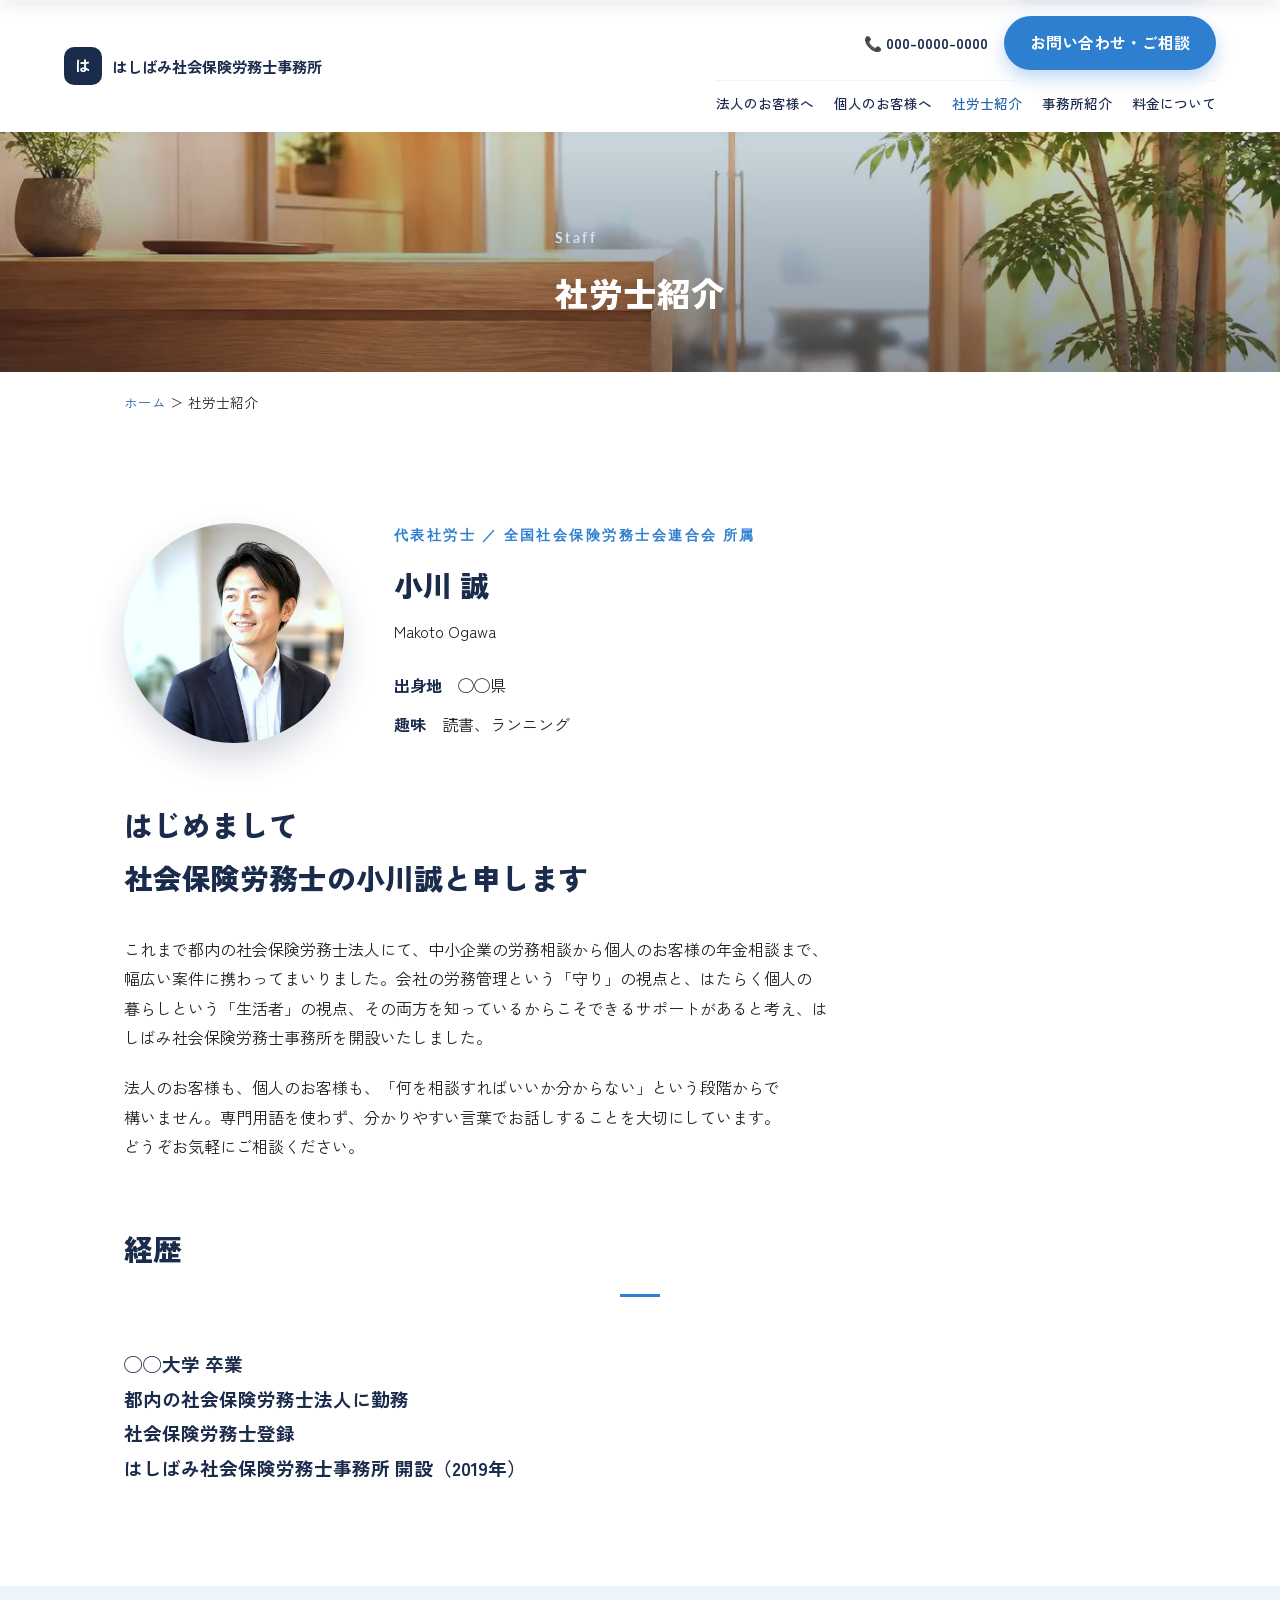
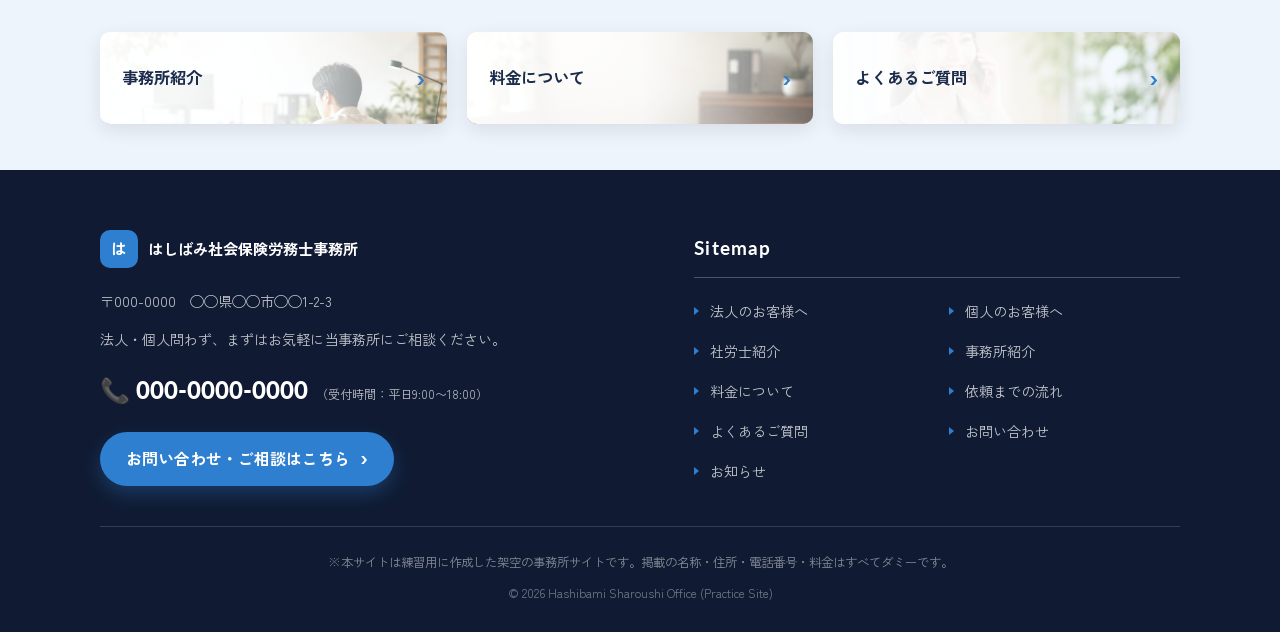
<file: staff.html>
<!DOCTYPE html>
<html lang="ja">
<head>
<meta charset="UTF-8">
<meta name="viewport" content="width=device-width, initial-scale=1.0">
<title>社労士紹介｜はしばみ社会保険労務士事務所</title>
<meta name="description" content="はしばみ社会保険労務士事務所の代表社労士のご紹介です。（本サイトは練習用に作成した架空の事務所サイトです）">
<!-- OGP / favicon -->
<link rel="icon" type="image/png" sizes="32x32" href="favicon-32.png">
<link rel="apple-touch-icon" href="apple-touch-icon.png">
<meta property="og:type" content="article">
<meta property="og:site_name" content="はしばみ社会保険労務士事務所">
<meta property="og:title" content="社労士紹介｜はしばみ社会保険労務士事務所">
<meta property="og:description" content="はしばみ社会保険労務士事務所の代表社労士のご紹介です。（本サイトは練習用に作成した架空の事務所サイトです）">
<meta property="og:url" content="https://katsumi-h.github.io/hashibami-sharoushi-site/staff.html">
<meta property="og:image" content="https://katsumi-h.github.io/hashibami-sharoushi-site/images/ogp.jpg">
<meta property="og:locale" content="ja_JP">
<meta name="twitter:card" content="summary_large_image">
<!-- /OGP -->
<link rel="preconnect" href="https://fonts.googleapis.com">
<link href="https://fonts.googleapis.com/css2?family=Zen+Kaku+Gothic+New:wght@400;500;700;900&family=Lato:wght@400;700;900&display=swap" rel="stylesheet">
<link rel="stylesheet" href="style.css">
</head>
<body>

<header class="site-header">
  <div class="header-inner">
    <a href="index.html" class="logo">
      <span class="logo-mark">は</span>
      <span class="logo-text">はしばみ社会保険労務士事務所</span>
    </a>
    <div class="header-right">
      <div class="header-top-row">
        <span class="tel">📞 000-0000-0000</span>
        <a href="contact.html" class="btn btn-primary">お問い合わせ・ご相談</a>
      </div>
      <nav class="nav" id="nav">
        <a href="corporate.html">法人のお客様へ</a>
        <a href="personal.html">個人のお客様へ</a>
        <a href="staff.html" class="is-current">社労士紹介</a>
        <a href="about.html">事務所紹介</a>
        <a href="pricing.html">料金について</a>
      </nav>
    </div>
    <button class="hamburger" id="hamburger" aria-label="メニューを開く" aria-expanded="false">
      <span></span><span></span><span></span>
    </button>
  </div>
</header>

<header class="site-header-compact" id="stickyHeader">
  <div class="header-inner">
    <a href="index.html" class="logo">
      <span class="logo-mark">は</span>
      <span class="logo-text">はしばみ社会保険労務士事務所</span>
    </a>
    <nav class="nav" id="navCompact">
      <a href="corporate.html">法人のお客様へ</a>
      <a href="personal.html">個人のお客様へ</a>
      <a href="staff.html" class="is-current">社労士紹介</a>
      <a href="about.html">事務所紹介</a>
      <a href="pricing.html">料金について</a>
      <a href="contact.html" class="nav-sp-only">お問い合わせ</a>
    </nav>
    <a href="contact.html" class="btn btn-primary">お問い合わせ・ご相談</a>
    <button class="hamburger" id="hamburgerCompact" aria-label="メニューを開く" aria-expanded="false">
      <span></span><span></span><span></span>
    </button>
  </div>
</header>

<main>

  <section class="page-title-photo">
    <img src="images/staff-photo.webp" alt="事務所内のイメージ" class="bg-photo">
    <div class="bg-overlay" aria-hidden="true"></div>
    <div class="section-inner">
      <p class="section-eyebrow">Staff</p>
      <h1 class="page-title-h1">社労士紹介</h1>
    </div>
  </section>

  <div class="breadcrumb">
    <div class="section-inner"><a href="index.html">ホーム</a> ＞ 社労士紹介</div>
  </div>

  <!-- STAFF PROFILE -->
  <section class="worry-section">
    <div class="section-inner">
      <div class="profile-inner" style="color: var(--navy); align-items: flex-start;">
        <div class="profile-avatar" style="width: 220px; height: 220px; border: none; box-shadow: 0 16px 32px rgba(27,43,75,0.18);">
          <img src="images/profile-photo.webp" alt="代表社労士の写真">
        </div>
        <div>
          <p class="section-eyebrow">代表社労士 ／ 全国社会保険労務士会連合会 所属</p>
          <h2 class="section-title" style="margin-bottom: 6px;">小川 誠</h2>
          <p style="color: var(--text-sub); margin-bottom: 24px;">Makoto Ogawa</p>
          <p style="color: var(--text-sub); margin-bottom: 10px;"><strong style="color: var(--navy);">出身地</strong>　◯◯県</p>
          <p style="color: var(--text-sub); margin-bottom: 28px;"><strong style="color: var(--navy);">趣味</strong>　読書、ランニング</p>
        </div>
      </div>
    </div>
  </section>

  <!-- INTRO -->
  <section class="intro-text" style="padding-top: 0;">
    <div class="section-inner">
      <h2 class="section-title">はじめまして<br>社会保険労務士の小川誠と申します</h2>
      <p>
        これまで都内の社会保険労務士法人にて、中小企業の労務相談から個人のお客様の年金相談まで、幅広い案件に携わってまいりました。会社の労務管理という「守り」の視点と、はたらく個人の暮らしという「生活者」の視点、その両方を知っているからこそできるサポートがあると考え、はしばみ社会保険労務士事務所を開設いたしました。
      </p>
      <p>
        法人のお客様も、個人のお客様も、「何を相談すればいいか分からない」という段階からで構いません。専門用語を使わず、分かりやすい言葉でお話しすることを大切にしています。どうぞお気軽にご相談ください。
      </p>
    </div>
  </section>

  <!-- CAREER -->
  <section class="focus-areas" style="padding-top: 40px;">
    <div class="section-inner">
      <h2 class="section-title">経歴</h2>
      <div class="focus-category">
        <h3>◯◯大学 卒業</h3>
      </div>
      <div class="focus-category">
        <h3>都内の社会保険労務士法人に勤務</h3>
      </div>
      <div class="focus-category">
        <h3>社会保険労務士登録</h3>
      </div>
      <div class="focus-category">
        <h3>はしばみ社会保険労務士事務所 開設（2019年）</h3>
      </div>
    </div>
  </section>


</main>

<!-- FOOTER BANNERS -->
<section class="footer-banners">
  <div class="footer-banner-inner">
    <a href="about.html" class="footer-banner">
      <img src="images/about-photo.webp" alt="">
      <span class="footer-banner-label">事務所紹介</span>
      <span class="footer-banner-arrow">›</span>
    </a>
    <a href="pricing.html" class="footer-banner">
      <img src="images/pricing-photo.webp" alt="">
      <span class="footer-banner-label">料金について</span>
      <span class="footer-banner-arrow">›</span>
    </a>
    <a href="question.html" class="footer-banner">
      <img src="images/question-photo.webp" alt="">
      <span class="footer-banner-label">よくあるご質問</span>
      <span class="footer-banner-arrow">›</span>
    </a>
  </div>
</section>

<footer class="site-footer">
  <div class="footer-inner">
    <div class="footer-left">
      <div class="footer-logo">
        <span class="logo-mark">は</span>
        <span class="logo-text">はしばみ社会保険労務士事務所</span>
      </div>
      <p class="footer-address">〒000-0000　◯◯県◯◯市◯◯1-2-3</p>
      <p class="footer-lead">法人・個人問わず、<br class="br-sp">まずはお気軽に当事務所にご相談ください。</p>
      <p class="footer-tel">📞 000-0000-0000<span class="footer-hours">（受付時間：平日9:00〜18:00）</span></p>
      <a href="contact.html" class="btn btn-primary footer-cta">お問い合わせ・ご相談はこちら<span class="arrow">›</span></a>
    </div>
    <div class="footer-right">
      <p class="footer-sitemap-title">Sitemap</p>
      <nav class="footer-sitemap">
        <a href="corporate.html">法人のお客様へ</a>
        <a href="personal.html">個人のお客様へ</a>
        <a href="staff.html">社労士紹介</a>
        <a href="about.html">事務所紹介</a>
        <a href="pricing.html">料金について</a>
        <a href="flow.html">依頼までの流れ</a>
        <a href="question.html">よくあるご質問</a>
        <a href="contact.html">お問い合わせ</a>
        <a href="news.html">お知らせ</a>
      </nav>
    </div>
  </div>
  <div class="footer-bottom">
    <p class="footer-note">※本サイトは練習用に作成した架空の事務所サイトです。掲載の名称・住所・電話番号・料金はすべてダミーです。</p>
    <p class="footer-copyright">© 2026 Hashibami Sharoushi Office (Practice Site)</p>
  </div>
</footer>

<script src="script.js"></script>
</body>
</html>
</file>
<file: style.css>
:root {
  --navy: #1b2b4b;
  --blue: #2f7fd1;
  --blue-dark: #2566ac;
  --bg-blue: #eef4fb;
  --bluegreen: #5fb8a8;
  --white: #ffffff;
  --text-sub: #222222;
  font-size: 16px;
}

* { box-sizing: border-box; margin: 0; padding: 0; }

body {
  font-family: "Zen Kaku Gothic New", "Noto Sans JP", sans-serif;
  color: var(--navy);
  line-height: 1.85;
  background: #fff;
  -webkit-font-smoothing: antialiased;
}

a { text-decoration: none; color: inherit; }
ul { list-style: none; }
button { font-family: inherit; cursor: pointer; }
table { border-collapse: collapse; width: 100%; }

.section-inner { max-width: 1080px; margin: 0 auto; padding: 0 24px; }

.section-eyebrow {
  font-family: "Lato", sans-serif;
  color: var(--blue);
  font-weight: 700;
  letter-spacing: 0.18em;
  font-size: 0.85rem;
  margin-bottom: 10px;
}
.section-title {
  font-size: 1.8rem;
  font-weight: 900;
  margin-bottom: 30px;
}
.center { text-align: center; }
.section-eyebrow.center, .section-title.center { text-align: center; }

/* 日本語の改行を文節単位にする。
   「わかりやすい説／明」のように語の途中で折り返したり、
   「を、」だけが1行に残るのを防ぐ。
   非対応ブラウザでは従来どおりの折り返しになるだけで、崩れない。 */
h1, h2, h3,
.hero-title-sp, .concept-text, .worry-lead, .worry-list li,
.intro-text p, .point-text p, .footer-lead,
.faq-question, .faq-answer p, .flow-body p, .news-list li {
  word-break: auto-phrase;
}

/* スマホのときだけ改行させたい箇所に使う（見出しの折り返し位置の調整用）。
   文節が複数ある見出しは auto-phrase だけでは狙った位置で折り返らないため、
   読点の直後などに明示的に入れる。 */
.br-sp { display: none; }
@media (max-width: 720px) {
  .br-sp { display: inline; }
}

/* Buttons */
.btn {
  display: inline-block;
  padding: 12px 26px;
  border-radius: 999px;
  font-weight: 700;
  transition: transform 0.15s ease, opacity 0.15s ease;
  white-space: nowrap;
}
.btn:hover { transform: translateY(-2px); }
.btn-primary { background: var(--blue); color: #fff; box-shadow: 0 8px 18px rgba(47,127,209,0.3); }
.btn-primary:hover { background: var(--blue-dark); }
.btn-white { background: #fff; color: var(--navy); }
.btn-lg { padding: 15px 30px; font-size: 1rem; }

.link-arrow { color: var(--blue-dark); font-weight: 700; }

/* Header */
.site-header {
  position: relative; z-index: 100;
  background: #fff;
  box-shadow: 0 2px 12px rgba(20,30,60,0.06);
}
.header-inner {
  max-width: 1200px; margin: 0 auto;
  padding: 16px 24px;
  display: flex; align-items: center; justify-content: space-between; gap: 24px;
}
.logo { display: flex; align-items: center; gap: 10px; flex-shrink: 0; }
.logo-mark {
  width: 38px; height: 38px;
  background: var(--navy); color: #fff;
  border-radius: 10px;
  display: flex; align-items: center; justify-content: center;
  font-weight: 700;
}
.logo-text { font-weight: 700; color: var(--navy); font-size: 0.95rem; }

/* 右側：上段（電話・CTA）／下段（ナビ）の2段構成 */
.header-right { display: flex; flex-direction: column; align-items: flex-end; gap: 10px; }
.header-top-row { display: flex; align-items: center; gap: 16px; }
.tel { font-weight: 700; color: var(--navy); font-size: 0.92rem; white-space: nowrap; }

.nav {
  display: flex; gap: 20px;
  padding-top: 10px; border-top: 1px solid var(--bg-blue);
  width: 100%; justify-content: flex-end;
}
.nav a { font-weight: 500; font-size: 0.85rem; white-space: nowrap; }
.nav a:hover, .nav a.is-current { color: var(--blue-dark); }

.hamburger {
  display: none;
  flex-direction: column; gap: 5px;
  background: none; border: none; margin-left: auto;
}
.hamburger span { width: 24px; height: 2px; background: var(--navy); transition: transform 0.2s ease, opacity 0.2s ease; }
.hamburger.is-open span:nth-child(1) { transform: translateY(7px) rotate(45deg); }
.hamburger.is-open span:nth-child(2) { opacity: 0; }
.hamburger.is-open span:nth-child(3) { transform: translateY(-7px) rotate(-45deg); }

/* コンパクトな追従ヘッダー（トップの画像を過ぎたら現れる） */
.site-header-compact {
  position: fixed; top: 0; left: 0; right: 0; z-index: 150;
  background: #fff;
  box-shadow: 0 4px 16px rgba(20,30,60,0.1);
  transform: translateY(-100%);
  transition: transform 0.3s ease;
}
.site-header-compact.is-visible { transform: translateY(0); }
.site-header-compact .header-inner {
  max-width: 1200px; margin: 0 auto;
  padding: 12px 24px;
  display: flex; align-items: center; justify-content: space-between; gap: 24px;
}
.site-header-compact .nav { display: flex; gap: 20px; }
/* スマホのメニュー内にだけ出す項目（PCではCTAボタンがあるので隠す） */
.nav-sp-only { display: none; }
.site-header-compact .nav a { font-weight: 500; font-size: 0.85rem; white-space: nowrap; }
.site-header-compact .nav a:hover, .site-header-compact .nav a.is-current { color: var(--blue-dark); }
.site-header-compact .btn { flex-shrink: 0; }

/* Hero */
.hero { position: relative; background: var(--bg-blue); overflow: hidden; }

.hero-photo-zone { position: relative; height: 380px; overflow: hidden; background: var(--navy); }
.hero-photo {
  position: absolute; inset: 0;
  width: 100%; height: 100%;
  object-fit: cover;
  z-index: 0;
}
.hero-title-sp { display: none; }

.hero-wave { position: absolute; top: 300px; left: 0; width: 100%; height: 80px; z-index: 2; }
.hero-wave path { fill: var(--bg-blue); }

.hero-vertical {
  position: absolute;
  top: 230px;
  left: max(24px, calc(50% - 422px));
  writing-mode: vertical-rl;
  text-orientation: upright;
  font-size: 1.85rem;
  font-weight: 900;
  letter-spacing: 0.12em;
  line-height: 1.6;
  height: 320px;
  color: var(--navy);
  text-shadow: 0 0 18px rgba(255,255,255,0.95), 0 0 8px rgba(255,255,255,0.95);
  z-index: 3;
}
/* 写真と重なる上半分だけをすりガラス状にして可読性を確保（波より下は不要） */
.hero-vertical::before {
  content: "";
  position: absolute;
  top: -26px; left: -24px; right: -24px;
  height: 170px;
  background: linear-gradient(to bottom, rgba(255,255,255,0.4) 0%, rgba(255,255,255,0.22) 60%, rgba(255,255,255,0) 100%);
  backdrop-filter: blur(6px);
  -webkit-backdrop-filter: blur(6px);
  border-radius: 20px;
  z-index: -1;
}

/* Concept（ヒーロー内に統合） */
.hero-concept-inner {
  position: relative; z-index: 2;
  max-width: 1080px; margin: 0 auto;
  padding: 6px 24px 40px 284px;
}
.hero-concept-inner .section-eyebrow { font-size: 1.05rem; margin-bottom: 18px; }
.concept-text { color: var(--text-sub); margin-bottom: 26px; max-width: 600px; }
.hero-concept-inner .link-arrow { font-size: 1.05rem; }
.bubble {
  position: absolute; border-radius: 50%;
  background: radial-gradient(circle at 30% 30%, rgba(47,127,209,0.18), rgba(95,184,168,0.08));
  z-index: 1;
}
.bubble.b1 { width: 220px; height: 220px; top: 380px; right: 10%; }
.bubble.b2 { width: 120px; height: 120px; bottom: 60px; right: 25%; }
.bubble.b3 { width: 70px; height: 70px; bottom: 180px; right: 5%; }

/* Top facts */
.top-facts { background: #fff; padding: 60px 24px 0; }
.top-facts-inner {
  max-width: 980px; margin: 0 auto;
  display: grid; grid-template-columns: repeat(3, 1fr);
  border-top: 1px solid #d8e4f2;
  border-bottom: 1px solid #d8e4f2;
}
.top-fact { position: relative; padding: 24px 20px 20px; text-align: center; }
.top-fact + .top-fact::before {
  content: ""; position: absolute;
  top: 20%; left: 0; width: 1px; height: 60%;
  background: #d8e4f2;
}
.top-fact-en {
  font-family: "Lato", sans-serif;
  color: var(--blue); font-size: 0.75rem; font-weight: 700;
  letter-spacing: 0.18em; text-transform: uppercase;
}
.top-fact-label { color: var(--text-sub); font-size: 0.85rem; margin-top: 6px; }
.top-fact-value {
  color: var(--navy); font-size: 1.45rem; font-weight: 700;
  margin-top: 4px; white-space: nowrap;
}
.top-fact-value span { color: var(--text-sub); font-size: 0.8rem; margin-left: 4px; }
.top-facts-link {
  grid-column: 1 / -1; display: block;
  padding: 14px 16px; border-top: 1px solid #d8e4f2;
  color: var(--blue-dark); font-size: 1.05rem; font-weight: 700;
  text-align: center;
}

/* Service */
.service { padding: 70px 0 100px; }
.tabs { display: flex; justify-content: center; gap: 12px; margin-bottom: 44px; }
.tab-btn {
  background: #fff;
  border: 2px solid var(--bg-blue);
  color: var(--text-sub);
  padding: 12px 30px;
  border-radius: 999px;
  font-weight: 700;
  font-size: 0.95rem;
}
.tab-btn.is-active { background: var(--navy); border-color: var(--navy); color: #fff; }

.tab-panel { display: none; }
.tab-panel.is-active { display: block; }

.service-grid {
  display: grid; grid-template-columns: repeat(3, 1fr); gap: 22px;
}
.service-card { display: block; }
.service-photo {
  border-radius: 16px;
  overflow: hidden;
  aspect-ratio: 4/3;
  margin-bottom: 16px;
  box-shadow: 0 10px 26px rgba(27,43,75,0.14);
}
.service-photo img {
  width: 100%; height: 100%; object-fit: cover; display: block;
  transition: transform 0.35s ease;
}
.service-card:hover .service-photo img { transform: scale(1.06); }
.service-label {
  display: flex; align-items: center; gap: 6px;
  font-weight: 700; font-size: 0.98rem; color: var(--navy);
}
.arrow-icon { color: var(--blue); font-size: 1.3rem; font-weight: 900; line-height: 1; }
.service-more { text-align: center; margin-top: 30px; }

/* Profile */
.profile { background: linear-gradient(120deg, var(--navy), var(--blue-dark)); color: #fff; padding: 90px 0; }
.profile-inner { display: flex; align-items: center; gap: 50px; }
.profile-avatar { width: 160px; height: 160px; border-radius: 50%; flex-shrink: 0; overflow: hidden; border: 4px solid rgba(255,255,255,0.25); }
.profile-avatar img { width: 100%; height: 100%; object-fit: cover; display: block; }
.profile-text .section-title { color: #fff; }
.profile-text p { opacity: 0.9; margin-bottom: 20px; }
.profile-text .link-arrow { color: #cfe3f9; }

/* News */
.news { padding: 100px 0; }
.news-list li {
  display: flex; gap: 22px; align-items: baseline;
  padding: 18px 0; border-bottom: 1px solid var(--bg-blue);
}
.news-date { color: var(--blue); font-weight: 700; width: 110px; flex-shrink: 0; }

/* お知らせ一覧ページ（news.html） */
.news-year {
  font-family: "Lato", sans-serif; font-size: 1.25rem; font-weight: 900;
  color: var(--navy); letter-spacing: 0.04em;
  padding-left: 14px; border-left: 4px solid var(--blue);
  margin: 0 0 14px;
}
.news-year + .news-list { margin-bottom: 50px; }
.news-note { font-size: 0.82rem; color: var(--text-sub); margin-top: 10px; }

/* 依頼までの流れ（flow.html） */
.flow-section { padding: 60px 0 100px; }
.flow-list { display: block; }
.flow-step { position: relative; display: flex; gap: 30px; padding-bottom: 44px; }
.flow-step:last-child { padding-bottom: 0; }
/* ステップ同士をつなぐ縦ライン */
.flow-step:not(:last-child)::before {
  content: ""; position: absolute; left: 43px; top: 96px; bottom: 12px;
  width: 2px; background: var(--bg-blue);
}
.flow-num {
  flex-shrink: 0;
  width: 88px; height: 88px; border-radius: 50%;
  background: var(--navy); color: #fff;
  display: flex; flex-direction: column; align-items: center; justify-content: center;
  font-family: "Lato", sans-serif; font-size: 1.7rem; font-weight: 900; line-height: 1;
}
.flow-num-label {
  font-size: 0.66rem; font-weight: 700; letter-spacing: 0.12em;
  opacity: 0.75; margin-bottom: 4px;
}
.flow-body { padding-top: 10px; }
.flow-body h2 { font-size: 1.25rem; margin-bottom: 12px; }
.flow-body p { color: var(--text-sub); font-size: 0.92rem; line-height: 1.95; max-width: 760px; }
.flow-cta { text-align: center; margin-top: 20px; }
.flow-cta p { color: var(--text-sub); margin-bottom: 18px; }

@media (max-width: 640px) {
  .flow-step { gap: 18px; padding-bottom: 34px; }
  .flow-step:not(:last-child)::before { left: 31px; top: 74px; }
  .flow-num { width: 64px; height: 64px; font-size: 1.3rem; }
  .flow-num-label { font-size: 0.58rem; }
  .flow-body { padding-top: 4px; }
  .flow-body h2 { font-size: 1.1rem; }
}

/* フッター上部のバナーボタン（事務所紹介／料金について／よくあるご質問） */
.footer-banners { background: var(--bg-blue); padding: 46px 24px; }
.footer-banner-inner {
  max-width: 1080px; margin: 0 auto;
  display: grid; grid-template-columns: repeat(3, 1fr); gap: 20px;
}
.footer-banner {
  position: relative; display: flex; align-items: center;
  height: 92px; padding: 0 22px;
  border-radius: 10px; overflow: hidden;
  box-shadow: 0 6px 18px rgba(20,30,60,0.1);
  transition: transform 0.2s ease, box-shadow 0.2s ease;
}
.footer-banner:hover { transform: translateY(-3px); box-shadow: 0 10px 24px rgba(20,30,60,0.18); }
.footer-banner img {
  position: absolute; inset: 0; width: 100%; height: 100%;
  object-fit: cover; z-index: 0;
}
.footer-banner::after {
  content: ""; position: absolute; inset: 0; z-index: 1;
  background: linear-gradient(90deg, rgba(255,255,255,0.97) 0%, rgba(255,255,255,0.9) 50%, rgba(255,255,255,0.3) 100%);
}
.footer-banner-label {
  position: relative; z-index: 2;
  font-weight: 700; font-size: 1.02rem; color: var(--navy);
}
.footer-banner-arrow {
  position: relative; z-index: 2; margin-left: auto;
  color: var(--blue); font-size: 1.4rem; font-weight: 900; line-height: 1;
}

/* Footer */
.site-footer { background: #101b33; color: rgba(255,255,255,0.75); padding: 60px 24px 28px; }
.footer-inner {
  max-width: 1080px; margin: 0 auto;
  display: grid; grid-template-columns: 1.1fr 1fr; gap: 60px;
  padding-bottom: 40px;
}
.footer-logo { display: flex; align-items: center; gap: 10px; margin-bottom: 20px; }
.footer-logo .logo-mark { background: var(--blue); }
.footer-logo .logo-text { color: #fff; }
.footer-address { font-size: 0.88rem; margin-bottom: 12px; }
.footer-lead { font-size: 0.88rem; margin-bottom: 16px; }
.footer-tel {
  font-family: "Lato", sans-serif; font-size: 1.5rem; font-weight: 900;
  color: #fff; margin-bottom: 20px;
}
.footer-hours {
  font-family: "Zen Kaku Gothic New", sans-serif; font-size: 0.76rem; font-weight: 400;
  color: rgba(255,255,255,0.7); margin-left: 8px;
}
.footer-cta { display: inline-flex; align-items: center; gap: 10px; }
.footer-cta .arrow { font-size: 1.2rem; font-weight: 900; line-height: 1; }

.footer-sitemap-title {
  font-family: "Lato", sans-serif; font-size: 1.2rem; font-weight: 700; color: #fff;
  letter-spacing: 0.06em;
  padding-bottom: 12px; margin-bottom: 20px;
  border-bottom: 1px solid rgba(255,255,255,0.25);
}
.footer-sitemap { display: grid; grid-template-columns: repeat(2, 1fr); gap: 14px 24px; }
.footer-sitemap a {
  position: relative; padding-left: 16px; font-size: 0.88rem;
  transition: color 0.15s ease;
}
.footer-sitemap a::before {
  content: ""; position: absolute; left: 0; top: 50%;
  margin-top: -4px;
  border-left: 5px solid var(--blue);
  border-top: 4px solid transparent; border-bottom: 4px solid transparent;
}
.footer-sitemap a:hover { color: #fff; }

.footer-bottom {
  max-width: 1080px; margin: 0 auto; padding-top: 24px;
  border-top: 1px solid rgba(255,255,255,0.15); text-align: center;
}
.footer-note { font-size: 0.78rem; opacity: 0.65; margin-bottom: 8px; }
.footer-copyright { font-size: 0.76rem; opacity: 0.55; }

/* About page: breadcrumb / page title */
.breadcrumb { padding: 18px 0; font-size: 0.85rem; color: var(--text-sub); }
.breadcrumb a { color: var(--blue-dark); }
.page-title { background: var(--bg-blue); padding: 40px 0 56px; }
.page-title-h1 { font-size: 2.1rem; font-weight: 900; }
.about-concept { padding: 80px 0; }

/* Points */
.points { padding: 100px 0; background: #fff; }
.points-list { display: flex; flex-direction: column; gap: 70px; }
.point-row { display: flex; align-items: center; gap: 50px; }
.point-row:nth-child(even) { flex-direction: row-reverse; }
.point-text { flex: 1; }
.point-photo {
  flex: 1;
  border-radius: 20px;
  overflow: hidden;
  aspect-ratio: 4/3;
  box-shadow: 0 16px 40px rgba(27,43,75,0.16);
}
.point-photo img { width: 100%; height: 100%; object-fit: cover; display: block; }
.point-eyebrow {
  font-family: "Lato", sans-serif; font-weight: 900; color: var(--blue);
  font-size: 0.95rem; letter-spacing: 0.06em; margin-bottom: 8px;
}
.point-num { font-size: 1.4rem; margin-left: 4px; }
.point-text h3 { font-size: 1.3rem; margin-bottom: 14px; }
.point-text p { color: var(--text-sub); font-size: 0.92rem; line-height: 1.9; }
.point-cta { display: inline-flex; margin-top: 20px; }

/* Office info */
.office-info { padding: 100px 0; background: var(--bg-blue); }
.office-info-inner { display: grid; grid-template-columns: 0.9fr 1.1fr; gap: 50px; align-items: center; }
.office-visual { border-radius: 20px; aspect-ratio: 4/3; overflow: hidden; box-shadow: 0 16px 40px rgba(27,43,75,0.18); }
.office-visual img { width: 100%; height: 100%; object-fit: cover; display: block; }
.office-table th, .office-table td {
  text-align: left; padding: 14px 16px; border-bottom: 1px solid #d8e4f2; font-size: 0.9rem;
}
.office-table th { width: 130px; color: var(--text-sub); font-weight: 700; }

/* スマホでは横幅が足りず「はしばみ社会保険労務士事務所」が2行に折り返してしまうため、
   見出し列を細く・文字を小さくして1行に収める */
@media (max-width: 720px) {
  .office-table th, .office-table td { padding: 12px 8px; font-size: 0.8rem; }
  .office-table th { width: 92px; }
}

/* Access */
.access { padding: 100px 0; }
.access-inner { display: flex; gap: 40px; align-items: center; }
.access-map {
  flex-shrink: 0; width: 320px; height: 220px;
  background: var(--bg-blue); color: var(--blue);
  border-radius: 16px;
  display: flex; align-items: center; justify-content: center;
  font-family: "Lato", sans-serif; font-weight: 900; font-size: 1.4rem; letter-spacing: 0.1em;
}
.access-text p { margin-bottom: 12px; color: var(--text-sub); }

/* Responsive */
@media (max-width: 900px) {
  .hero-vertical { display: none; }
  .hero-photo-zone { display: flex; align-items: center; padding: 0 24px; height: 280px; }
  /* 明るい写真の上に白文字だと沈むため、PC版の縦書きと同じ
     「濃紺の文字＋白いフチ」に統一して視認性を上げる */
  .hero-title-sp {
    display: block; position: relative; z-index: 1;
    color: var(--navy); font-size: 1.5rem; font-weight: 900;
    text-shadow:
      0 0 18px rgba(255,255,255,0.95),
      0 0 10px rgba(255,255,255,0.95),
      0 0 4px rgba(255,255,255,0.9);
  }
  .hero-wave { top: 200px; }
  .hero-concept-inner { padding-left: 24px; }
  .service-grid { grid-template-columns: 1fr 1fr; }
  .profile-inner { flex-direction: column; text-align: center; }
  .office-info-inner { grid-template-columns: 1fr; }
  .office-visual { max-width: 260px; margin: 0 auto; }
  .points-list { gap: 40px; }
  /* 「専門用語を使わないわかりやすい説明」が1行に収まるサイズにする */
  .point-text h3 { font-size: 1.1rem; }
  .point-row, .point-row:nth-child(even) { flex-direction: column; align-items: stretch; gap: 20px; }
  .access-inner { flex-direction: column; }
  .access-map { width: 100%; }
}

@media (max-width: 720px) {
  .nav, .header-top-row { display: none; }
  /* .site-header-compact .nav（詳細度0,2,0）が上の .nav（0,1,0）に勝つため、
     同じ詳細度で明示的に打ち消す。これが無いとスマホでナビが出たままになる */
  .site-header-compact .nav { display: none; }
  /* スマホの追従ヘッダーは「ロゴ＋ハンバーガー」だけにする。
     お問い合わせはメニューの中に入れるので、CTAボタンは非表示にする */
  .site-header-compact .btn { display: none; }
  .site-header-compact .header-inner { padding: 10px 16px; gap: 12px; }
  .site-header-compact .logo { flex-shrink: 1; min-width: 0; }
  .site-header-compact .logo-mark { width: 32px; height: 32px; font-size: 0.9rem; }
  .site-header-compact .logo-text {
    font-size: 0.85rem;
    overflow: hidden; text-overflow: ellipsis; white-space: nowrap;
  }
  /* メニューを開いたときだけ現れる「お問い合わせ」（PCではボタンがあるので不要） */
  .nav-sp-only { display: block; }

  .nav.is-open {
    display: flex; flex-direction: column;
    position: absolute; top: 100%; left: 0; right: 0;
    background: #fff; padding: 20px 24px; gap: 16px;
    box-shadow: 0 8px 16px rgba(20,30,60,0.08);
  }
  .hamburger { display: flex; }
  .top-facts { padding: 36px 16px 0; }
  .top-facts-inner { grid-template-columns: 1fr; }
  .top-fact {
    display: grid; grid-template-columns: 0.8fr 1.2fr;
    align-items: center; gap: 2px 14px;
    padding: 15px 16px; text-align: left;
  }
  .top-fact + .top-fact::before {
    top: 0; left: 0; width: 100%; height: 1px;
  }
  .top-fact-en, .top-fact-label { grid-column: 1; }
  .top-fact-value {
    grid-column: 2; grid-row: 1 / span 2;
    font-size: 1.15rem; margin-top: 0;
  }
  .top-facts-link { font-size: 1rem; }
  .service { padding-top: 60px; }
  .service-grid { grid-template-columns: 1fr; }
  .tabs { flex-wrap: wrap; }
}

/* Page-title with photo background (corporate / personal / staff / contact) */
.page-title-photo {
  position: relative;
  padding: 64px 0 48px;
  overflow: hidden;
  color: #fff;
  min-height: 240px;
  display: flex;
  align-items: flex-end;
}
.page-title-photo .bg-photo { position: absolute; inset: 0; width: 100%; height: 100%; object-fit: cover; object-position: center 56%; z-index: 0; }
.page-title-photo .bg-overlay { position: absolute; inset: 0; background: linear-gradient(180deg, rgba(27,43,75,0.18) 0%, rgba(16,24,48,0.48) 100%); z-index: 1; }
.page-title-photo .section-inner { position: relative; z-index: 2; }
.page-title-photo .section-eyebrow { color: #cfe3f9; }
.page-title-photo .page-title-h1 { color: #fff; }

/* Worry list（このようなお悩みの方は） */
.worry-section { padding: 90px 0 30px; }
.worry-lead { color: var(--text-sub); margin-bottom: 30px; max-width: 640px; }
.worry-list { display: grid; gap: 12px; }
.worry-list li {
  display: flex; align-items: flex-start; gap: 14px;
  padding: 18px 22px; background: var(--bg-blue); border-radius: 12px;
  font-size: 0.95rem;
}
.worry-list li::before {
  content: "?";
  flex-shrink: 0;
  width: 26px; height: 26px; border-radius: 50%;
  background: var(--blue); color: #fff;
  display: flex; align-items: center; justify-content: center;
  font-weight: 900; font-size: 0.85rem;
}
.intro-text { padding: 50px 0 20px; }
.intro-text p { color: var(--text-sub); max-width: 720px; margin-bottom: 20px; }
.intro-text p:last-child { margin-bottom: 0; }

/* 重点分野 */
.focus-areas { padding: 70px 0 100px; }
.focus-areas .section-title { position: relative; padding-bottom: 22px; margin-bottom: 50px; }
.focus-areas .section-title::after {
  content: "";
  position: absolute; left: 50%; bottom: 0; transform: translateX(-50%);
  width: 40px; height: 3px; background: var(--blue);
}
.focus-grid { display: grid; grid-template-columns: repeat(3, 1fr); gap: 44px 32px; }
.focus-card { margin-bottom: 18px; }
.focus-photo {
  border-radius: 16px;
  overflow: hidden;
  aspect-ratio: 4/3;
  margin-bottom: 16px;
  box-shadow: 0 10px 26px rgba(27,43,75,0.14);
}
.focus-photo img { width: 100%; height: 100%; object-fit: cover; display: block; }
.focus-label { display: flex; align-items: center; gap: 6px; font-weight: 700; font-size: 0.98rem; color: var(--navy); }
.focus-list li {
  position: relative; padding: 5px 0 5px 16px;
  color: var(--text-sub); font-size: 0.88rem;
}
.focus-list li::before { content: "・"; position: absolute; left: 0; color: var(--blue); }
@media (max-width: 900px) {
  .focus-grid { grid-template-columns: 1fr 1fr; }
}
@media (max-width: 640px) {
  .focus-grid { grid-template-columns: 1fr; }
}

/* Pricing plan cards */
.plan-table { border-collapse: collapse; width: 100%; margin-bottom: 30px; }
.plan-table th, .plan-table td {
  border: 1px solid #d8e4f2; padding: 20px 24px; vertical-align: middle; text-align: left;
}
.plan-table th {
  width: 180px; background: var(--bg-blue); color: var(--navy);
  font-weight: 700; font-size: 0.95rem;
}
.plan-table td ul { display: block; }
.plan-table td li { color: var(--text-sub); font-size: 0.9rem; padding: 3px 0; }
.plan-table .plan-table-price {
  width: 160px; text-align: right; white-space: nowrap;
  font-weight: 700; font-size: 1.05rem; color: var(--blue-dark);
}
.fee-note {
  background: var(--bg-blue); border-radius: 12px; padding: 20px 24px;
  font-size: 0.85rem; color: var(--text-sub); margin-bottom: 50px;
}
.fee-table-section { margin-bottom: 60px; }
.fee-table-section h3 { font-size: 1.1rem; margin-bottom: 16px; }

/* Contact topics + form */
.contact-topics { display: grid; grid-template-columns: repeat(3, 1fr); gap: 16px; margin: 30px 0 70px; }
.contact-topic-btn {
  display: flex; align-items: center; justify-content: space-between;
  padding: 22px 24px; border: 2px solid var(--bg-blue); border-radius: 14px;
  font-weight: 700; color: var(--navy);
  transition: border-color 0.15s ease, background 0.15s ease;
}
.contact-topic-btn:hover { border-color: var(--blue); background: var(--bg-blue); }
.contact-topic-btn .arrow { color: var(--blue); font-size: 1.2rem; }

.contact-form-section { padding: 20px 0 100px; background: var(--bg-blue); }
.contact-form-section .section-title { text-align: center; }
.contact-form { max-width: 680px; margin: 0 auto; display: grid; gap: 22px; }
.form-row label { display: block; font-weight: 700; font-size: 0.9rem; margin-bottom: 8px; }
.form-row .required { color: #e0522f; font-size: 0.72rem; margin-left: 6px; }
.form-row input, .form-row select, .form-row textarea {
  width: 100%; padding: 12px 16px; border: 2px solid #d8e4f2; border-radius: 10px;
  font-family: inherit; font-size: 0.92rem; background: #fff;
}
.form-row textarea { min-height: 140px; resize: vertical; }
.form-consent { display: flex; align-items: center; gap: 10px; font-size: 0.86rem; color: var(--text-sub); }
.form-submit { text-align: center; margin-top: 6px; }
.form-note { font-size: 0.78rem; color: var(--text-sub); text-align: center; margin-top: 16px; }

/* FAQ（よくあるご質問） */
.faq-jump { display: grid; grid-template-columns: repeat(3, 1fr); gap: 14px; }
.faq-jump-btn {
  display: flex; align-items: center; justify-content: space-between; gap: 10px;
  padding: 18px 22px; border: 2px solid var(--bg-blue); border-radius: 12px;
  font-weight: 700; font-size: 0.9rem; color: var(--navy);
  transition: border-color 0.15s ease, background 0.15s ease;
}
.faq-jump-btn:hover { border-color: var(--blue); background: var(--bg-blue); }
.faq-jump-btn .arrow { color: var(--blue); font-size: 1.1rem; line-height: 1; flex-shrink: 0; }

.faq-section { padding: 70px 0; }
.faq-section-alt { background: var(--bg-blue); }
.faq-heading { position: relative; padding-bottom: 22px; margin-bottom: 44px; }
.faq-heading::after {
  content: ""; position: absolute; left: 50%; bottom: 0; transform: translateX(-50%);
  width: 40px; height: 3px; background: var(--blue);
}

.faq-item { border-bottom: 1px dashed #c5d5e8; }
.faq-item summary {
  position: relative; cursor: pointer; list-style: none;
  display: flex; align-items: center; gap: 18px;
  padding: 22px 44px 22px 0;
}
.faq-item summary::-webkit-details-marker { display: none; }
.faq-item summary:hover .faq-question { color: var(--blue); }
.faq-q {
  font-family: "Lato", sans-serif; font-size: 1.6rem; font-weight: 400;
  color: var(--blue); flex-shrink: 0; line-height: 1;
}
.faq-question { font-weight: 700; font-size: 0.98rem; color: var(--blue-dark); transition: color 0.15s ease; }
.faq-item summary::after {
  content: ""; position: absolute; right: 0; top: 50%;
  width: 24px; height: 24px; margin-top: -12px;
  border-radius: 50%; background-color: var(--blue);
  background-image: url("data:image/svg+xml,%3Csvg xmlns='http://www.w3.org/2000/svg' viewBox='0 0 24 24' fill='none' stroke='white' stroke-width='3' stroke-linecap='round' stroke-linejoin='round'%3E%3Cpath d='M6 9l6 6 6-6'/%3E%3C/svg%3E");
  background-repeat: no-repeat; background-position: center; background-size: 14px 14px;
  transition: transform 0.2s ease;
}
.faq-item[open] summary::after { transform: rotate(180deg); }

.faq-answer {
  position: relative;
  margin: 4px 0 28px;
  padding: 22px 26px;
  background: #fff;
  border: 2px solid var(--blue);
  border-radius: 8px;
}
.faq-answer::before {
  content: ""; position: absolute; top: -10px; left: 46px;
  border-left: 10px solid transparent; border-right: 10px solid transparent;
  border-bottom: 10px solid var(--blue);
}
.faq-answer p { font-size: 0.92rem; color: var(--text-sub); line-height: 1.95; }
.faq-answer a { color: var(--blue-dark); font-weight: 700; text-decoration: underline; }

@media (max-width: 900px) {
  .contact-topics { grid-template-columns: 1fr; }
  .plan-table, .plan-table tbody, .plan-table tr, .plan-table th, .plan-table td {
    display: block; width: auto;
  }
  .plan-table tr { margin-bottom: 4px; }
  .plan-table .plan-table-price { text-align: left; border-top: none; }

  .faq-jump { grid-template-columns: 1fr; }
  .footer-banner-inner { grid-template-columns: 1fr; }
  .footer-inner { grid-template-columns: 1fr; gap: 44px; }
}

@media (max-width: 640px) {
  .faq-item summary { gap: 12px; padding-right: 36px; }
  .faq-q { font-size: 1.3rem; }
  .faq-question { font-size: 0.92rem; }
  .faq-answer { padding: 18px 20px; }
  .faq-answer::before { left: 30px; }
  .footer-sitemap { grid-template-columns: 1fr; }
  .footer-tel { font-size: 1.3rem; }
  .footer-hours { display: block; margin-left: 0; }
}
</file>
